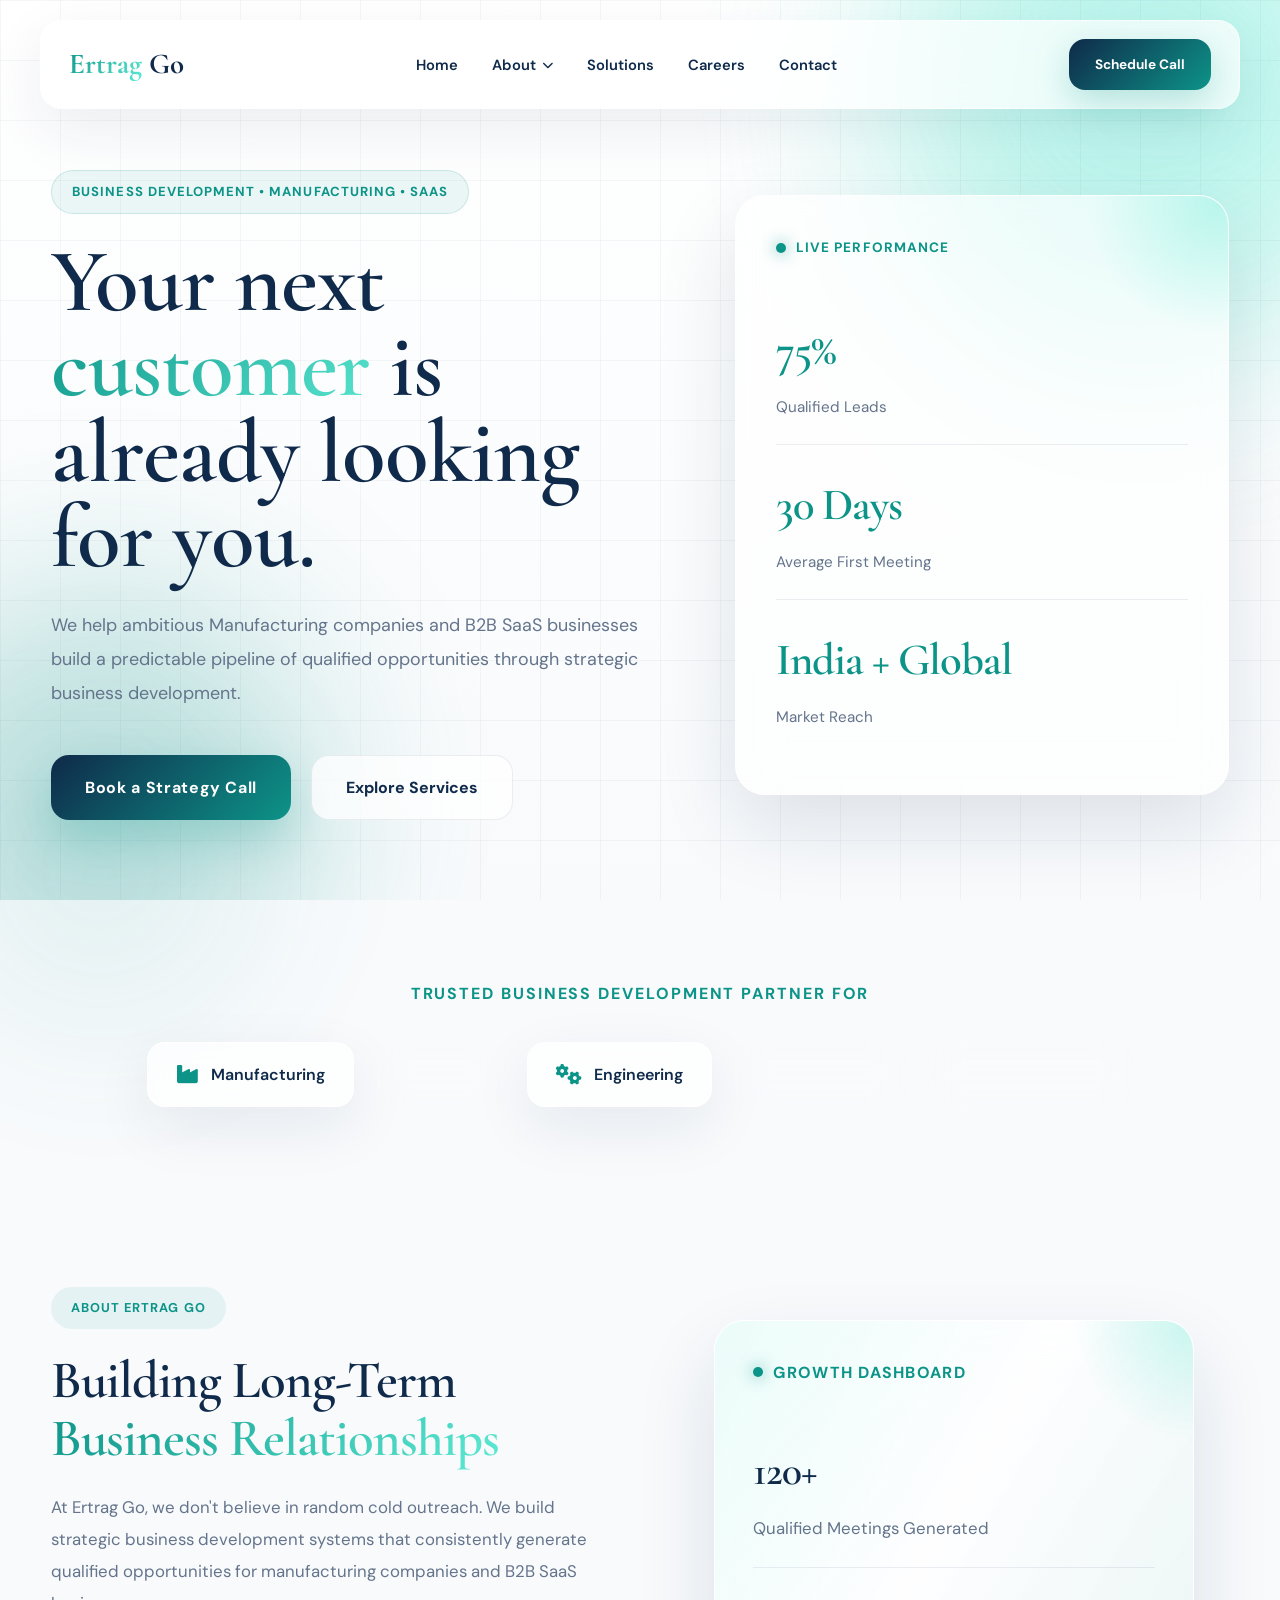
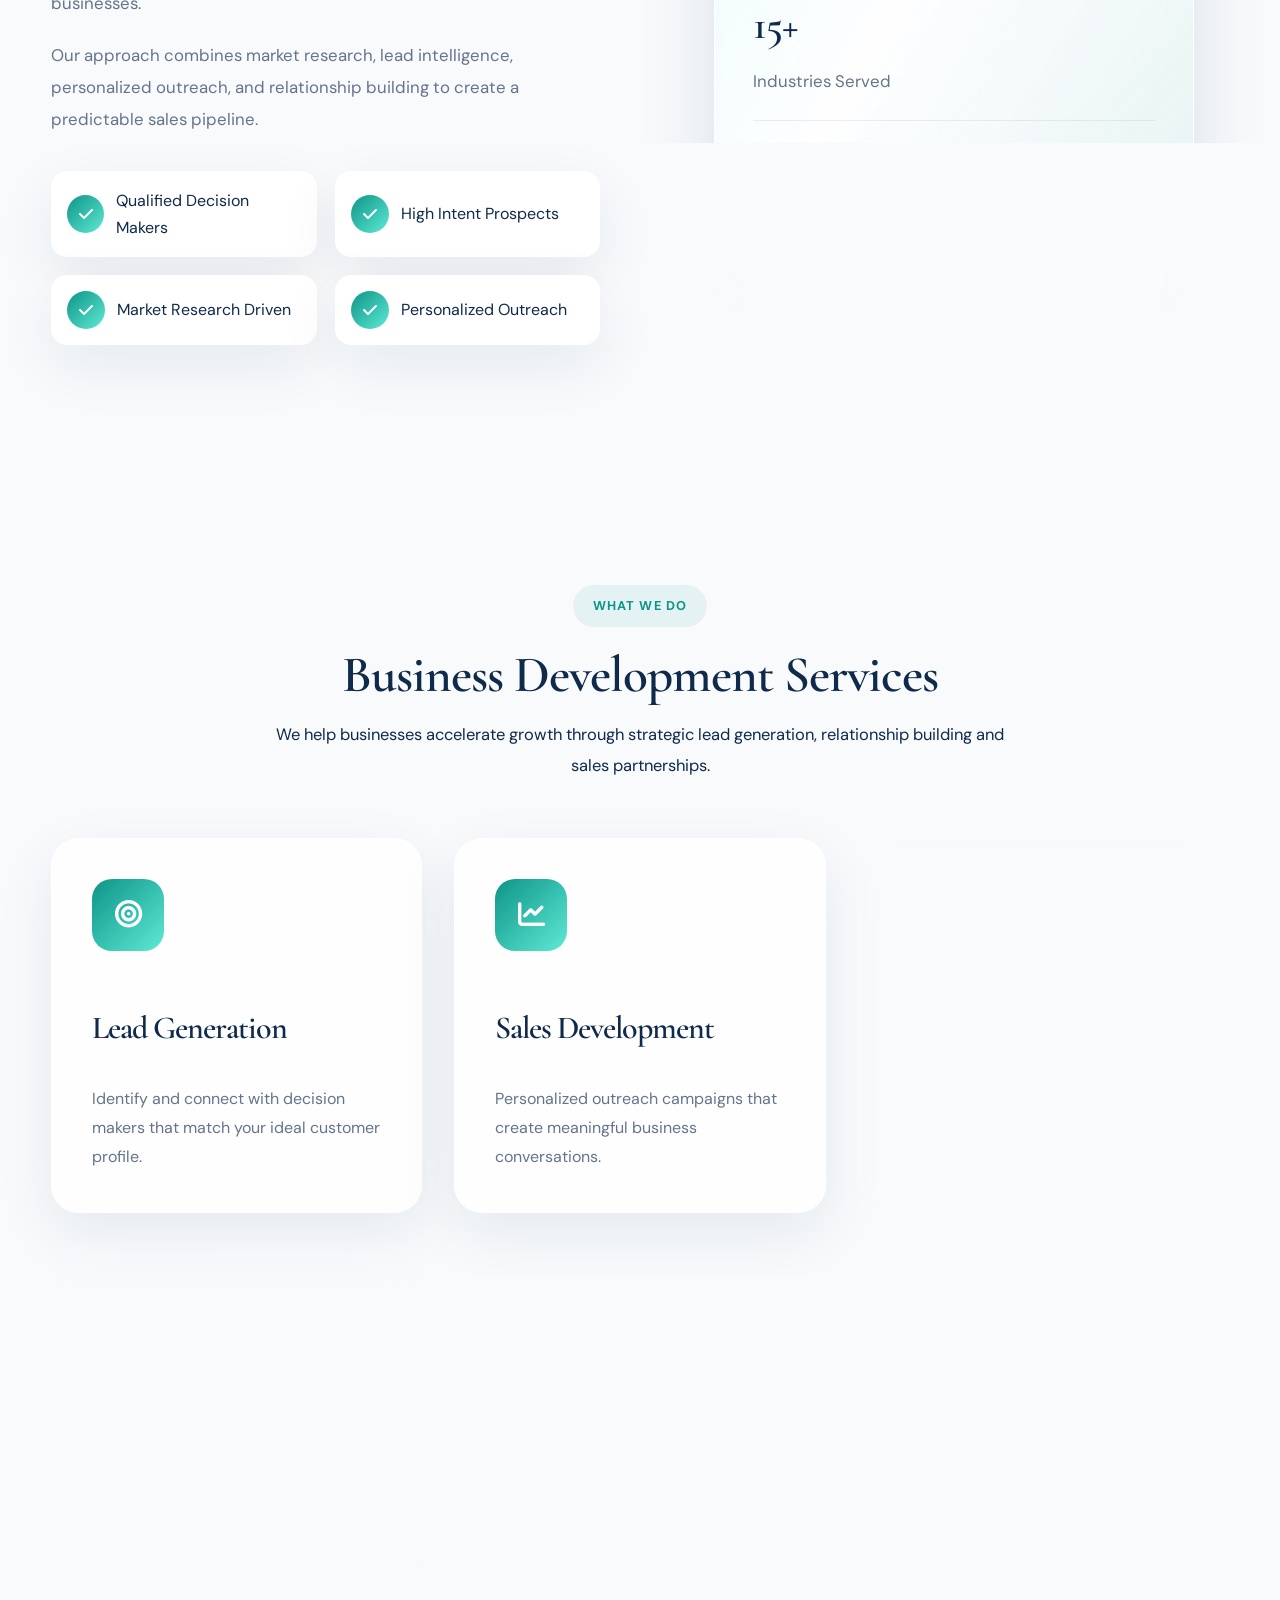
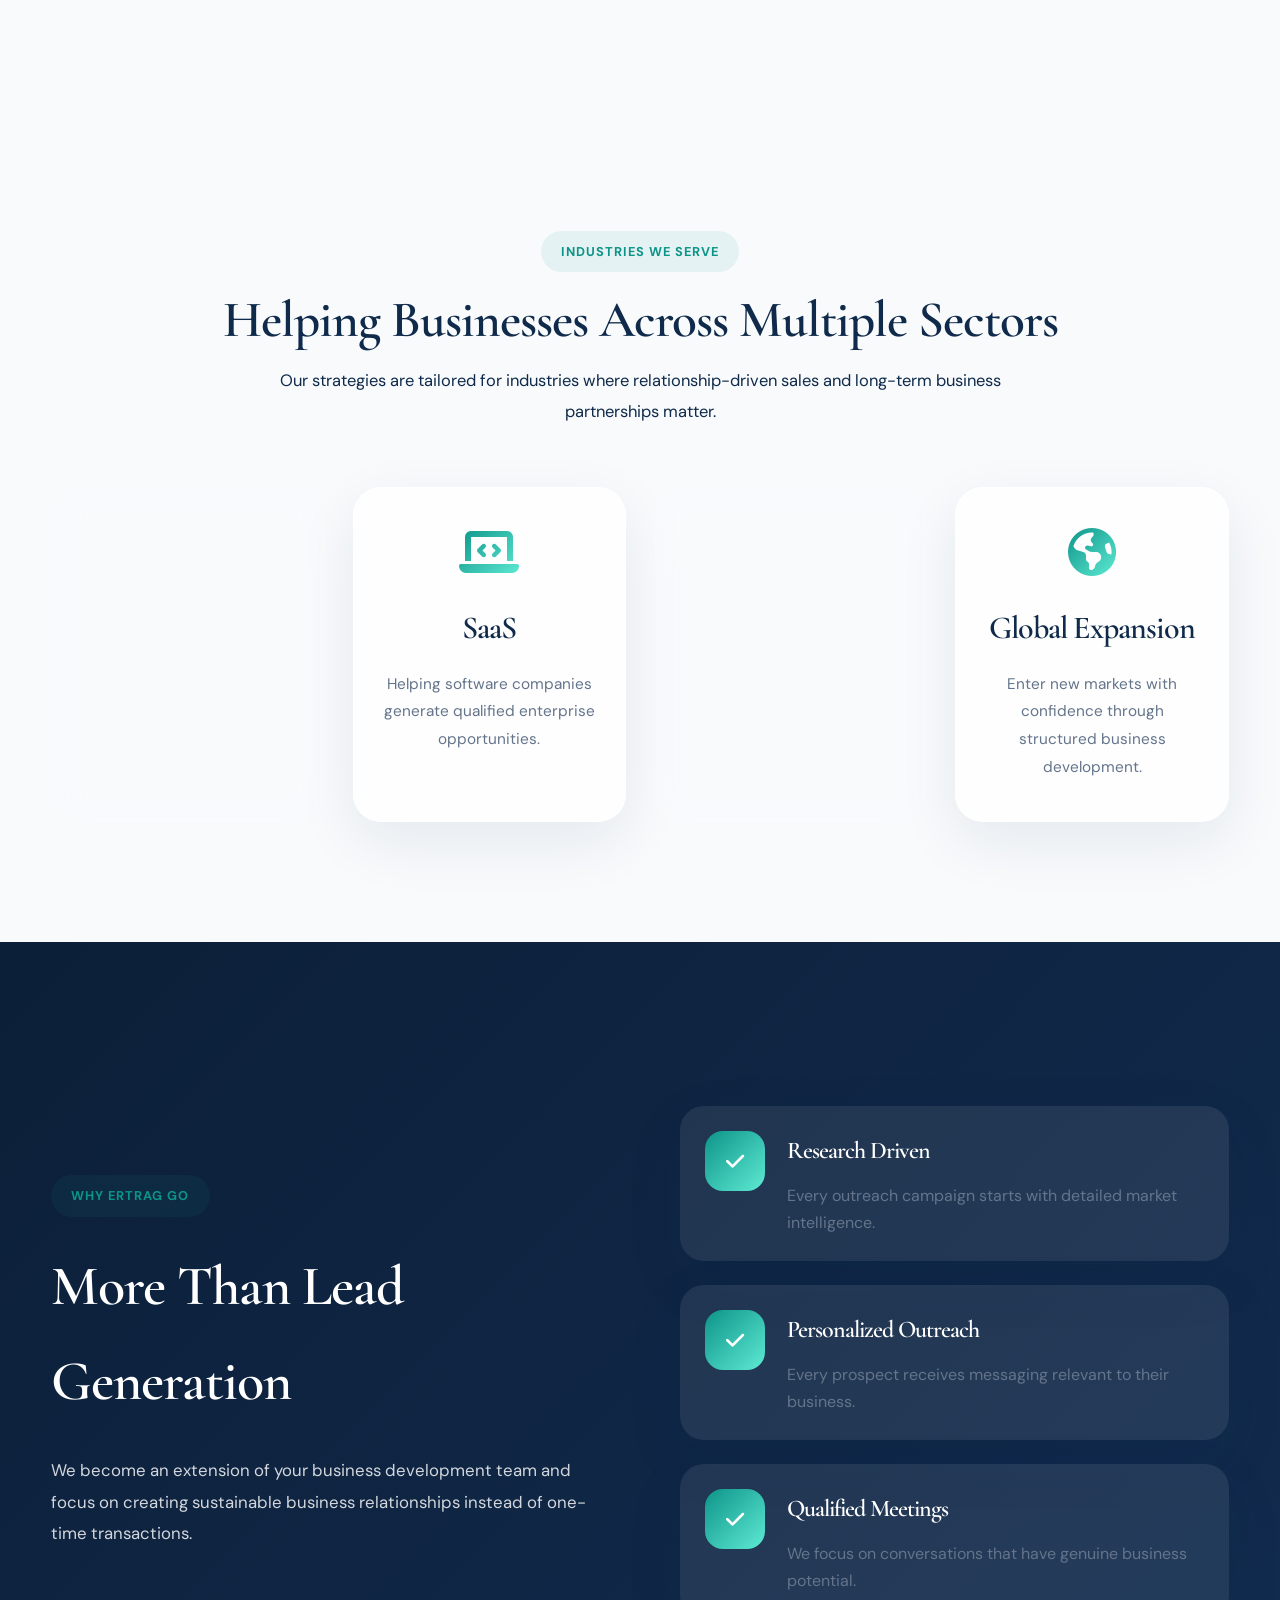
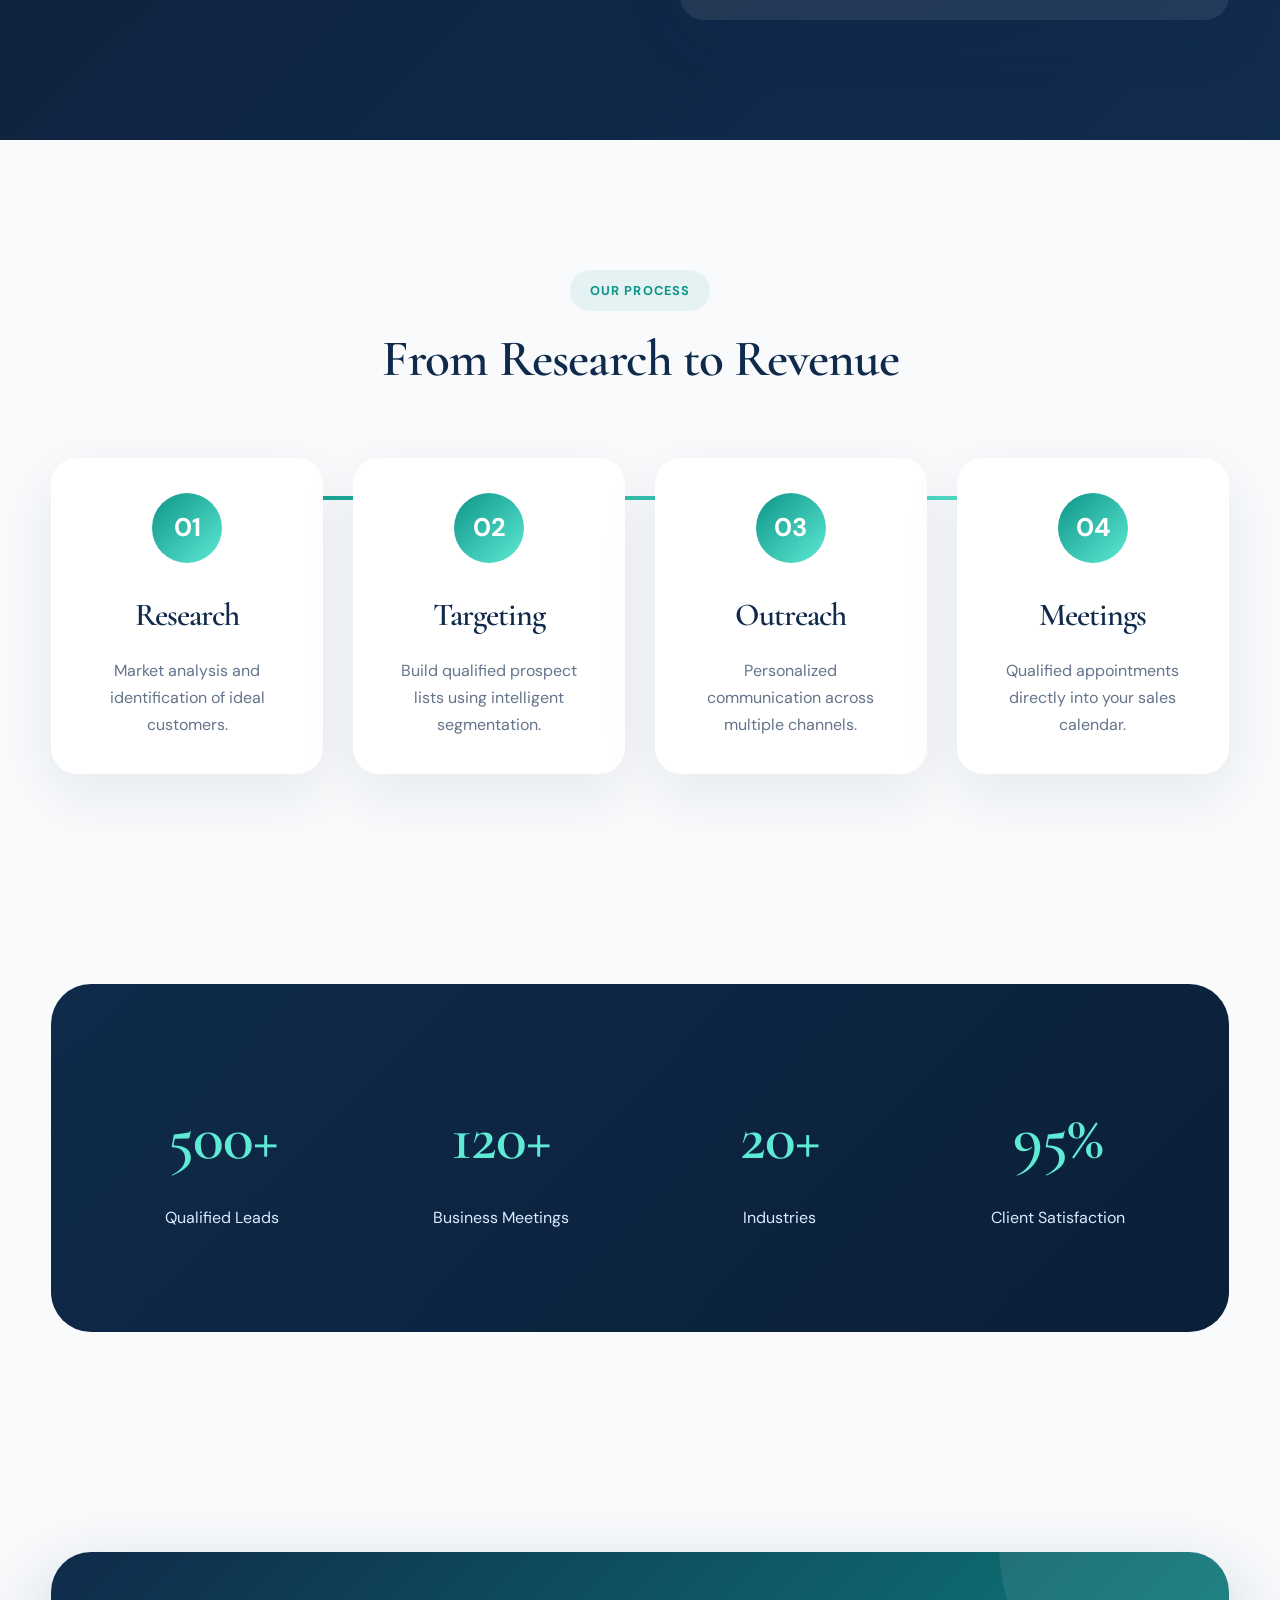
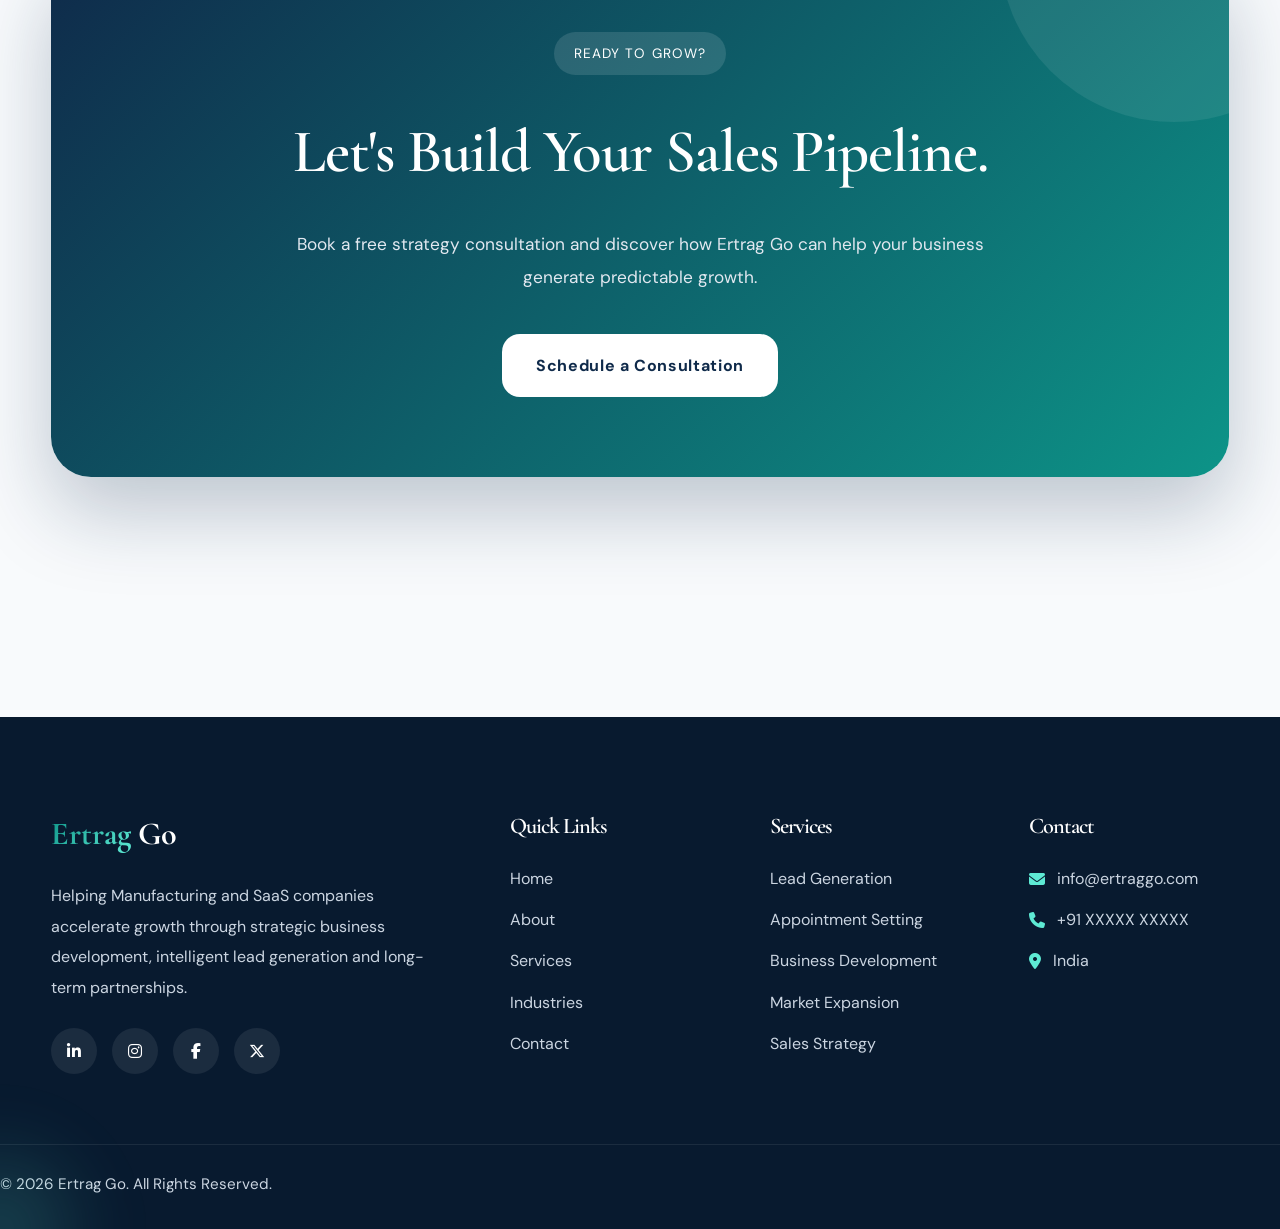
<file: index.html>
<!DOCTYPE html>
<html lang="en">

<head>

    <meta charset="UTF-8">

    <meta name="viewport" content="width=device-width, initial-scale=1.0">

    <title>Ertrag Go | Business Development Partner</title>

    <meta name="description"
        content="Ertrag Go helps Manufacturing and SaaS companies accelerate growth through strategic business development, lead generation, and sales partnerships.">

    <meta name="keywords"
        content="Business Development, Lead Generation, B2B Sales, Manufacturing, SaaS, Ertrag Go">

    <meta name="author" content="Ertrag Go">

    <link rel="preconnect" href="https://fonts.googleapis.com">

    <link rel="preconnect" href="https://fonts.gstatic.com" crossorigin>

    <link href="https://fonts.googleapis.com/css2?family=Cormorant+Garamond:wght@500;600;700&family=DM+Sans:wght@300;400;500;700&display=swap"
        rel="stylesheet">

    <link rel="stylesheet"
        href="https://cdnjs.cloudflare.com/ajax/libs/font-awesome/6.7.2/css/all.min.css">

    <link rel="stylesheet" href="style.css">

</head>

<body>

    <!-- Background Effects -->

    <div class="page-bg">

        <div class="bg-gradient bg-one"></div>

        <div class="bg-gradient bg-two"></div>

        <div class="bg-grid"></div>

    </div>

    <!-- Scroll Progress -->

    <div id="progressBar"></div>

    <!-- Navigation -->

    <header class="header">

        <nav class="navbar">

            <a href="#" class="logo">

                <span>Ertrag</span> Go

            </a>

            <ul class="nav-links">

                <li><a href="index.html">Home</a></li>

                <li class="has-dropdown">

                    <a class="dropdown-trigger">

                        About

                        <i class="fas fa-chevron-down"></i>

                    </a>

                    <div class="dropdown-menu">

                        <a href="about-company.html">About Company</a>

                        <a href="our-story.html">Our Story</a>

                        <a href="team.html">Team</a>

                    </div>

                </li>

                <li><a href="solutions.html">Solutions</a></li>

                <li><a href="careers.html">Careers</a></li>

                <li><a href="contact.html">Contact</a></li>

            </ul>

            <a href="https://calendar.app.google/tHdzG3xawfPp5ti7A" class="nav-btn">

                Schedule Call

            </a>

            <button class="menu-toggle">

                <i class="fas fa-bars"></i>

            </button>

        </nav>

    </header>

    <!-- ==========================
            HERO SECTION
    =========================== -->

    <section class="hero" id="home">

        <div class="hero-container">

            <div class="hero-content">

                <span class="hero-badge">

                    Business Development • Manufacturing • SaaS

                </span>

                <h1>

                    Your next

                    <span>

                        customer

                    </span>

                    is already looking for you.

                </h1>

                <p>

                    We help ambitious Manufacturing companies and B2B SaaS businesses build a predictable pipeline of qualified opportunities through strategic business development.

                </p>

                <div class="hero-buttons">

                    <a href="#contact" class="btn-primary">

                        Book a Strategy Call

                    </a>

                    <a href="#services" class="btn-secondary">

                        Explore Services

                    </a>

                </div>

            </div>

            <div class="hero-card">

                <div class="card-header">

                    <span class="live-dot"></span>

                    Live Performance

                </div>

                <div class="metric">

                    <h2>75%</h2>

                    <p>Qualified Leads</p>

                </div>

                <div class="metric">

                    <h2>30 Days</h2>

                    <p>Average First Meeting</p>

                </div>

                <div class="metric">

                    <h2>India + Global</h2>

                    <p>Market Reach</p>

                </div>

            </div>

        </div>

    </section>

        <!-- ==========================
            TRUST STRIP
    =========================== -->

    <section class="trust-strip">

        <div class="container">

            <p class="trust-title">
                Trusted Business Development Partner for
            </p>

            <div class="trust-items">

                <div class="trust-box">
                    <i class="fa-solid fa-industry"></i>
                    Manufacturing
                </div>

                <div class="trust-box">
                    <i class="fa-solid fa-microchip"></i>
                    SaaS
                </div>

                <div class="trust-box">
                    <i class="fa-solid fa-gears"></i>
                    Engineering
                </div>

                <div class="trust-box">
                    <i class="fa-solid fa-building"></i>
                    Enterprises
                </div>

                <div class="trust-box">
                    <i class="fa-solid fa-earth-asia"></i>
                    Global Markets
                </div>

            </div>

        </div>

    </section>

    <!-- ==========================
            ABOUT SECTION
    =========================== -->

    <section class="about" id="about">

        <div class="container about-grid">

            <div class="about-content">

                <span class="section-tag">
                    About Ertrag Go
                </span>

                <h2>
                    Building Long-Term
                    <span>Business Relationships</span>
                </h2>

                <p>

                    At Ertrag Go, we don't believe in random cold outreach.

                    We build strategic business development systems that consistently
                    generate qualified opportunities for manufacturing companies
                    and B2B SaaS businesses.

                </p>

                <p>

                    Our approach combines market research,
                    lead intelligence,
                    personalized outreach,
                    and relationship building
                    to create a predictable sales pipeline.

                </p>

                <div class="about-features">

                    <div class="feature">

                        <i class="fa-solid fa-check"></i>

                        <span>

                            Qualified Decision Makers

                        </span>

                    </div>

                    <div class="feature">

                        <i class="fa-solid fa-check"></i>

                        <span>

                            High Intent Prospects

                        </span>

                    </div>

                    <div class="feature">

                        <i class="fa-solid fa-check"></i>

                        <span>

                            Market Research Driven

                        </span>

                    </div>

                    <div class="feature">

                        <i class="fa-solid fa-check"></i>

                        <span>

                            Personalized Outreach

                        </span>

                    </div>

                </div>

            </div>

            <div class="about-card">

                <div class="glass-card">

                    <div class="glass-top">

                        <span class="pulse"></span>

                        Growth Dashboard

                    </div>

                    <div class="dashboard-stat">

                        <h3>120+</h3>

                        <p>

                            Qualified Meetings Generated

                        </p>

                    </div>

                    <div class="dashboard-stat">

                        <h3>15+</h3>

                        <p>

                            Industries Served

                        </p>

                    </div>

                    <div class="dashboard-stat">

                        <h3>95%</h3>

                        <p>

                            Client Satisfaction

                        </p>

                    </div>

                </div>

            </div>

        </div>

    </section>

    <!-- ==========================
            SERVICES
    =========================== -->

    <section class="services" id="services">

        <div class="container">

            <div class="section-heading">

                <span>

                    What We Do

                </span>

                <h2>

                    Business Development
                    Services

                </h2>

                <p>

                    We help businesses accelerate growth through strategic
                    lead generation, relationship building and sales
                    partnerships.

                </p>

            </div>

            <div class="services-grid">

                <div class="service-card">

                    <div class="service-icon">

                        <i class="fa-solid fa-bullseye"></i>

                    </div>

                    <h3>

                        Lead Generation

                    </h3>

                    <p>

                        Identify and connect with decision makers that
                        match your ideal customer profile.

                    </p>

                </div>

                <div class="service-card">

                    <div class="service-icon">

                        <i class="fa-solid fa-chart-line"></i>

                    </div>

                    <h3>

                        Sales Development

                    </h3>

                    <p>

                        Personalized outreach campaigns that create
                        meaningful business conversations.

                    </p>

                </div>

                <div class="service-card">

                    <div class="service-icon">

                        <i class="fa-solid fa-users"></i>

                    </div>

                    <h3>

                        Appointment Setting

                    </h3>

                    <p>

                        Qualified meetings delivered directly to your
                        sales calendar.

                    </p>

                </div>

                <div class="service-card">

                    <div class="service-icon">

                        <i class="fa-solid fa-globe"></i>

                    </div>

                    <h3>

                        Market Expansion

                    </h3>

                    <p>

                        Expand into new regions and industries with
                        confidence.

                    </p>

                </div>

            </div>

        </div>

    </section>

        <!-- ==========================
            INDUSTRIES
    =========================== -->

    <section class="industries" id="industries">

        <div class="container">

            <div class="section-heading">

                <span>Industries We Serve</span>

                <h2>Helping Businesses Across Multiple Sectors</h2>

                <p>
                    Our strategies are tailored for industries where
                    relationship-driven sales and long-term business
                    partnerships matter.
                </p>

            </div>

            <div class="industry-grid">

                <div class="industry-card">
                    <i class="fa-solid fa-industry"></i>
                    <h3>Manufacturing</h3>
                    <p>
                        Industrial equipment, engineering products,
                        OEMs and export businesses.
                    </p>
                </div>

                <div class="industry-card">
                    <i class="fa-solid fa-laptop-code"></i>
                    <h3>SaaS</h3>
                    <p>
                        Helping software companies generate qualified
                        enterprise opportunities.
                    </p>
                </div>

                <div class="industry-card">
                    <i class="fa-solid fa-gears"></i>
                    <h3>Engineering</h3>
                    <p>
                        Strategic outreach for engineering,
                        automation and technology companies.
                    </p>
                </div>

                <div class="industry-card">
                    <i class="fa-solid fa-earth-americas"></i>
                    <h3>Global Expansion</h3>
                    <p>
                        Enter new markets with confidence through
                        structured business development.
                    </p>
                </div>

            </div>

        </div>

    </section>

    <!-- ==========================
            WHY CHOOSE US
    =========================== -->

    <section class="why-us">

        <div class="container why-grid">

            <div>

                <span class="section-tag">
                    Why Ertrag Go
                </span>

                <h2>

                    More Than Lead Generation

                </h2>

                <p>

                    We become an extension of your business
                    development team and focus on creating
                    sustainable business relationships instead
                    of one-time transactions.

                </p>

            </div>

            <div class="why-list">

                <div class="why-item">

                    <i class="fa-solid fa-check"></i>

                    <div>

                        <h4>Research Driven</h4>

                        <p>
                            Every outreach campaign starts with
                            detailed market intelligence.
                        </p>

                    </div>

                </div>

                <div class="why-item">

                    <i class="fa-solid fa-check"></i>

                    <div>

                        <h4>Personalized Outreach</h4>

                        <p>
                            Every prospect receives messaging
                            relevant to their business.
                        </p>

                    </div>

                </div>

                <div class="why-item">

                    <i class="fa-solid fa-check"></i>

                    <div>

                        <h4>Qualified Meetings</h4>

                        <p>
                            We focus on conversations that have
                            genuine business potential.
                        </p>

                    </div>

                </div>

            </div>

        </div>

    </section>

    <!-- ==========================
            PROCESS
    =========================== -->

    <section class="process">

        <div class="container">

            <div class="section-heading">

                <span>Our Process</span>

                <h2>

                    From Research to Revenue

                </h2>

            </div>

            <div class="timeline">

                <div class="timeline-item">

                    <span>01</span>

                    <h3>Research</h3>

                    <p>
                        Market analysis and identification
                        of ideal customers.
                    </p>

                </div>

                <div class="timeline-item">

                    <span>02</span>

                    <h3>Targeting</h3>

                    <p>
                        Build qualified prospect lists
                        using intelligent segmentation.
                    </p>

                </div>

                <div class="timeline-item">

                    <span>03</span>

                    <h3>Outreach</h3>

                    <p>
                        Personalized communication
                        across multiple channels.
                    </p>

                </div>

                <div class="timeline-item">

                    <span>04</span>

                    <h3>Meetings</h3>

                    <p>
                        Qualified appointments directly
                        into your sales calendar.
                    </p>

                </div>

            </div>

        </div>

    </section>

    <!-- ==========================
            STATS
    =========================== -->

    <section class="stats">

        <div class="container stats-grid">

            <div class="stat-box">

                <h2>500+</h2>

                <p>Qualified Leads</p>

            </div>

            <div class="stat-box">

                <h2>120+</h2>

                <p>Business Meetings</p>

            </div>

            <div class="stat-box">

                <h2>20+</h2>

                <p>Industries</p>

            </div>

            <div class="stat-box">

                <h2>95%</h2>

                <p>Client Satisfaction</p>

            </div>

        </div>

    </section>

    <!-- ==========================
            CTA
    =========================== -->

    <section class="cta" id="contact">

        <div class="container">

            <div class="cta-box">

                <span>

                    Ready to Grow?

                </span>

                <h2>

                    Let's Build Your Sales Pipeline.

                </h2>

                <p>

                    Book a free strategy consultation and
                    discover how Ertrag Go can help your
                    business generate predictable growth.

                </p>

                <a href="#" class="btn-primary">

                    Schedule a Consultation

                </a>

            </div>

        </div>

    </section>

        <!-- ==========================
            FOOTER
    =========================== -->

    <footer class="footer">

        <div class="container footer-grid">

            <!-- Company -->

            <div class="footer-column">

                <a href="#" class="footer-logo">

                    <span>Ertrag</span> Go

                </a>

                <p>

                    Helping Manufacturing and SaaS companies accelerate
                    growth through strategic business development,
                    intelligent lead generation and long-term partnerships.

                </p>

                <div class="social-links">

                    <a href="#"><i class="fab fa-linkedin-in"></i></a>

                    <a href="#"><i class="fab fa-instagram"></i></a>

                    <a href="#"><i class="fab fa-facebook-f"></i></a>

                    <a href="#"><i class="fab fa-x-twitter"></i></a>

                </div>

            </div>

            <!-- Quick Links -->

            <div class="footer-column">

                <h3>Quick Links</h3>

                <ul>

                    <li><a href="#home">Home</a></li>

                    <li><a href="#about">About</a></li>

                    <li><a href="#services">Services</a></li>

                    <li><a href="#industries">Industries</a></li>

                    <li><a href="#contact">Contact</a></li>

                </ul>

            </div>

            <!-- Services -->

            <div class="footer-column">

                <h3>Services</h3>

                <ul>

                    <li>Lead Generation</li>

                    <li>Appointment Setting</li>

                    <li>Business Development</li>

                    <li>Market Expansion</li>

                    <li>Sales Strategy</li>

                </ul>

            </div>

            <!-- Contact -->

            <div class="footer-column">

                <h3>Contact</h3>

                <ul class="contact-list">

                    <li>

                        <i class="fas fa-envelope"></i>

                        info@ertraggo.com

                    </li>

                    <li>

                        <i class="fas fa-phone"></i>

                        +91 XXXXX XXXXX

                    </li>

                    <li>

                        <i class="fas fa-location-dot"></i>

                        India

                    </li>

                </ul>

            </div>

        </div>

        <div class="footer-bottom">

            <p>

                © 2026 Ertrag Go. All Rights Reserved.

            </p>

        </div>

    </footer>

    <!-- Scroll To Top -->

    <button id="backToTop">

        <i class="fas fa-arrow-up"></i>

    </button>

    <!-- Cursor Glow -->

    <div class="cursor-glow"></div>

    <!-- Scripts -->

    <script src="script.js"></script>

</body>

</html>
</file>
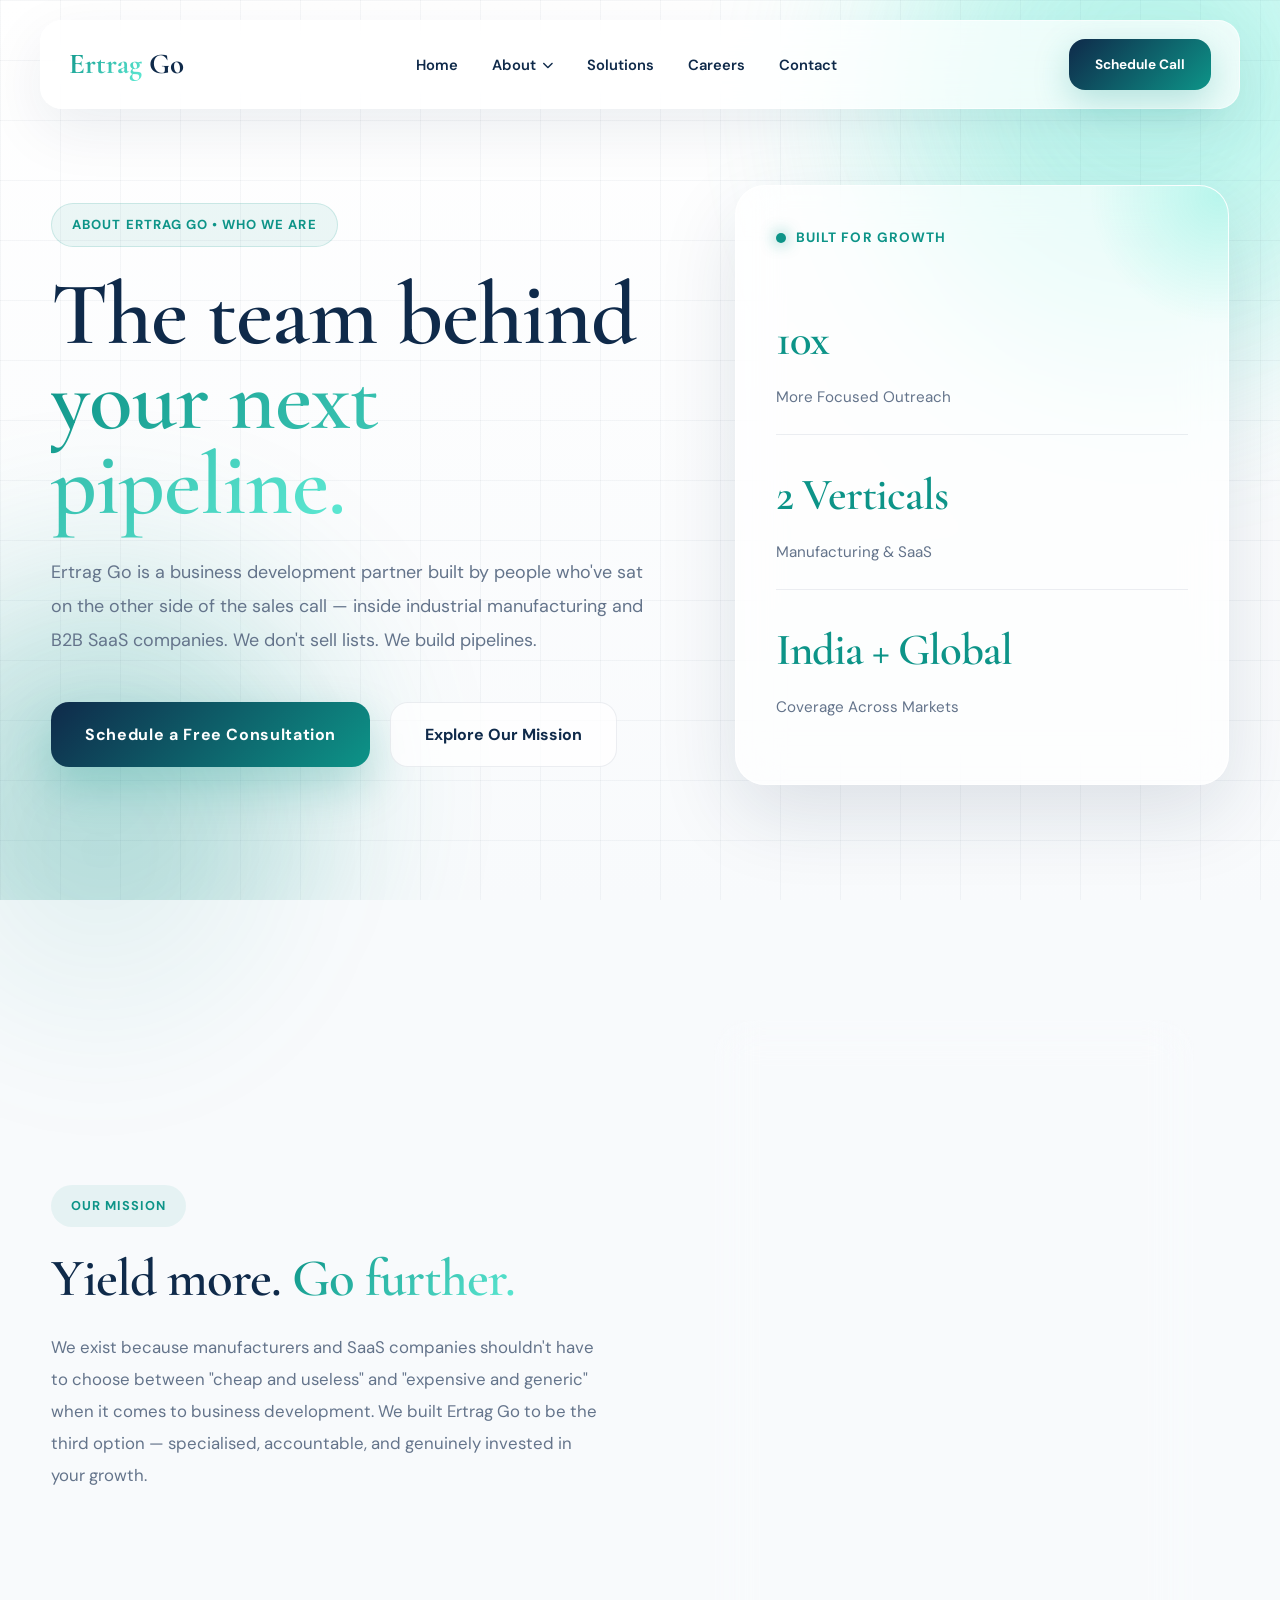
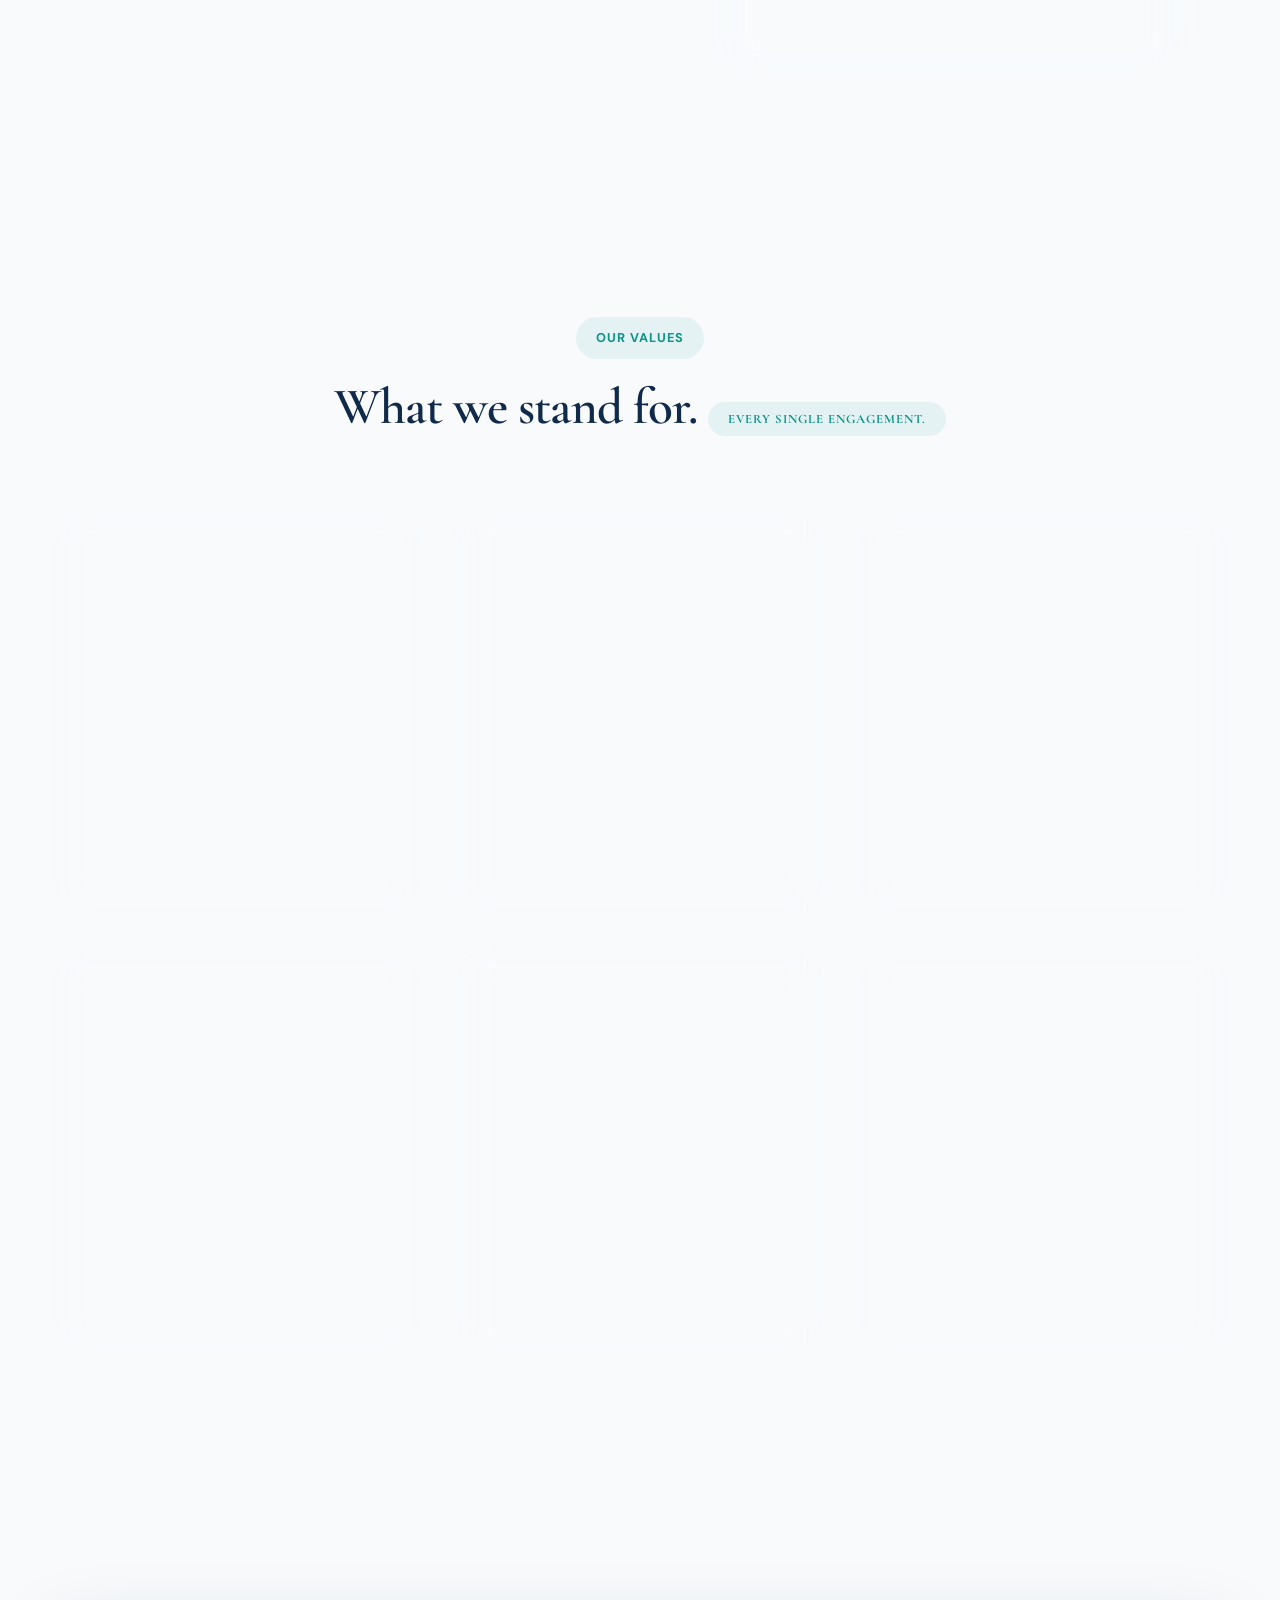
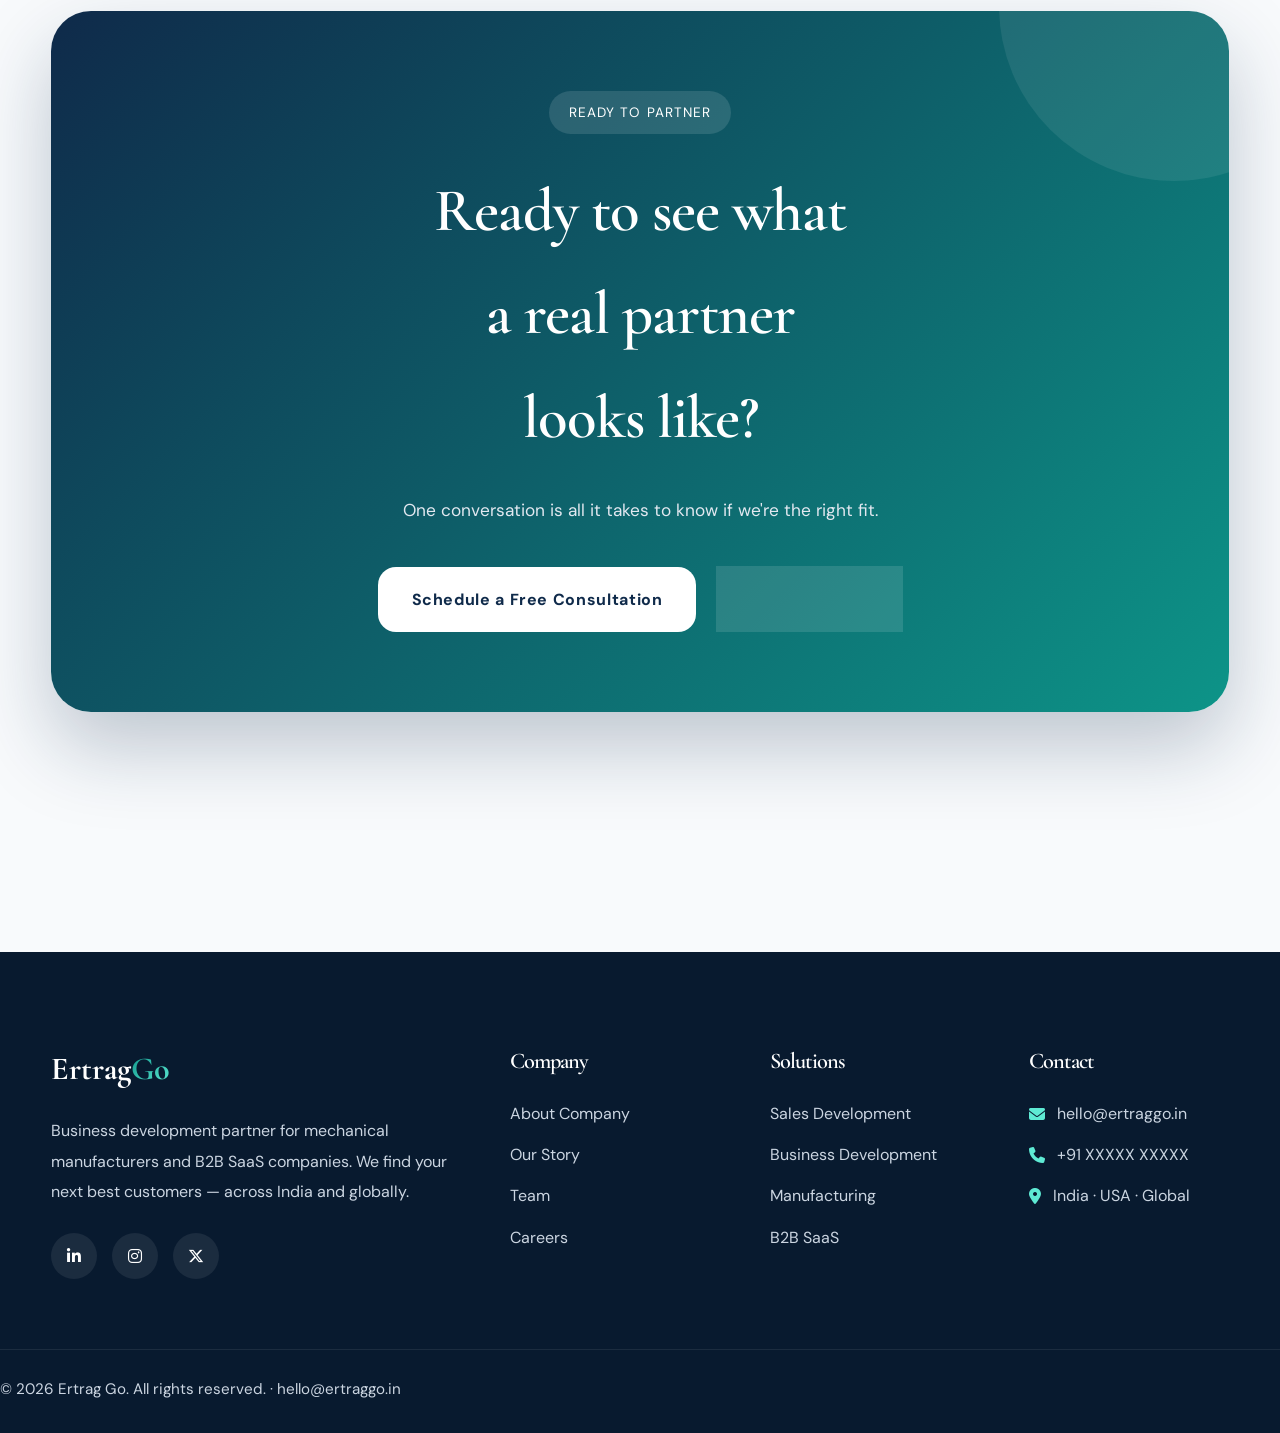
<file: about-company.html>
<!DOCTYPE html>
<html lang="en">
<head>
<meta charset="UTF-8">
<meta name="viewport" content="width=device-width, initial-scale=1.0">
<title>About Us — Ertrag Go</title>
<link href="https://fonts.googleapis.com/css2?family=Cormorant+Garamond:ital,wght@0,300;0,400;0,600;0,700;1,300;1,400&family=DM+Sans:wght@300;400;500;600&family=DM+Mono:wght@400;500&display=swap" rel="stylesheet">
<link rel="stylesheet" href="https://cdnjs.cloudflare.com/ajax/libs/font-awesome/6.7.2/css/all.min.css">
<link rel="stylesheet" href="style.css">
<script async src="https://www.googletagmanager.com/gtag/js?id=G-P9GVSZBF7D"></script>
<script>
  window.dataLayer = window.dataLayer || [];
  function gtag(){dataLayer.push(arguments);}
  gtag('js', new Date());
  gtag('config', 'G-P9GVSZBF7D');
</script>
</head>
<body>

    <div class="page-bg">

        <div class="bg-gradient bg-one"></div>

        <div class="bg-gradient bg-two"></div>

        <div class="bg-grid"></div>

    </div>

    <div id="progressBar"></div>

    <header class="header">

        <nav class="navbar">

            <a href="index.html" class="logo">

                <span>Ertrag</span> Go

            </a>

            <ul class="nav-links">

                <li><a href="index.html">Home</a></li>

                <li class="has-dropdown">

                    <a  class="dropdown-trigger">

                        About

                        <i class="fas fa-chevron-down"></i>

                    </a>

                    <div class="dropdown-menu">

                        <a href="about-company.html">About Company</a>

                        <a href="our-story.html">Our Story</a>

                        <a href="team.html">Team</a>

                    </div>

                </li>

                <li><a href="solutions.html">Solutions</a></li>

                <li><a href="careers.html">Careers</a></li>

                <li><a href="contact.html">Contact</a></li>

            </ul>

            <a href="https://calendar.app.google/tHdzG3xawfPp5ti7A" class="nav-btn">

                Schedule Call

            </a>

            <button class="menu-toggle" aria-label="Menu">

                <i class="fas fa-bars"></i>

            </button>

        </nav>

    </header>

    <section class="hero" id="home">

        <div class="hero-container">

            <div class="hero-content">

                <span class="hero-badge">

                    About Ertrag Go • Who We Are

                </span>

                <h1>

                    The team behind

                    <span>

                        your next pipeline.

                    </span>

                </h1>

                <p>

                    Ertrag Go is a business development partner built by people who've sat on the other side of the sales call — inside industrial manufacturing and B2B SaaS companies. We don't sell lists. We build pipelines.

                </p>

                <div class="hero-buttons">

                    <a href="contact.html" class="btn-primary">

                        Schedule a Free Consultation

                    </a>

                    <a href="#mission" class="btn-secondary">

                        Explore Our Mission

                    </a>

                </div>

            </div>

            <div class="hero-card">

                <div class="card-header">

                    <span class="live-dot"></span>

                    Built for Growth

                </div>

                <div class="metric">

                    <h2>10x</h2>

                    <p>More Focused Outreach</p>

                </div>

                <div class="metric">

                    <h2>2 Verticals</h2>

                    <p>Manufacturing &amp; SaaS</p>

                </div>

                <div class="metric">

                    <h2>India + Global</h2>

                    <p>Coverage Across Markets</p>

                </div>

            </div>

        </div>

    </section>

    <section class="about" id="mission">

        <div class="container about-grid">

            <div class="about-content">

                <span class="section-tag">
                    Our Mission
                </span>

                <h2>
                    Yield more.
                    <span>Go further.</span>
                </h2>

                <p>

                    We exist because manufacturers and SaaS companies shouldn't have to choose between "cheap and useless" and "expensive and generic" when it comes to business development. We built Ertrag Go to be the third option — specialised, accountable, and genuinely invested in your growth.

                </p>

            </div>

            <div class="about-card">

                <div class="glass-card">

                    <div class="glass-top">

                        <span class="pulse"></span>

                        Why We Exist

                    </div>

                    <div class="dashboard-stat">

                        <h3>Focused</h3>

                        <p>

                            Better fit, better conversations, better outcomes.

                        </p>

                    </div>

                    <div class="dashboard-stat">

                        <h3>Accountable</h3>

                        <p>

                            We measure progress around pipeline quality and revenue impact.

                        </p>

                    </div>

                    <div class="dashboard-stat">

                        <h3>Specialized</h3>

                        <p>

                            Deep expertise in manufacturing and B2B SaaS only.

                        </p>

                    </div>

                </div>

            </div>

        </div>

    </section>

    <section class="services" id="values">

        <div class="container">

            <div class="section-heading">

                <span>

                    Our Values

                </span>

                <h2>

                    What we stand for.

                    <span>Every single engagement.</span>

                </h2>

            </div>

            <div class="services-grid">

                <article class="service-card">

                    <div class="service-icon">🎯</i></div>

                    <h3>Precision Over Volume</h3>

                    <p>We'd rather deliver 10 verified, trigger-based leads than 500 cold contacts. Quality is the whole product.</p>

                </article>

                <article class="service-card">

                    <div class="service-icon">🤝</i></div>

                    <h3>Skin in the Game</h3>

                    <p>Our success fee only kicks in when your deal closes. We're structurally aligned with your revenue, not just your retainer.</p>

                </article>

                <article class="service-card">

                    <div class="service-icon">🔍</i></div>

                    <h3>Radical Transparency</h3>

                    <p>We reach out under our own name, report honestly on what's working, and never inflate a pipeline to look good.</p>

                </article>

                <article class="service-card">

                    <div class="service-icon">🏭</i></div>

                    <h3>Industry Fluency</h3>

                    <p>We only work two verticals — manufacturing and B2B SaaS — because depth beats breadth every time.</p>

                </article>

                <article class="service-card">

                    <div class="service-icon">📈</i></div>

                    <h3>Built to Compound</h3>

                    <p>Every campaign makes the next one sharper. We treat your ICP data as a living asset, not a one-off list.</p>

                </article>

                <article class="service-card">

                    <div class="service-icon">🌍</i></div>

                    <h3>India + Global</h3>

                    <p>From domestic MIDC clusters to international contract manufacturers, we run campaigns across geographies.</p>

                </article>

            </div>

        </div>

    </section>

    <section class="cta">

        <div class="container">

            <div class="cta-box">

                <span>Ready to Partner</span>

                <h2>

                    Ready to see what

                    <br>

                    a real partner

                    <br>

                    looks like?

                </h2>

                <p>

                    One conversation is all it takes to know if we're the right fit.

                </p>

                <div class="hero-buttons" style="justify-content:center;">

                    <a href="contact.html" class="btn-primary">

                        Schedule a Free Consultation

                    </a>

                    <a href="solutions.html" class="btn-secondary" style="background:rgba(255,255,255,.12); color:white; border-color:rgba(255,255,255,.2);">

                        View Solutions

                    </a>

                </div>

            </div>

        </div>

    </section>

    <footer class="footer">

        <div class="container footer-grid">

            <div class="footer-column">

                <a href="index.html" class="footer-logo">

                    Ertrag<span>Go</span>

                </a>

                <p>

                    Business development partner for mechanical manufacturers and B2B SaaS companies. We find your next best customers — across India and globally.

                </p>

                <div class="social-links">

                    <a href="#"><i class="fa-brands fa-linkedin-in"></i></a>

                    <a href="#"><i class="fa-brands fa-instagram"></i></a>

                    <a href="#"><i class="fa-brands fa-x-twitter"></i></a>

                </div>

            </div>

            <div class="footer-column">

                <h3>Company</h3>

                <ul>

                    <li><a href="about-company.html">About Company</a></li>

                    <li><a href="our-story.html">Our Story</a></li>

                    <li><a href="team.html">Team</a></li>

                    <li><a href="careers.html">Careers</a></li>

                </ul>

            </div>

            <div class="footer-column">

                <h3>Solutions</h3>

                <ul>

                    <li><a href="solutions.html#services">Sales Development</a></li>

                    <li><a href="solutions.html#services">Business Development</a></li>

                    <li><a href="solutions.html#verticals">Manufacturing</a></li>

                    <li><a href="solutions.html#verticals">B2B SaaS</a></li>

                </ul>

            </div>

            <div class="footer-column">

                <h3>Contact</h3>

                <ul class="contact-list">

                    <li><i class="fa-solid fa-envelope"></i><a href="mailto:hello@ertraggo.in">hello@ertraggo.in</a></li>

                    <li><i class="fa-solid fa-phone"></i><a href="tel:+91XXXXXXXXXX">+91 XXXXX XXXXX</a></li>

                    <li><i class="fa-solid fa-location-dot"></i>India · USA · Global</li>

                </ul>

            </div>

        </div>

        <div class="footer-bottom">

            <p>© 2026 Ertrag Go. All rights reserved. · hello@ertraggo.in</p>

        </div>

    </footer>

    <button id="backToTop" aria-label="Back to top"><i class="fa-solid fa-arrow-up"></i></button>

    <script src="script.js"></script>

</body>
</html>
</file>
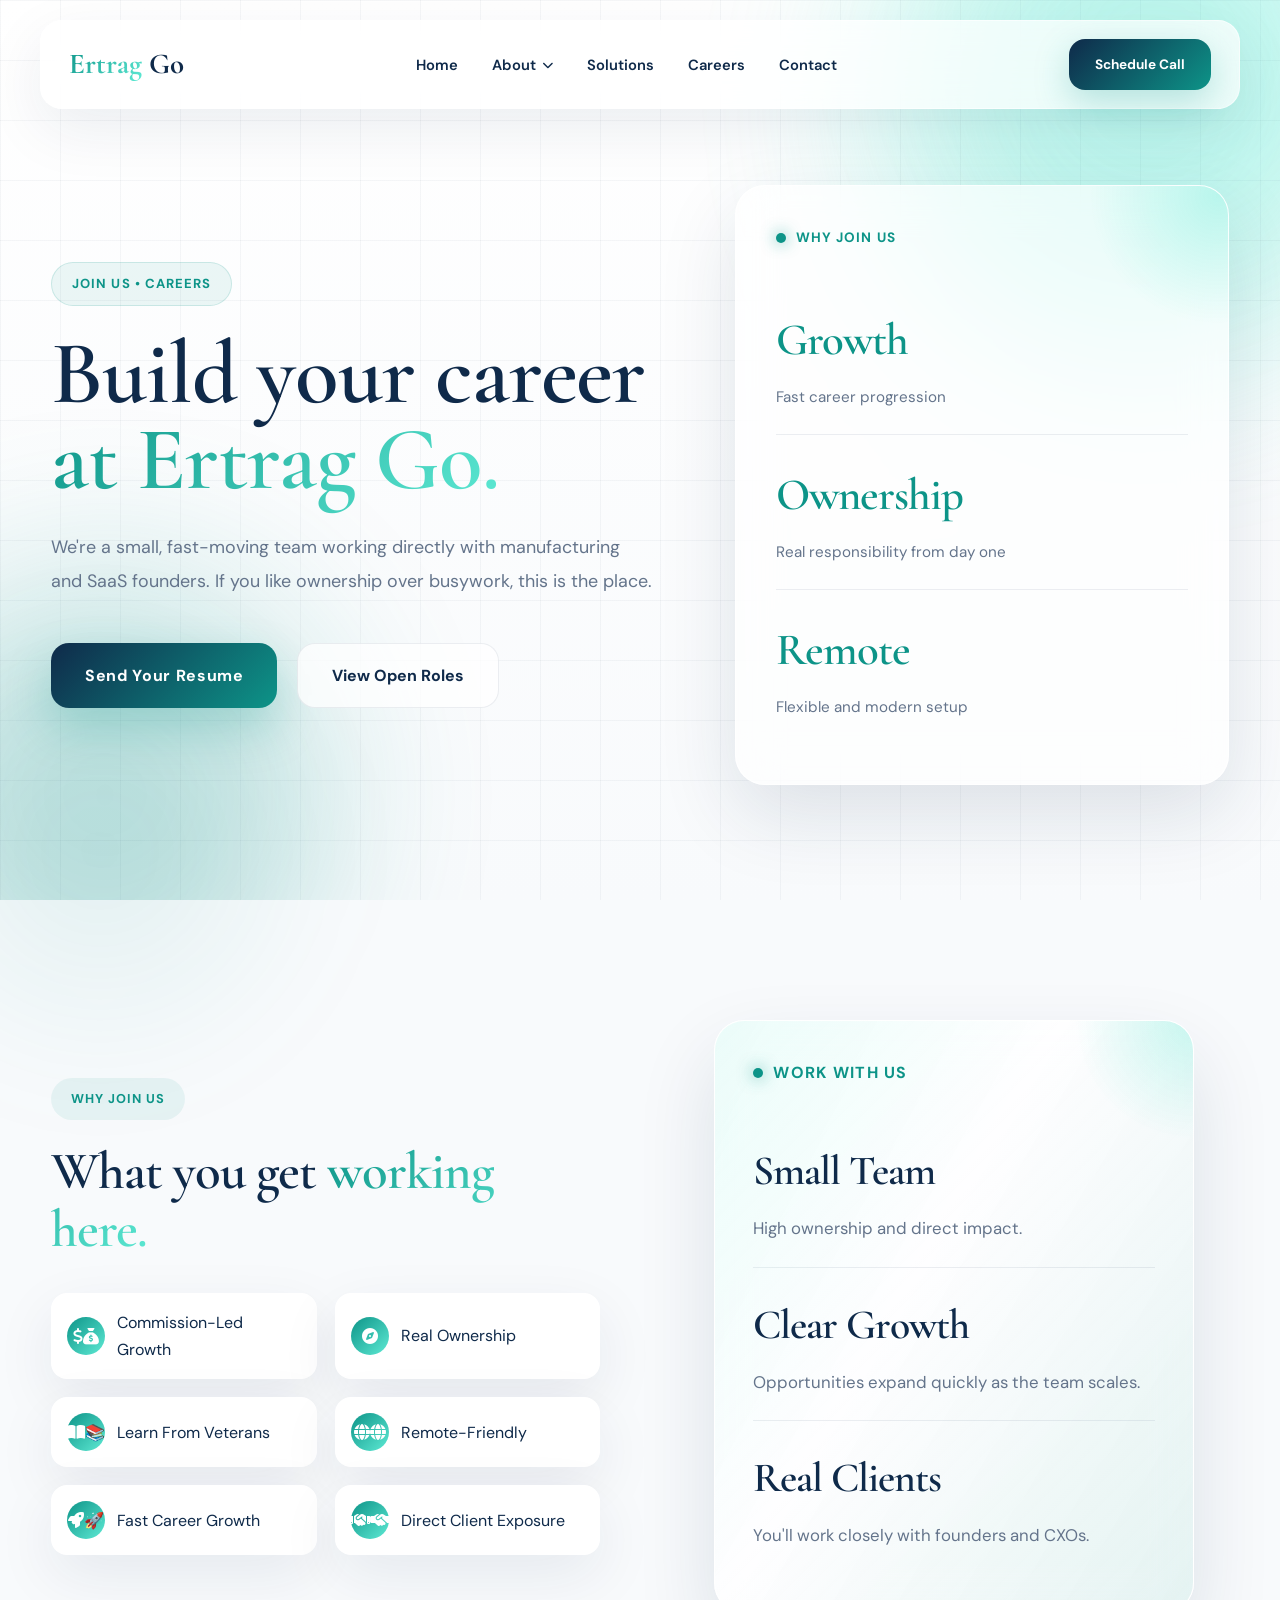
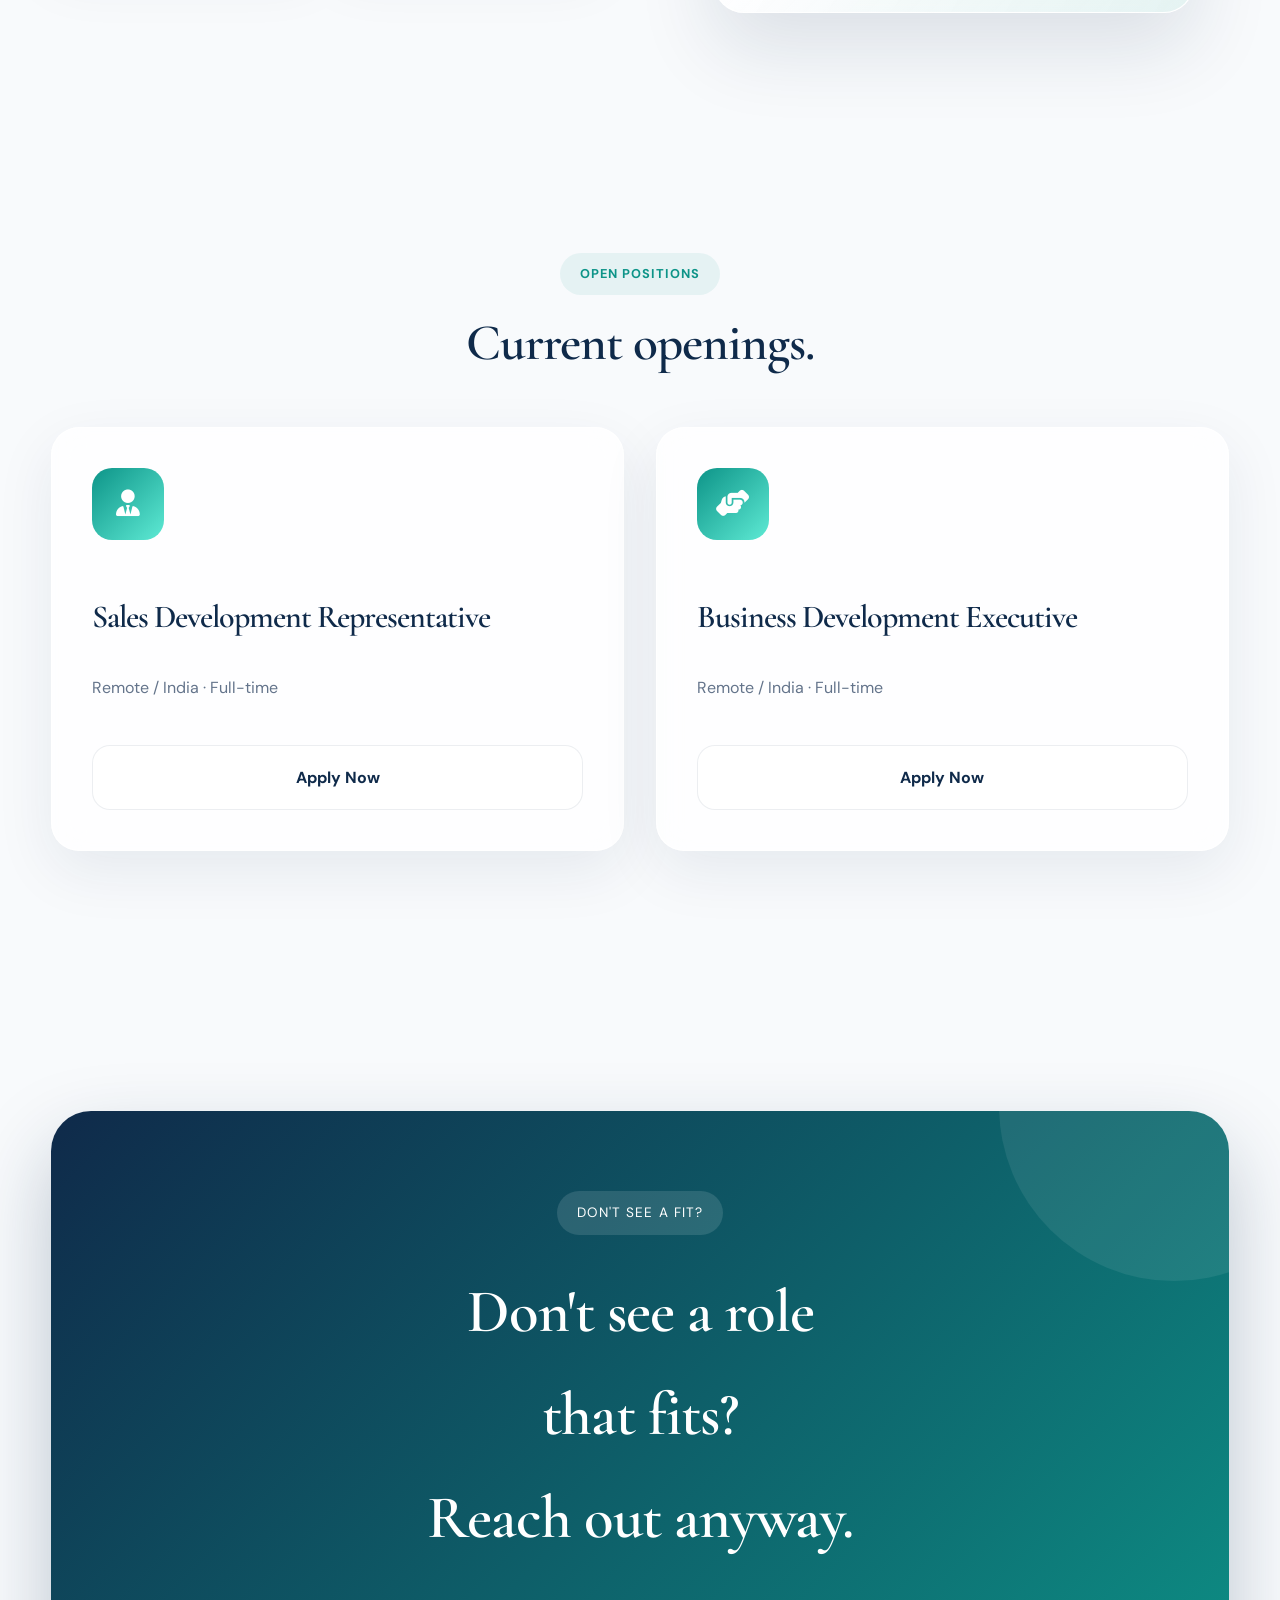
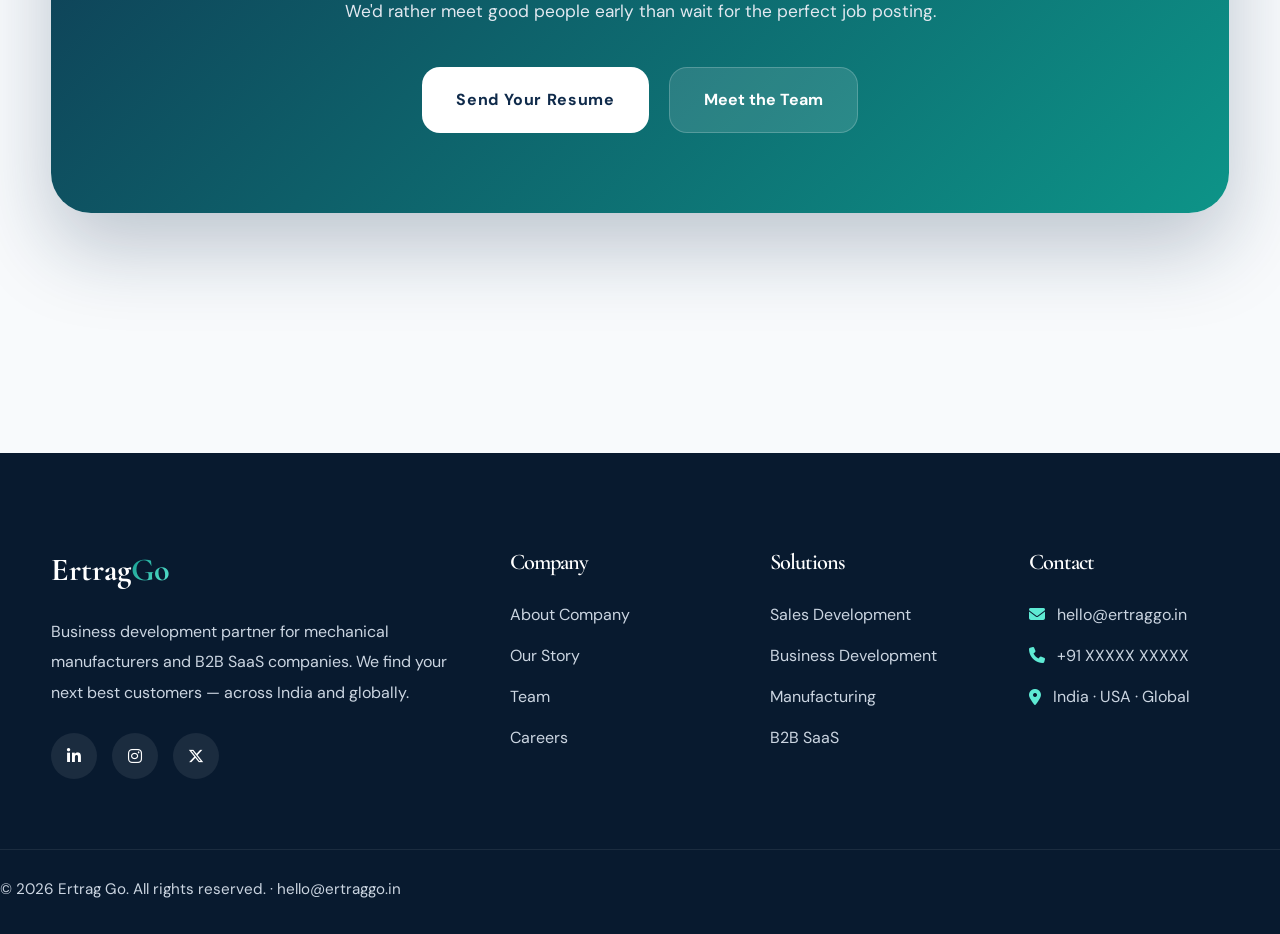
<file: careers.html>
<!DOCTYPE html>
<html lang="en">
<head>
<meta charset="UTF-8">
<meta name="viewport" content="width=device-width, initial-scale=1.0">
<title>Careers — Ertrag Go</title>
<link href="https://fonts.googleapis.com/css2?family=Cormorant+Garamond:ital,wght@0,300;0,400;0,600;0,700;1,300;1,400&family=DM+Sans:wght@300;400;500;600&family=DM+Mono:wght@400;500&display=swap" rel="stylesheet">
<link rel="stylesheet" href="https://cdnjs.cloudflare.com/ajax/libs/font-awesome/6.7.2/css/all.min.css">
<link rel="stylesheet" href="style.css">
<script async src="https://www.googletagmanager.com/gtag/js?id=G-P9GVSZBF7D"></script>
<script>
  window.dataLayer = window.dataLayer || [];
  function gtag(){dataLayer.push(arguments);}
  gtag('js', new Date());
  gtag('config', 'G-P9GVSZBF7D');
</script>
</head>
<body>

    <div class="page-bg">

        <div class="bg-gradient bg-one"></div>

        <div class="bg-gradient bg-two"></div>

        <div class="bg-grid"></div>

    </div>

    <div id="progressBar"></div>

    <header class="header">

        <nav class="navbar">

            <a href="index.html" class="logo">

                <span>Ertrag</span> Go

            </a>

            <ul class="nav-links">

                <li><a href="index.html">Home</a></li>

                <li class="has-dropdown">

                    <a href="about-company.html" class="dropdown-trigger">

                        About

                        <i class="fas fa-chevron-down"></i>

                    </a>

                    <div class="dropdown-menu">

                        <a href="about-company.html">About Company</a>

                        <a href="our-story.html">Our Story</a>

                        <a href="team.html">Team</a>

                    </div>

                </li>

                <li><a href="solutions.html">Solutions</a></li>

                <li><a href="careers.html">Careers</a></li>

                <li><a href="contact.html">Contact</a></li>

            </ul>

            <a href="https://calendar.app.google/tHdzG3xawfPp5ti7A" class="nav-btn">

                Schedule Call

            </a>

            <button class="menu-toggle" aria-label="Menu">

                <i class="fas fa-bars"></i>

            </button>

        </nav>

    </header>

    <section class="hero" id="home">

        <div class="hero-container">

            <div class="hero-content">

                <span class="hero-badge">

                    Join Us • Careers

                </span>

                <h1>

                    Build your career

                    <span>

                        at Ertrag Go.

                    </span>

                </h1>

                <p>

                    We're a small, fast-moving team working directly with manufacturing and SaaS founders. If you like ownership over busywork, this is the place.

                </p>

                <div class="hero-buttons">

                    <a href="mailto:hello@ertraggo.in?subject=General%20Application" class="btn-primary">

                        Send Your Resume

                    </a>

                    <a href="#open-positions" class="btn-secondary">

                        View Open Roles

                    </a>

                </div>

            </div>

            <div class="hero-card">

                <div class="card-header">

                    <span class="live-dot"></span>

                    Why Join Us

                </div>

                <div class="metric">

                    <h2>Growth</h2>

                    <p>Fast career progression</p>

                </div>

                <div class="metric">

                    <h2>Ownership</h2>

                    <p>Real responsibility from day one</p>

                </div>

                <div class="metric">

                    <h2>Remote</h2>

                    <p>Flexible and modern setup</p>

                </div>

            </div>

        </div>

    </section>

    <section class="about" id="why-join">

        <div class="container about-grid">

            <div class="about-content">

                <span class="section-tag">
                    Why Join Us
                </span>

                <h2>
                    What you get
                    <span>working here.</span>
                </h2>

                <div class="about-features">

                    <div class="feature">

                        <i class="fa-solid fa-dollar-sign">💰</i>

                        <span>Commission-Led Growth</span>

                    </div>

                    <div class="feature">

                        <i class="fa-solid">🧭</i>

                        <span>Real Ownership</span>

                    </div>

                    <div class="feature">

                        <i class="fa-solid fa-book-open">📚</i>

                        <span>Learn From Veterans</span>

                    </div>

                    <div class="feature">

                        <i class="fa-solid fa-globe">🌐</i>

                        <span>Remote-Friendly</span>

                    </div>

                    <div class="feature">

                        <i class="fa-solid fa-rocket">🚀</i>

                        <span>Fast Career Growth</span>

                    </div>

                    <div class="feature">

                        <i class="fa-solid fa-handshake">🤝</i>

                        <span>Direct Client Exposure</span>

                    </div>

                </div>

            </div>

            <div class="about-card">

                <div class="glass-card">

                    <div class="glass-top">

                        <span class="pulse"></span>

                        Work With Us

                    </div>

                    <div class="dashboard-stat">

                        <h3>Small Team</h3>

                        <p>High ownership and direct impact.</p>

                    </div>

                    <div class="dashboard-stat">

                        <h3>Clear Growth</h3>

                        <p>Opportunities expand quickly as the team scales.</p>

                    </div>

                    <div class="dashboard-stat">

                        <h3>Real Clients</h3>

                        <p>You'll work closely with founders and CXOs.</p>

                    </div>

                </div>

            </div>

        </div>

    </section>

    <section class="services" id="open-positions">

        <div class="container">

            <div class="section-heading">

                <span>

                    Open Positions

                </span>

                <h2>

                    Current openings.

                </h2>

            </div>

            <div class="services-grid">

                <article class="service-card">

                    <div class="service-icon"><i class="fa-solid fa-user-tie"></i></div>

                    <h3>Sales Development Representative</h3>

                    <p>Remote / India · Full-time</p>

                    <a href="mailto:hello@ertraggo.in?subject=Application:%20Sales%20Development%20Representative" class="btn-secondary" style="margin-top:20px; display:inline-flex;">Apply Now</a>

                </article>

                <article class="service-card">

                    <div class="service-icon"><i class="fa-solid fa-handshake-angle"></i></div>

                    <h3>Business Development Executive</h3>

                    <p>Remote / India · Full-time</p>

                    <a href="mailto:hello@ertraggo.in?subject=Application:%20Business%20Development%20Executive" class="btn-secondary" style="margin-top:20px; display:inline-flex;">Apply Now</a>

                </article>

            </div>

        </div>

    </section>

    <section class="cta">

        <div class="container">

            <div class="cta-box">

                <span>Don't See a Fit?</span>

                <h2>

                    Don't see a role

                    <br>

                    that fits?

                    <br>

                    Reach out anyway.

                </h2>

                <p>

                    We'd rather meet good people early than wait for the perfect job posting.

                </p>

                <div class="hero-buttons" style="justify-content:center;">

                    <a href="mailto:hello@ertraggo.in?subject=General%20Application" class="btn-primary">

                        Send Your Resume

                    </a>

                    <a href="team.html" class="btn-secondary" style="background:rgba(255,255,255,.12); color:white; border-color:rgba(255,255,255,.2);">

                        Meet the Team

                    </a>

                </div>

            </div>

        </div>

    </section>

    <footer class="footer">

        <div class="container footer-grid">

            <div class="footer-column">

                <a href="index.html" class="footer-logo">

                    Ertrag<span>Go</span>

                </a>

                <p>

                    Business development partner for mechanical manufacturers and B2B SaaS companies. We find your next best customers — across India and globally.

                </p>

                <div class="social-links">

                    <a href="#"><i class="fa-brands fa-linkedin-in"></i></a>

                    <a href="#"><i class="fa-brands fa-instagram"></i></a>

                    <a href="#"><i class="fa-brands fa-x-twitter"></i></a>

                </div>

            </div>

            <div class="footer-column">

                <h3>Company</h3>

                <ul>

                    <li><a href="about-company.html">About Company</a></li>

                    <li><a href="our-story.html">Our Story</a></li>

                    <li><a href="team.html">Team</a></li>

                    <li><a href="careers.html">Careers</a></li>

                </ul>

            </div>

            <div class="footer-column">

                <h3>Solutions</h3>

                <ul>

                    <li><a href="solutions.html#services">Sales Development</a></li>

                    <li><a href="solutions.html#services">Business Development</a></li>

                    <li><a href="solutions.html#verticals">Manufacturing</a></li>

                    <li><a href="solutions.html#verticals">B2B SaaS</a></li>

                </ul>

            </div>

            <div class="footer-column">

                <h3>Contact</h3>

                <ul class="contact-list">

                    <li><i class="fa-solid fa-envelope"></i><a href="mailto:hello@ertraggo.in">hello@ertraggo.in</a></li>

                    <li><i class="fa-solid fa-phone"></i><a href="tel:+91XXXXXXXXXX">+91 XXXXX XXXXX</a></li>

                    <li><i class="fa-solid fa-location-dot"></i>India · USA · Global</li>

                </ul>

            </div>

        </div>

        <div class="footer-bottom">

            <p>© 2026 Ertrag Go. All rights reserved. · hello@ertraggo.in</p>

        </div>

    </footer>

    <button id="backToTop" aria-label="Back to top"><i class="fa-solid fa-arrow-up"></i></button>

    <script src="script.js"></script>

</body>
</html>
</file>
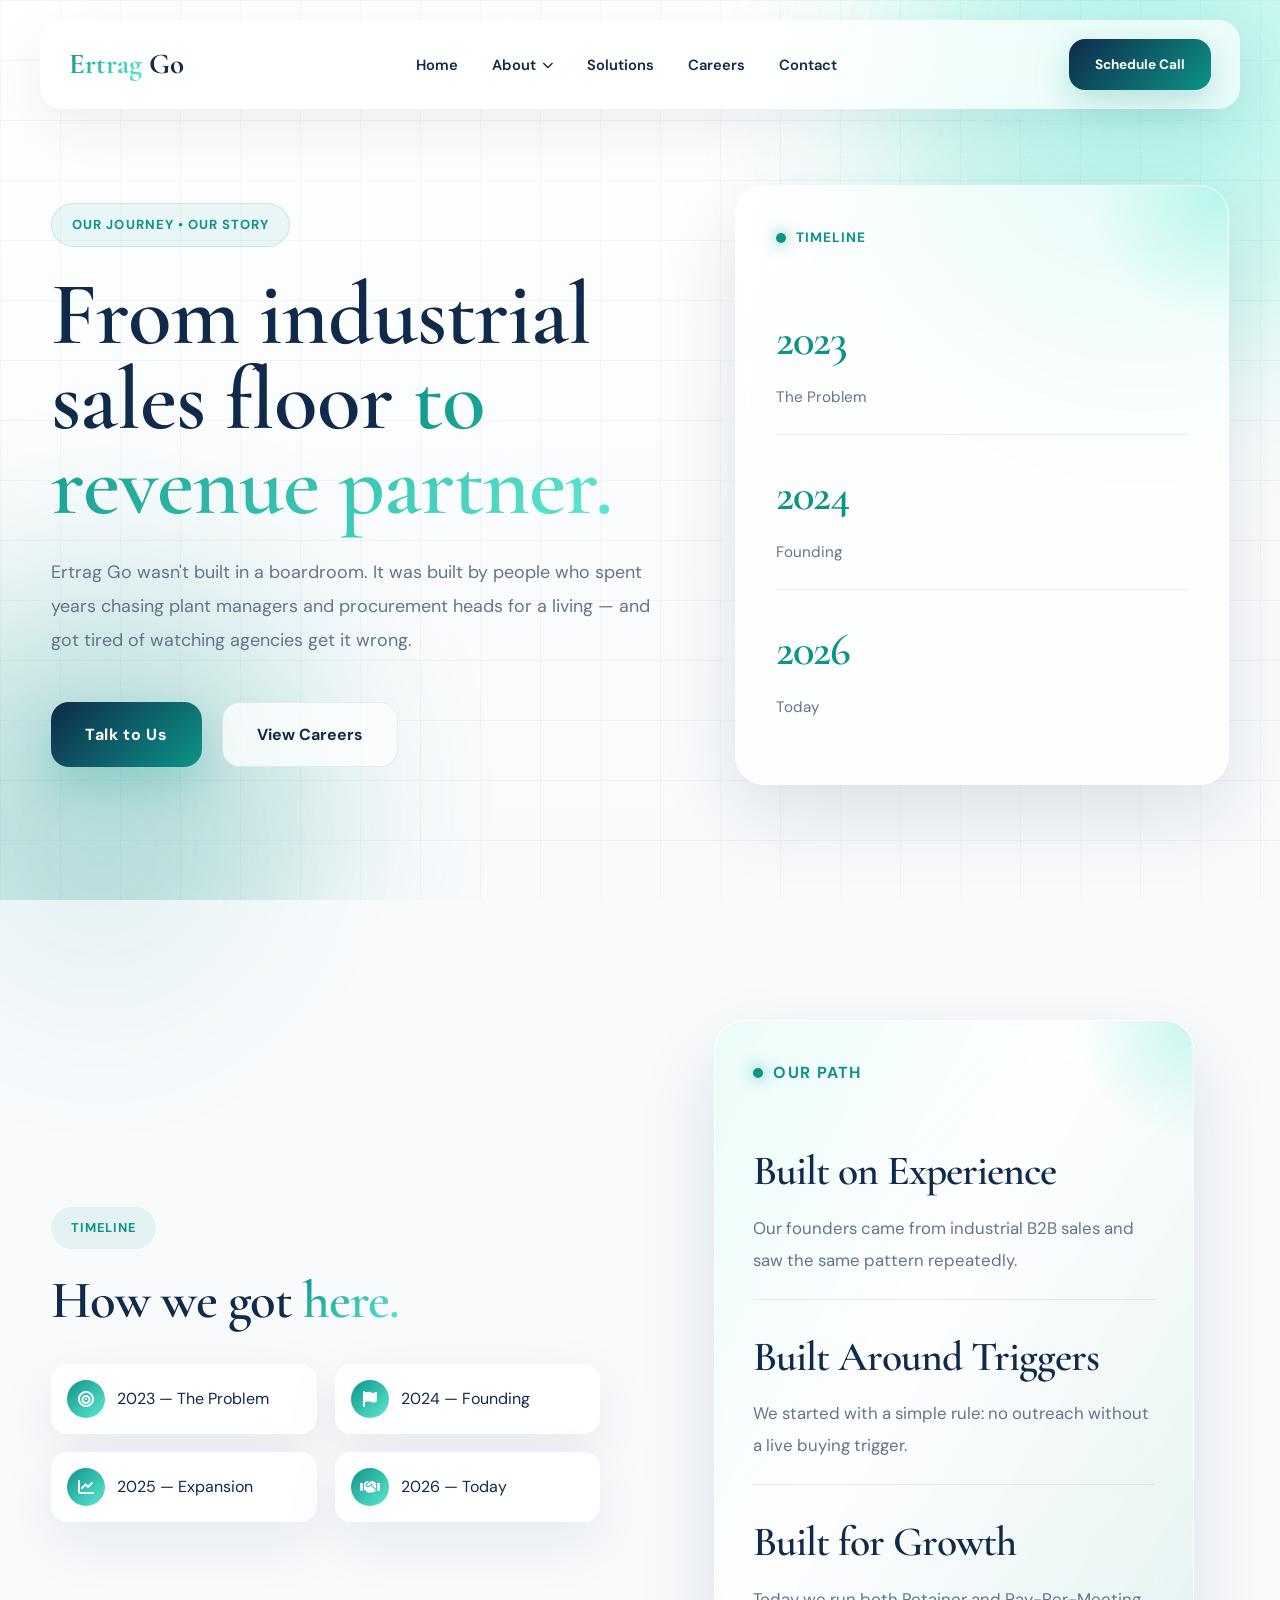
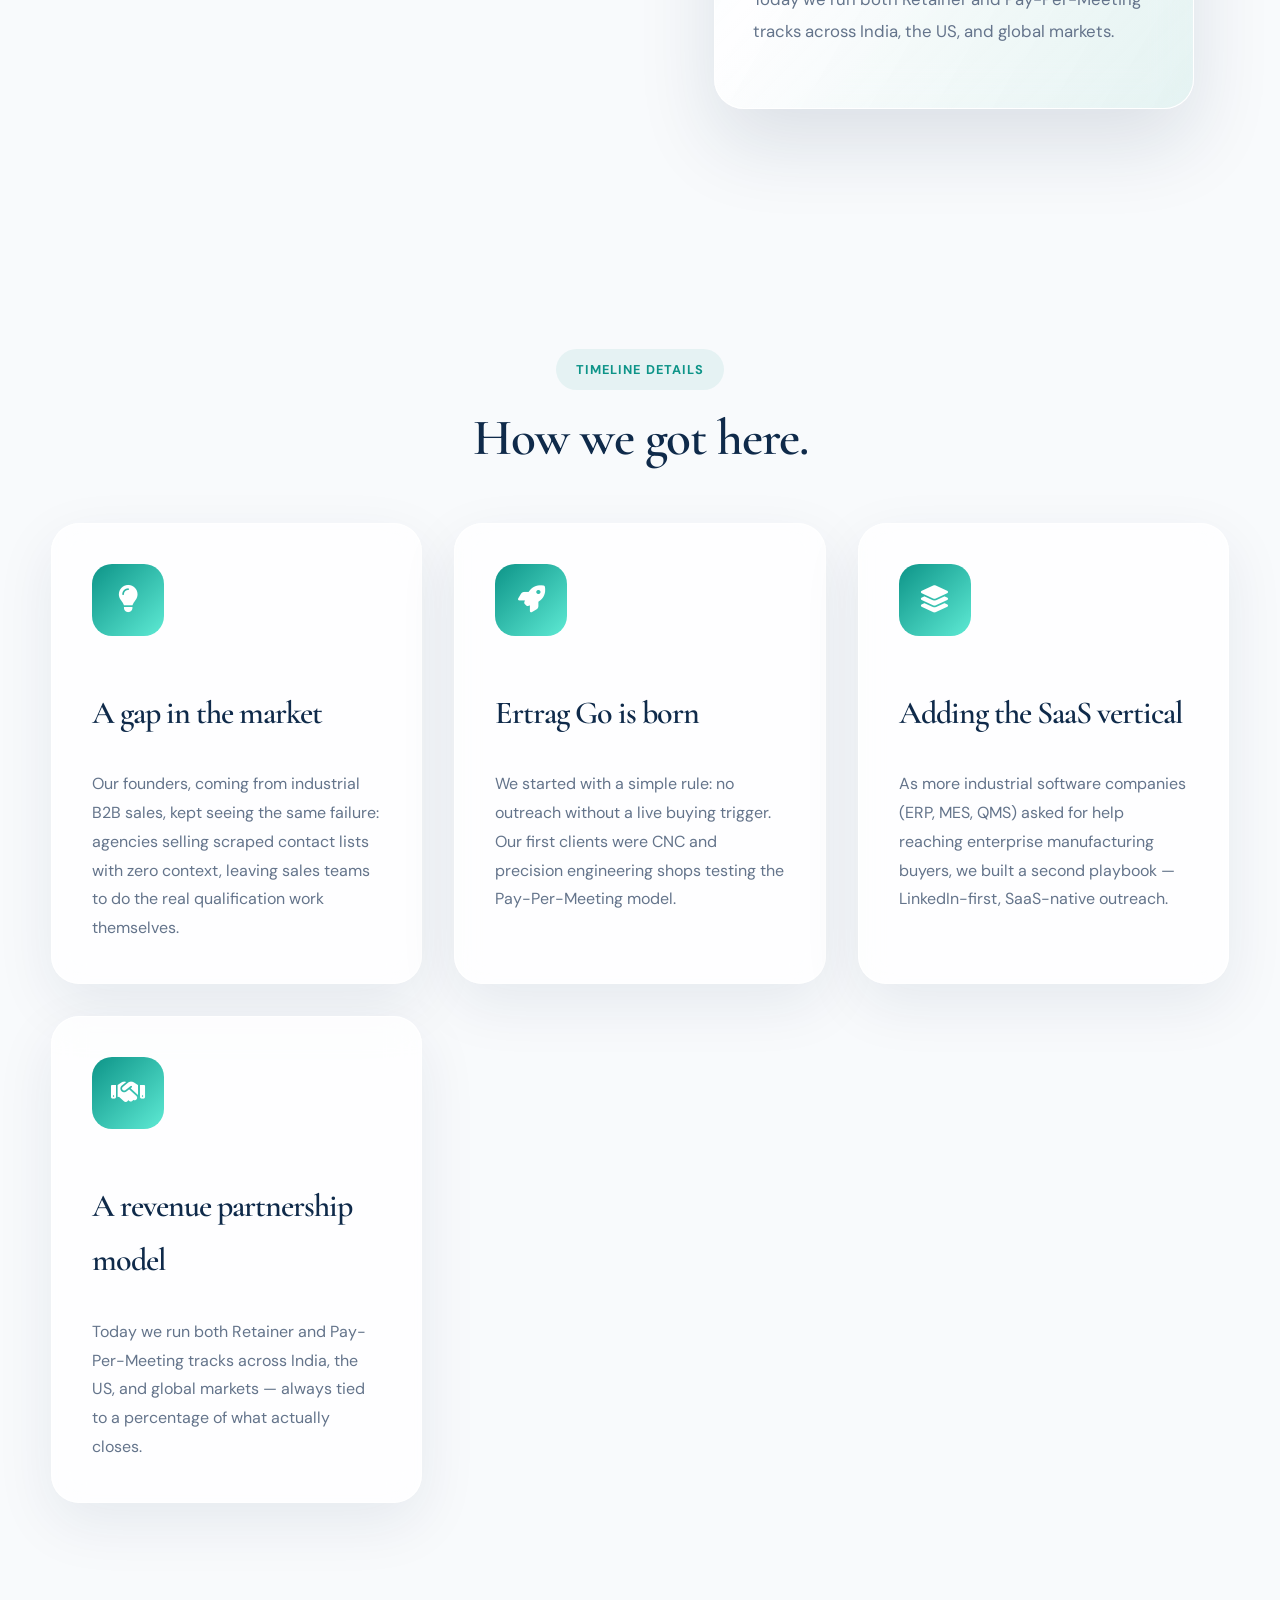
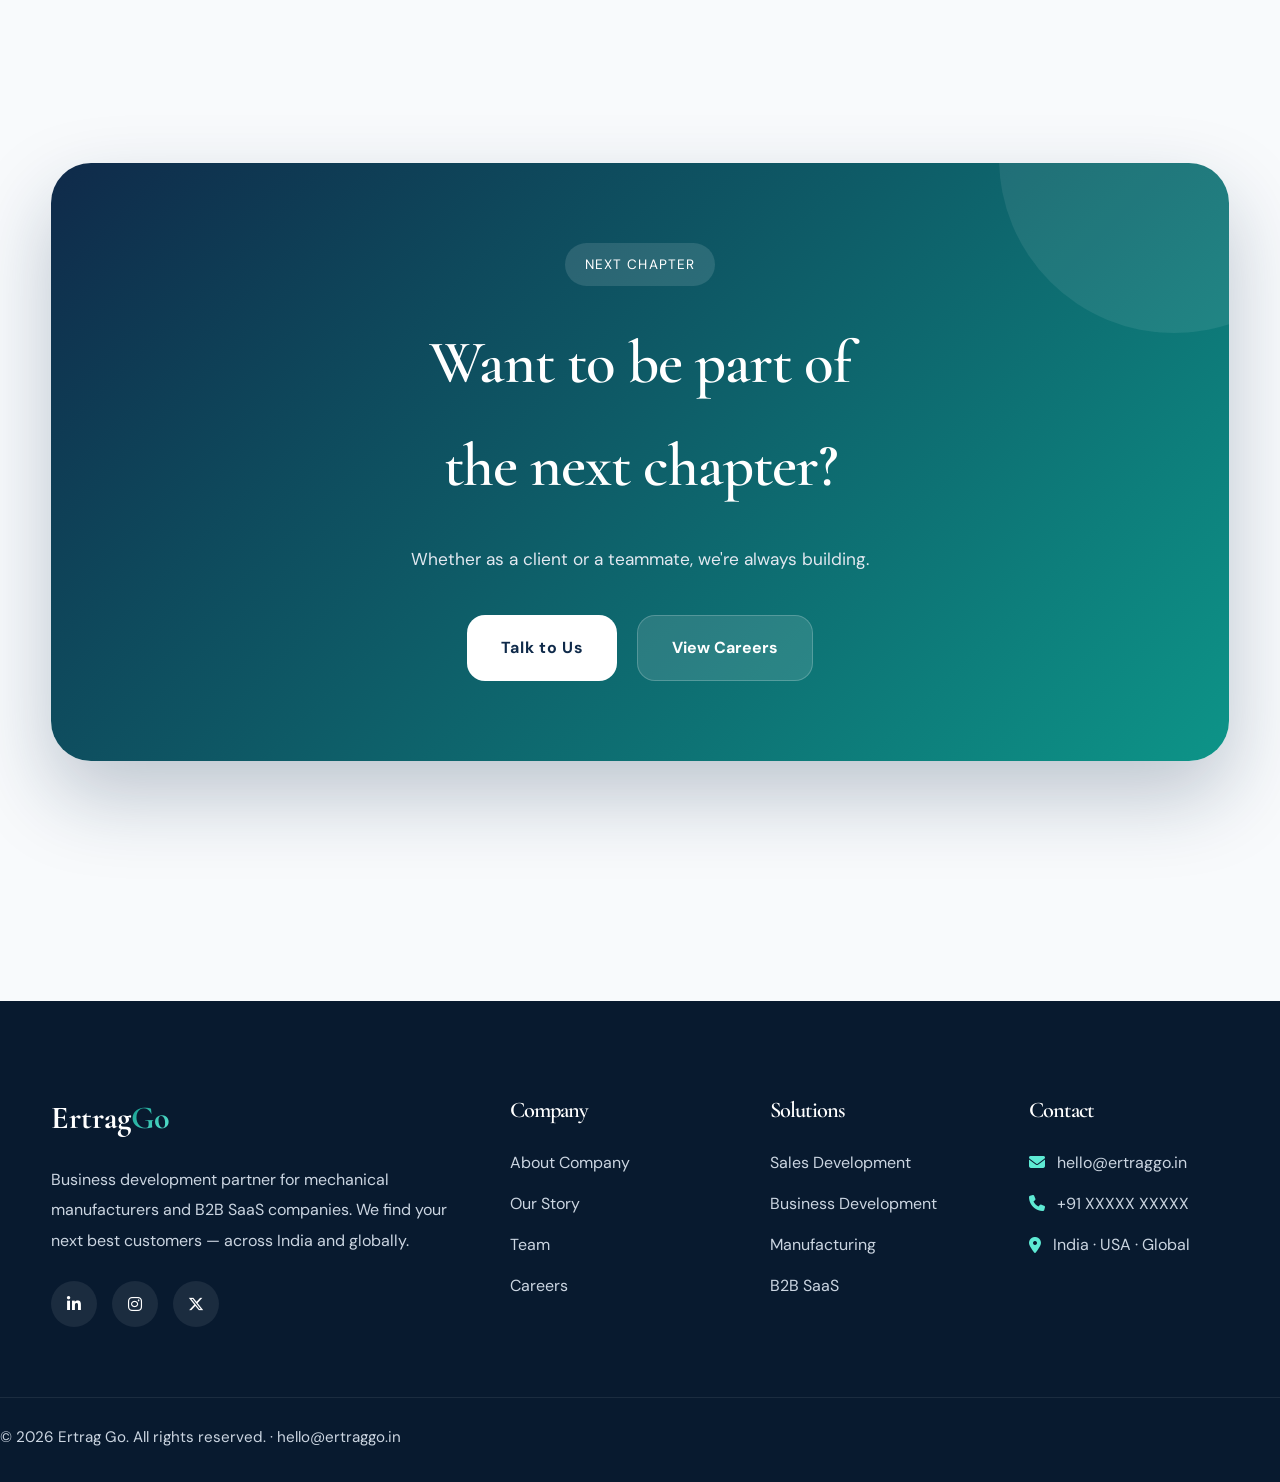
<file: our-story.html>
<!DOCTYPE html>
<html lang="en">
<head>
<meta charset="UTF-8">
<meta name="viewport" content="width=device-width, initial-scale=1.0">
<title>Our Story — Ertrag Go</title>
<link href="https://fonts.googleapis.com/css2?family=Cormorant+Garamond:ital,wght@0,300;0,400;0,600;0,700;1,300;1,400&family=DM+Sans:wght@300;400;500;600&family=DM+Mono:wght@400;500&display=swap" rel="stylesheet">
<link rel="stylesheet" href="https://cdnjs.cloudflare.com/ajax/libs/font-awesome/6.7.2/css/all.min.css">
<link rel="stylesheet" href="style.css">
<script async src="https://www.googletagmanager.com/gtag/js?id=G-P9GVSZBF7D"></script>
<script>
  window.dataLayer = window.dataLayer || [];
  function gtag(){dataLayer.push(arguments);}
  gtag('js', new Date());
  gtag('config', 'G-P9GVSZBF7D');
</script>
</head>
<body>

    <div class="page-bg">

        <div class="bg-gradient bg-one"></div>

        <div class="bg-gradient bg-two"></div>

        <div class="bg-grid"></div>

    </div>

    <div id="progressBar"></div>

    <header class="header">

        <nav class="navbar">

            <a href="index.html" class="logo">

                <span>Ertrag</span> Go

            </a>

            <ul class="nav-links">

                <li><a href="index.html">Home</a></li>

                <li class="has-dropdown">

                    <a class="dropdown-trigger">

                        About

                        <i class="fas fa-chevron-down"></i>

                    </a>

                    <div class="dropdown-menu">

                        <a href="about-company.html">About Company</a>

                        <a href="our-story.html">Our Story</a>

                        <a href="team.html">Team</a>

                    </div>

                </li>

                <li><a href="solutions.html">Solutions</a></li>

                <li><a href="careers.html">Careers</a></li>

                <li><a href="contact.html">Contact</a></li>

            </ul>

            <a href="https://calendar.app.google/tHdzG3xawfPp5ti7A" class="nav-btn">

                Schedule Call

            </a>

            <button class="menu-toggle" aria-label="Menu">

                <i class="fas fa-bars"></i>

            </button>

        </nav>

    </header>

    <section class="hero" id="home">

        <div class="hero-container">

            <div class="hero-content">

                <span class="hero-badge">

                    Our Journey • Our Story

                </span>

                <h1>

                    From industrial sales floor

                    <span>

                        to revenue partner.

                    </span>

                </h1>

                <p>

                    Ertrag Go wasn't built in a boardroom. It was built by people who spent years chasing plant managers and procurement heads for a living — and got tired of watching agencies get it wrong.

                </p>

                <div class="hero-buttons">

                    <a href="contact.html" class="btn-primary">

                        Talk to Us

                    </a>

                    <a href="careers.html" class="btn-secondary">

                        View Careers

                    </a>

                </div>

            </div>

            <div class="hero-card">

                <div class="card-header">

                    <span class="live-dot"></span>

                    Timeline

                </div>

                <div class="metric">

                    <h2>2023</h2>

                    <p>The Problem</p>

                </div>

                <div class="metric">

                    <h2>2024</h2>

                    <p>Founding</p>

                </div>

                <div class="metric">

                    <h2>2026</h2>

                    <p>Today</p>

                </div>

            </div>

        </div>

    </section>

    <section class="about" id="timeline">

        <div class="container about-grid">

            <div class="about-content">

                <span class="section-tag">
                    Timeline
                </span>

                <h2>
                    How we got
                    <span>here.</span>
                </h2>

                <div class="about-features">

                    <div class="feature">

                        <i class="fa-solid fa-bullseye"></i>

                        <span>2023 — The Problem</span>

                    </div>

                    <div class="feature">

                        <i class="fa-solid fa-flag"></i>

                        <span>2024 — Founding</span>

                    </div>

                    <div class="feature">

                        <i class="fa-solid fa-chart-line"></i>

                        <span>2025 — Expansion</span>

                    </div>

                    <div class="feature">

                        <i class="fa-solid fa-handshake"></i>

                        <span>2026 — Today</span>

                    </div>

                </div>

            </div>

            <div class="about-card">

                <div class="glass-card">

                    <div class="glass-top">

                        <span class="pulse"></span>

                        Our Path

                    </div>

                    <div class="dashboard-stat">

                        <h3>Built on Experience</h3>

                        <p>Our founders came from industrial B2B sales and saw the same pattern repeatedly.</p>

                    </div>

                    <div class="dashboard-stat">

                        <h3>Built Around Triggers</h3>

                        <p>We started with a simple rule: no outreach without a live buying trigger.</p>

                    </div>

                    <div class="dashboard-stat">

                        <h3>Built for Growth</h3>

                        <p>Today we run both Retainer and Pay-Per-Meeting tracks across India, the US, and global markets.</p>

                    </div>

                </div>

            </div>

        </div>

    </section>

    <section class="services">

        <div class="container">

            <div class="section-heading">

                <span>

                    Timeline Details

                </span>

                <h2>

                    How we got here.

                </h2>

            </div>

            <div class="services-grid">

                <article class="service-card">

                    <div class="service-icon"><i class="fa-solid fa-lightbulb"></i></div>

                    <h3>A gap in the market</h3>

                    <p>Our founders, coming from industrial B2B sales, kept seeing the same failure: agencies selling scraped contact lists with zero context, leaving sales teams to do the real qualification work themselves.</p>

                </article>

                <article class="service-card">

                    <div class="service-icon"><i class="fa-solid fa-rocket"></i></div>

                    <h3>Ertrag Go is born</h3>

                    <p>We started with a simple rule: no outreach without a live buying trigger. Our first clients were CNC and precision engineering shops testing the Pay-Per-Meeting model.</p>

                </article>

                <article class="service-card">

                    <div class="service-icon"><i class="fa-solid fa-layer-group"></i></div>

                    <h3>Adding the SaaS vertical</h3>

                    <p>As more industrial software companies (ERP, MES, QMS) asked for help reaching enterprise manufacturing buyers, we built a second playbook — LinkedIn-first, SaaS-native outreach.</p>

                </article>

                <article class="service-card">

                    <div class="service-icon"><i class="fa-solid fa-handshake"></i></div>

                    <h3>A revenue partnership model</h3>

                    <p>Today we run both Retainer and Pay-Per-Meeting tracks across India, the US, and global markets — always tied to a percentage of what actually closes.</p>

                </article>

            </div>

        </div>

    </section>

    <section class="cta">

        <div class="container">

            <div class="cta-box">

                <span>Next Chapter</span>

                <h2>

                    Want to be part of

                    <br>

                    the next chapter?

                </h2>

                <p>

                    Whether as a client or a teammate, we're always building.

                </p>

                <div class="hero-buttons" style="justify-content:center;">

                    <a href="contact.html" class="btn-primary">

                        Talk to Us

                    </a>

                    <a href="careers.html" class="btn-secondary" style="background:rgba(255,255,255,.12); color:white; border-color:rgba(255,255,255,.2);">

                        View Careers

                    </a>

                </div>

            </div>

        </div>

    </section>

    <footer class="footer">

        <div class="container footer-grid">

            <div class="footer-column">

                <a href="index.html" class="footer-logo">

                    Ertrag<span>Go</span>

                </a>

                <p>

                    Business development partner for mechanical manufacturers and B2B SaaS companies. We find your next best customers — across India and globally.

                </p>

                <div class="social-links">

                    <a href="#"><i class="fa-brands fa-linkedin-in"></i></a>

                    <a href="#"><i class="fa-brands fa-instagram"></i></a>

                    <a href="#"><i class="fa-brands fa-x-twitter"></i></a>

                </div>

            </div>

            <div class="footer-column">

                <h3>Company</h3>

                <ul>

                    <li><a href="about-company.html">About Company</a></li>

                    <li><a href="our-story.html">Our Story</a></li>

                    <li><a href="team.html">Team</a></li>

                    <li><a href="careers.html">Careers</a></li>

                </ul>

            </div>

            <div class="footer-column">

                <h3>Solutions</h3>

                <ul>

                    <li><a href="solutions.html#services">Sales Development</a></li>

                    <li><a href="solutions.html#services">Business Development</a></li>

                    <li><a href="solutions.html#verticals">Manufacturing</a></li>

                    <li><a href="solutions.html#verticals">B2B SaaS</a></li>

                </ul>

            </div>

            <div class="footer-column">

                <h3>Contact</h3>

                <ul class="contact-list">

                    <li><i class="fa-solid fa-envelope"></i><a href="mailto:hello@ertraggo.in">hello@ertraggo.in</a></li>

                    <li><i class="fa-solid fa-phone"></i><a href="tel:+91XXXXXXXXXX">+91 XXXXX XXXXX</a></li>

                    <li><i class="fa-solid fa-location-dot"></i>India · USA · Global</li>

                </ul>

            </div>

        </div>

        <div class="footer-bottom">

            <p>© 2026 Ertrag Go. All rights reserved. · hello@ertraggo.in</p>

        </div>

    </footer>

    <button id="backToTop" aria-label="Back to top"><i class="fa-solid fa-arrow-up"></i></button>

    <script src="script.js"></script>

</body>
</html>
</file>
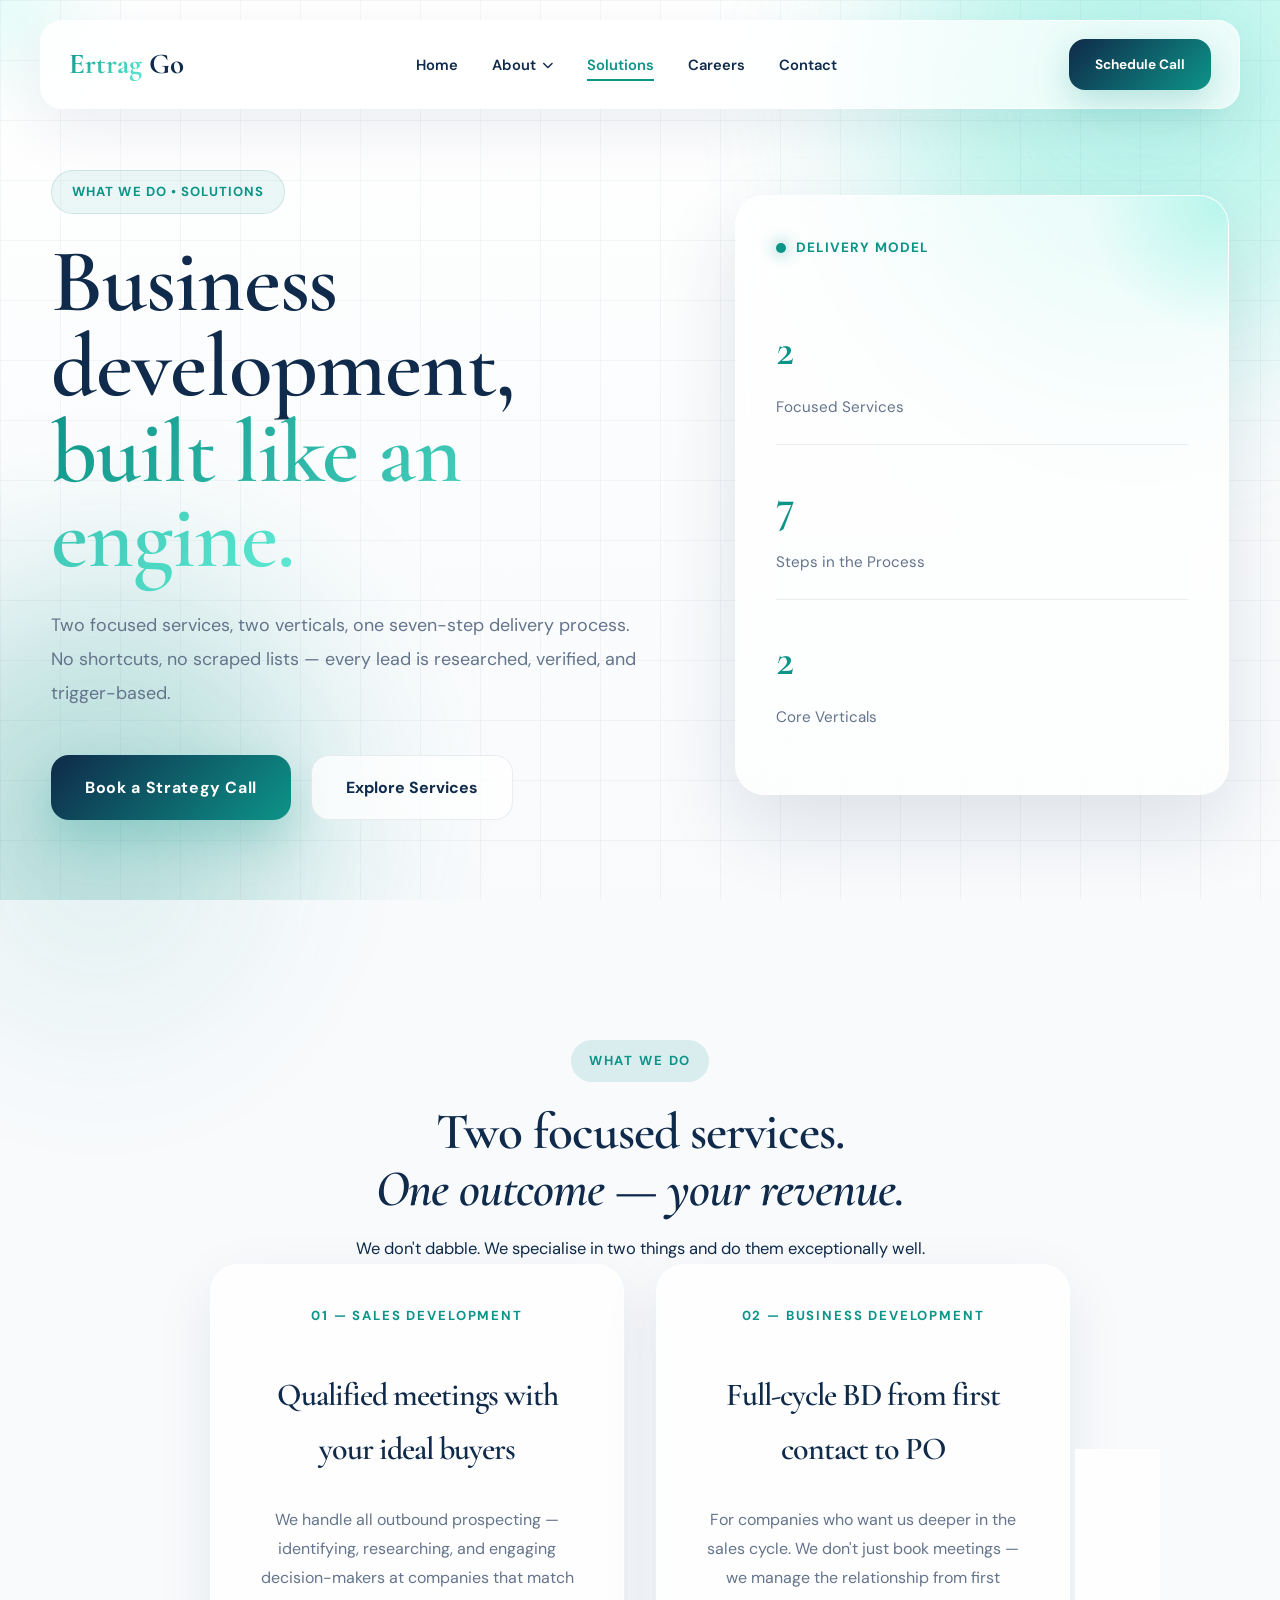
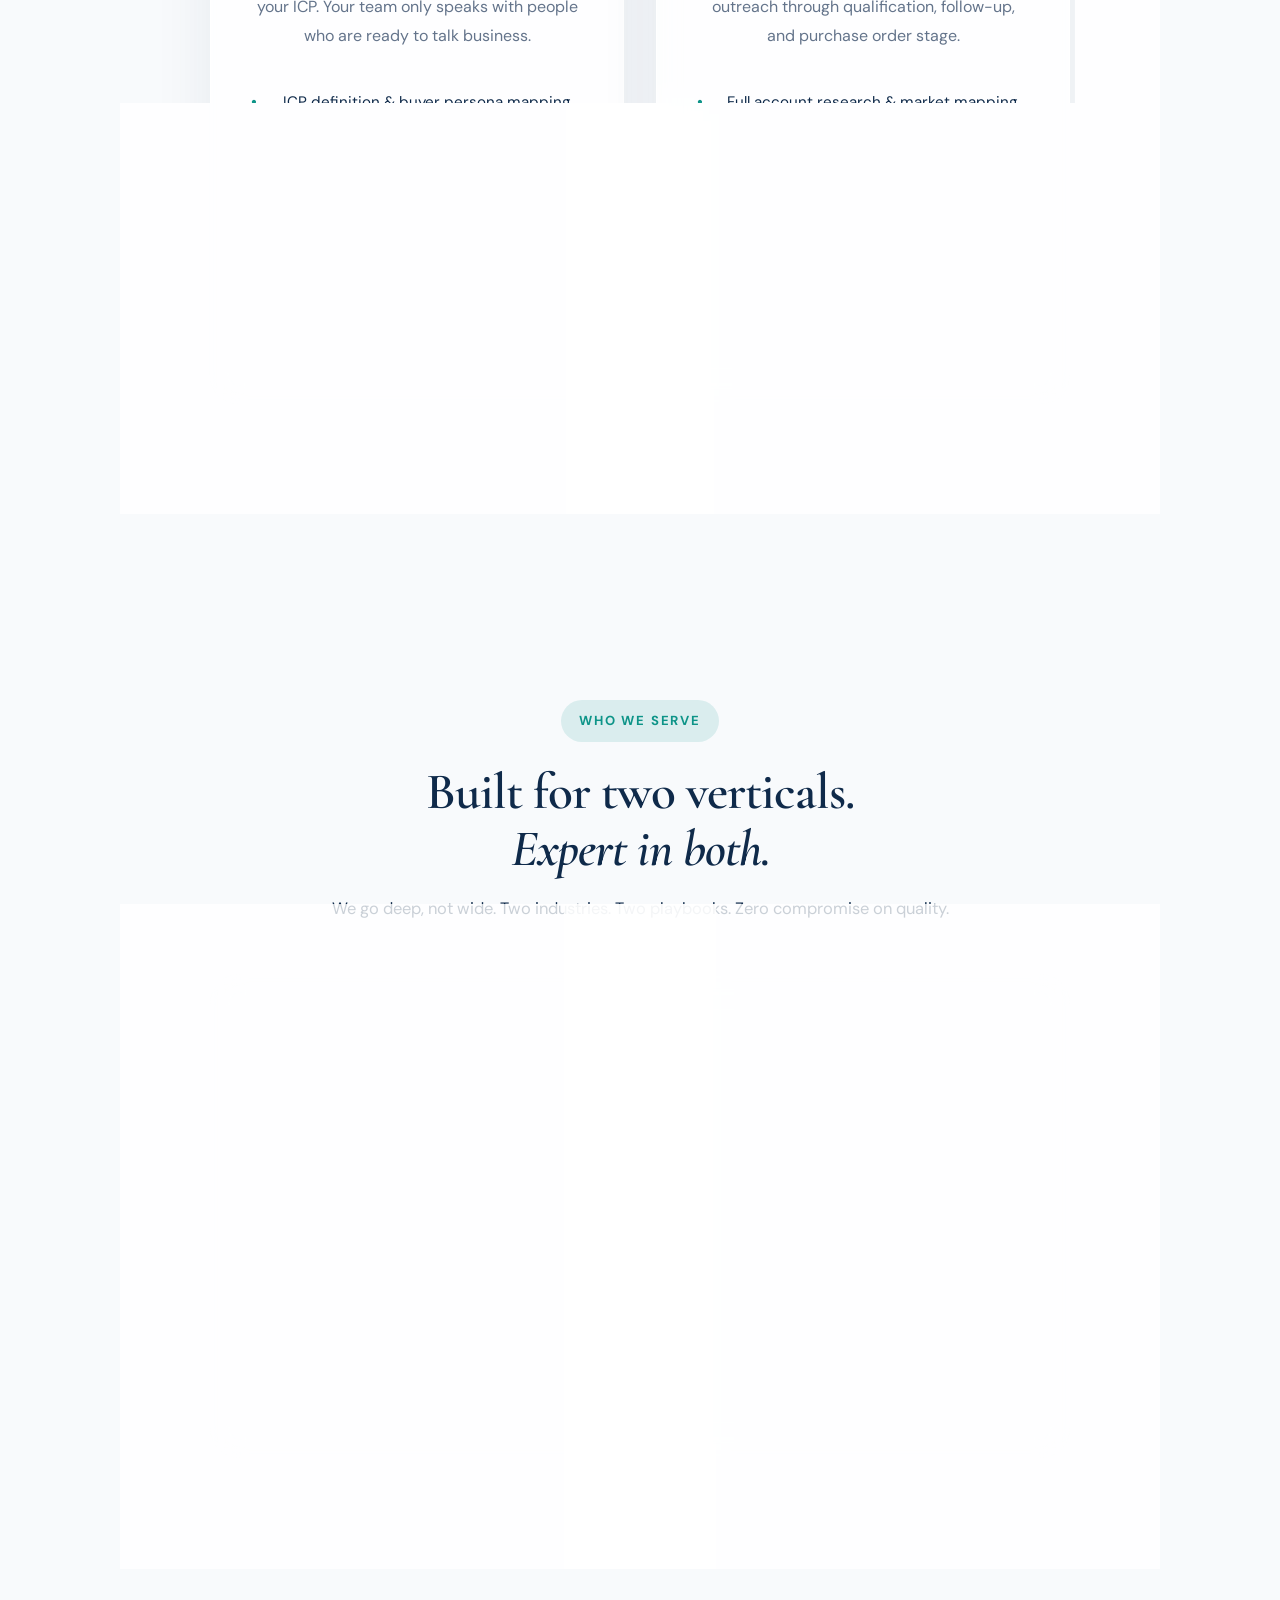
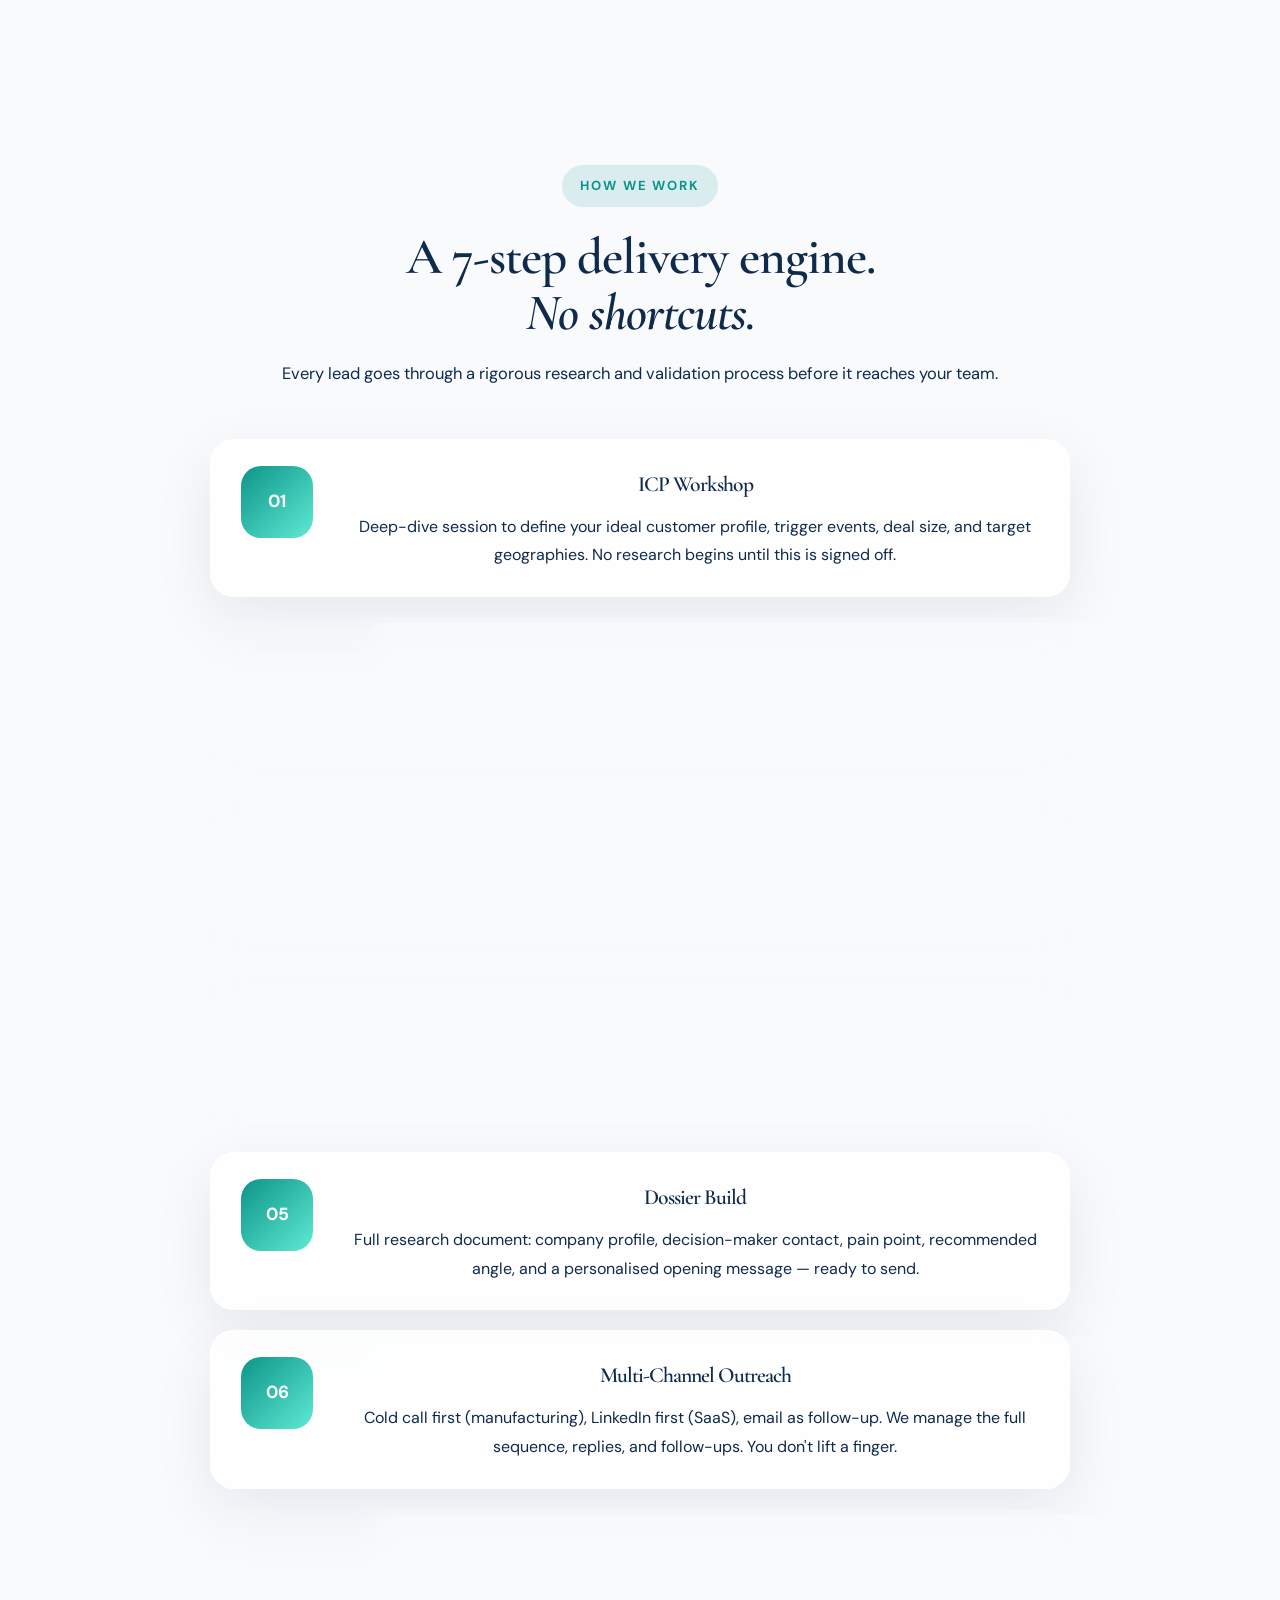
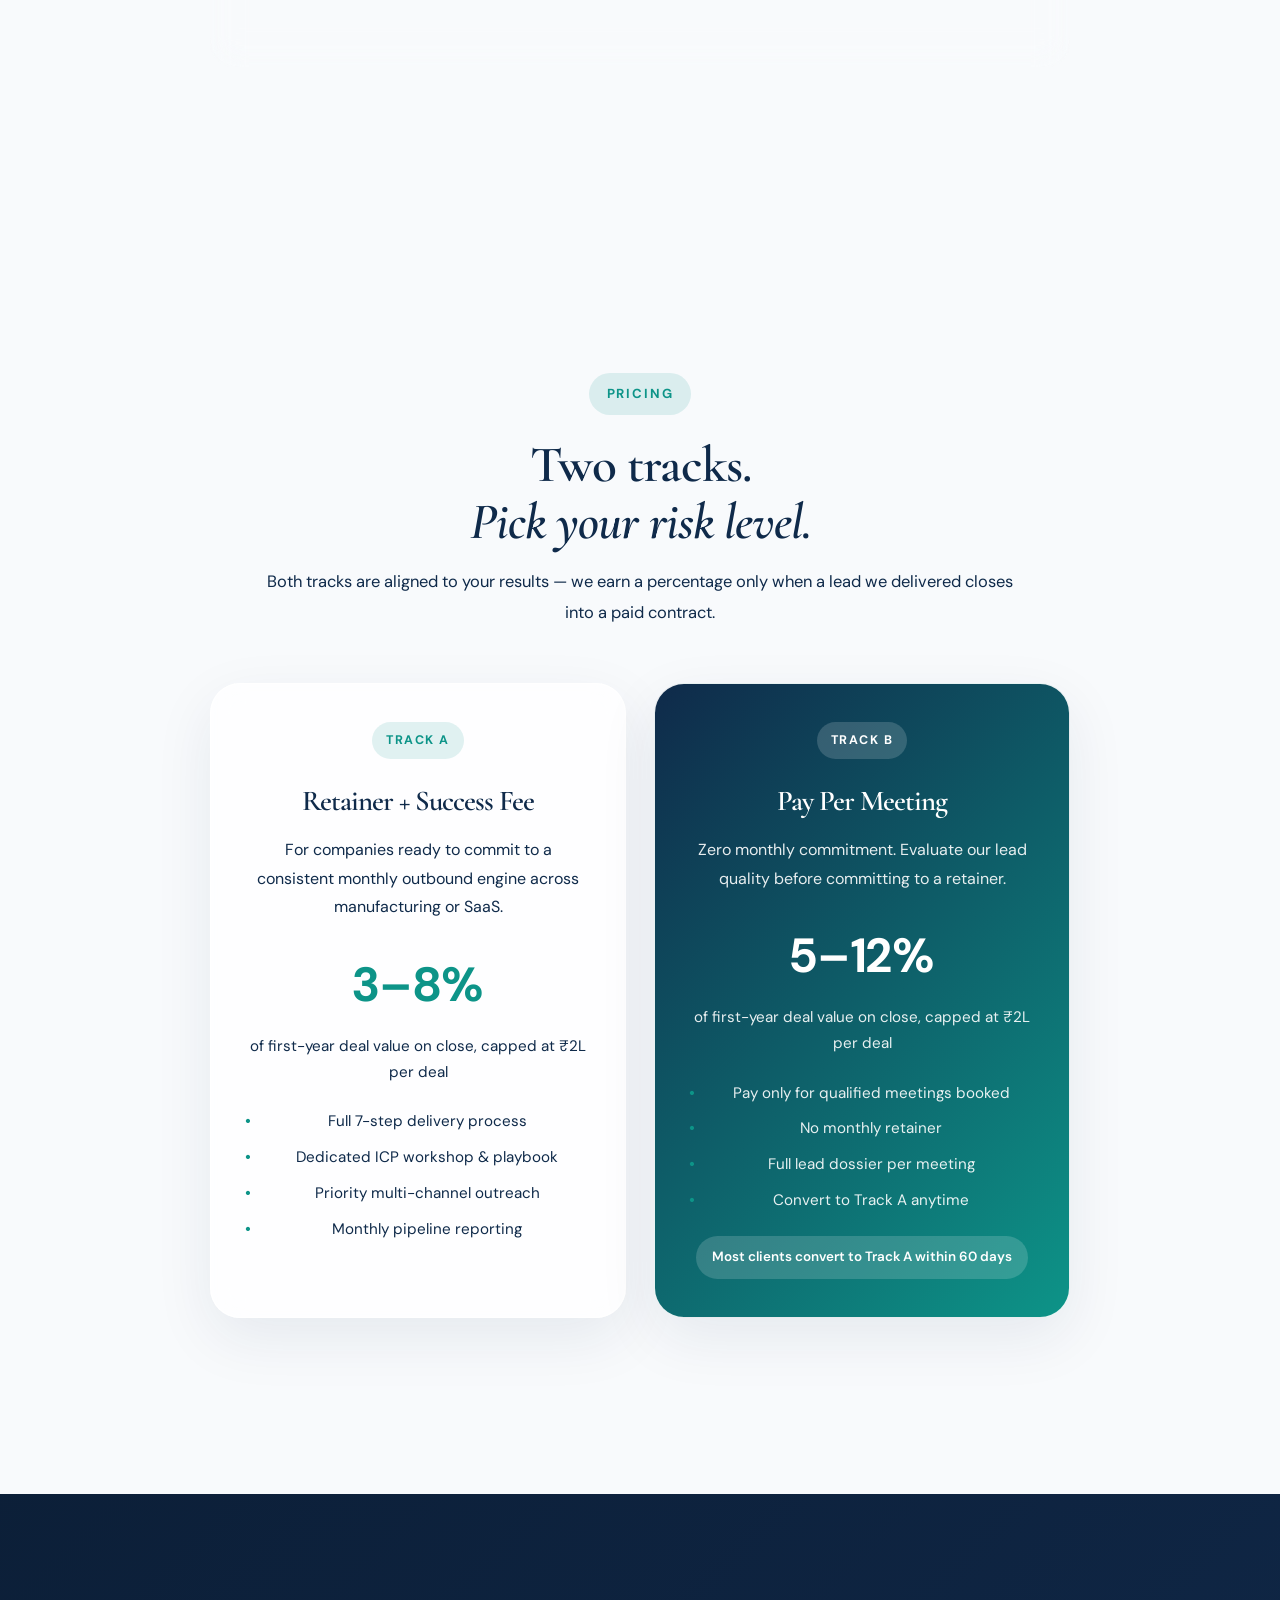
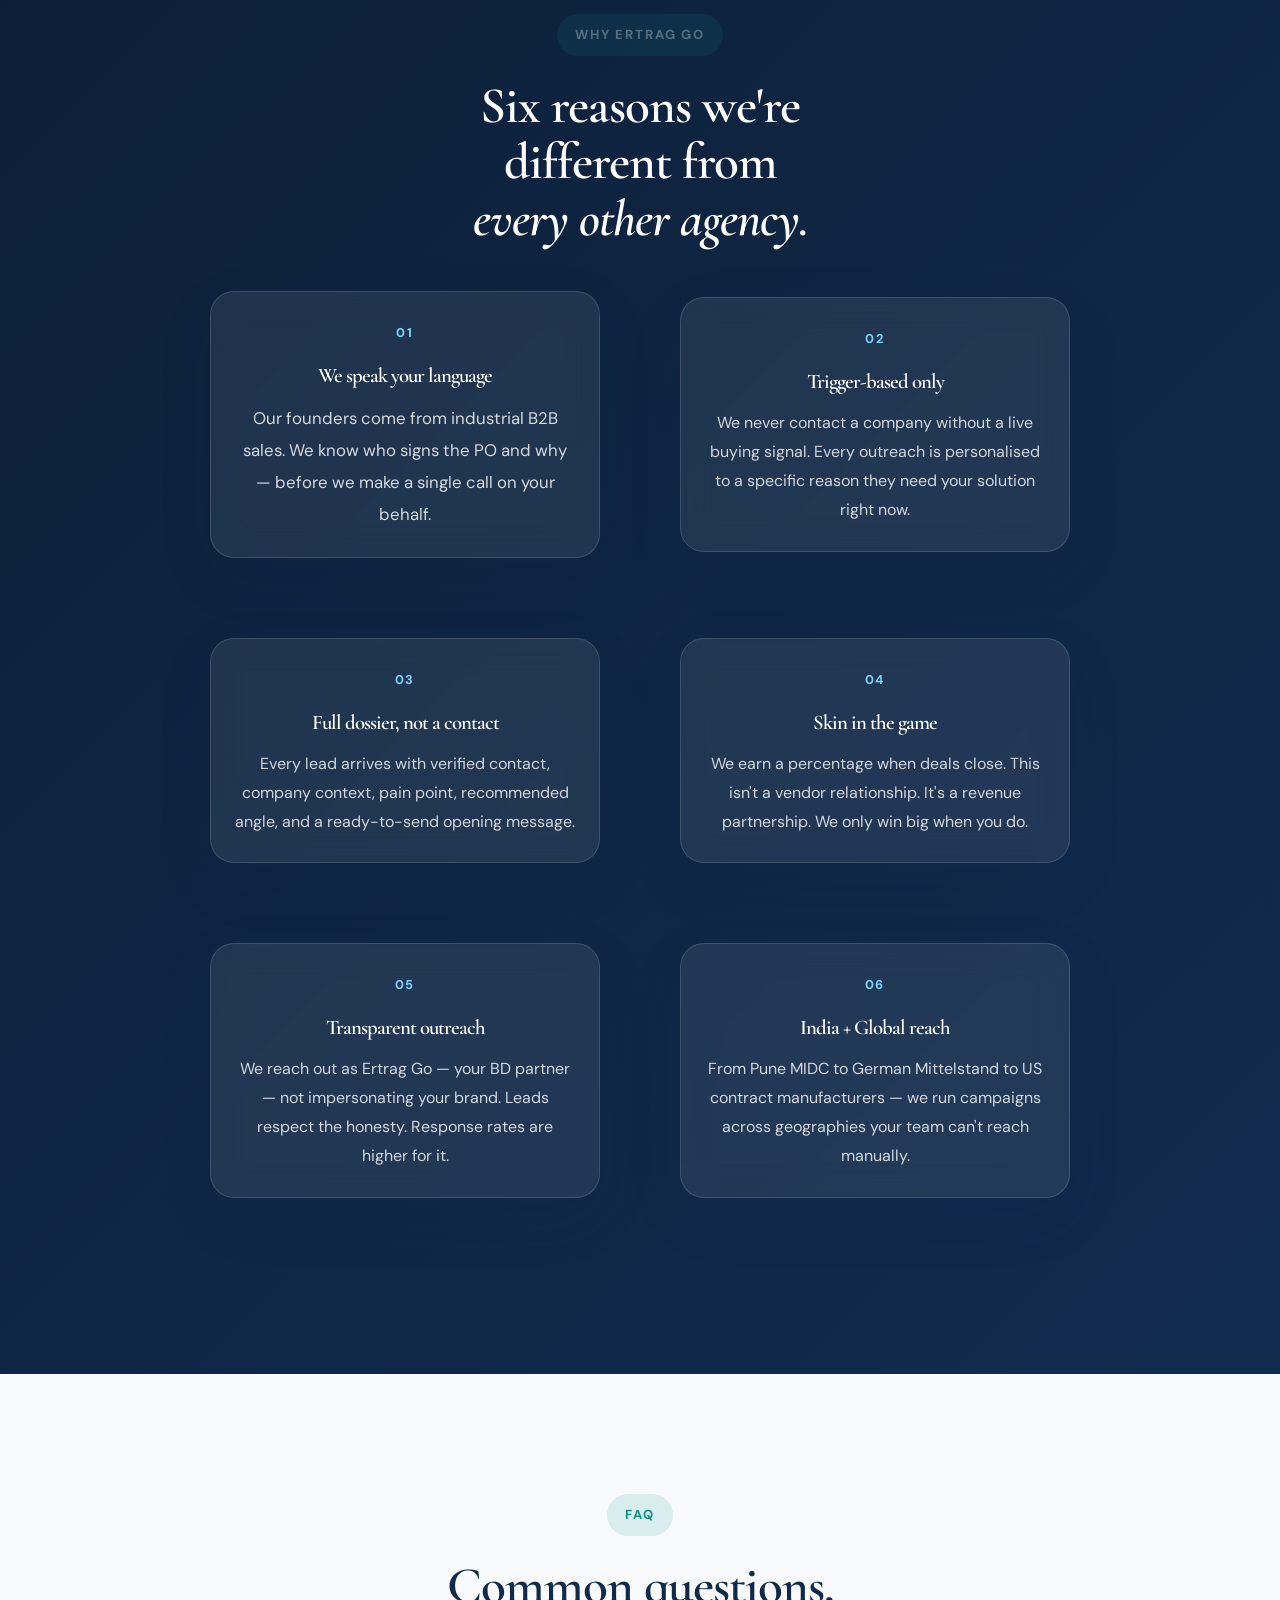
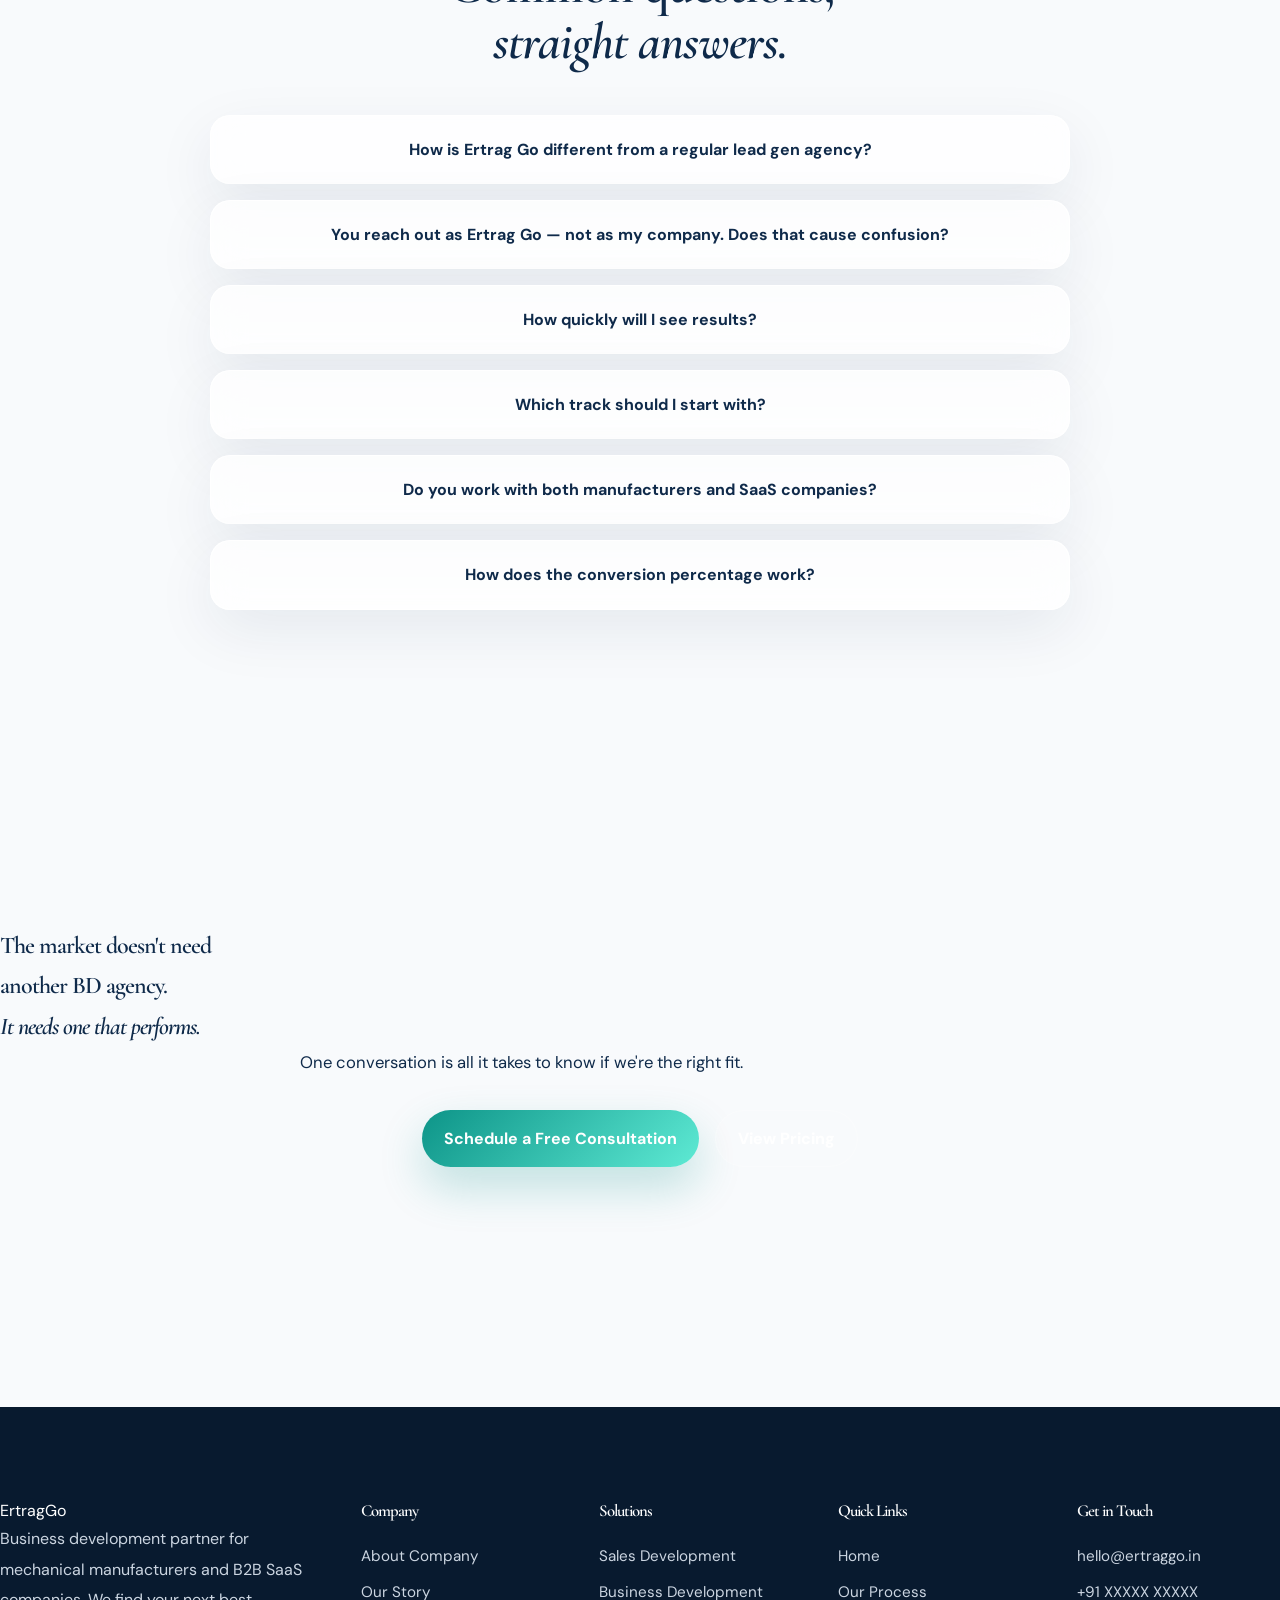
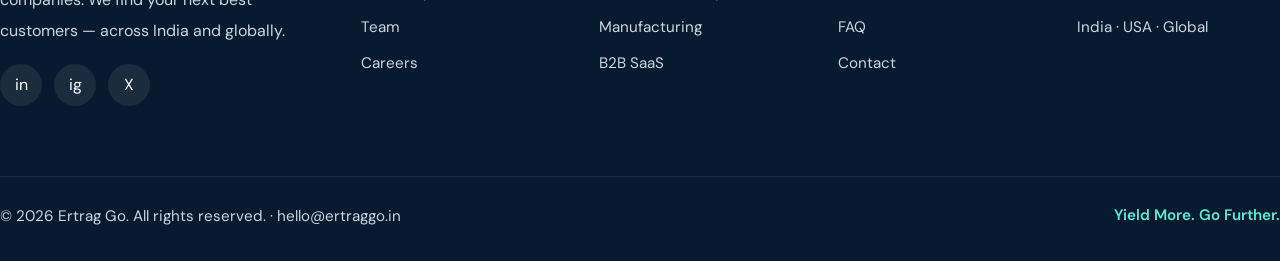
<file: solutions.html>
<!DOCTYPE html>
<html lang="en">
<head>
<meta charset="UTF-8">
<meta name="viewport" content="width=device-width, initial-scale=1.0">
<title>Solutions — Ertrag Go</title>
<link rel="preconnect" href="https://fonts.googleapis.com">
<link rel="preconnect" href="https://fonts.gstatic.com" crossorigin>
<link href="https://fonts.googleapis.com/css2?family=Cormorant+Garamond:wght@500;600;700&family=DM+Sans:wght@300;400;500;700&display=swap" rel="stylesheet">
<link rel="stylesheet" href="https://cdnjs.cloudflare.com/ajax/libs/font-awesome/6.7.2/css/all.min.css">
<link rel="stylesheet" href="style.css">
<script async src="https://www.googletagmanager.com/gtag/js?id=G-P9GVSZBF7D"></script>
<script>
  window.dataLayer = window.dataLayer || [];
  function gtag(){dataLayer.push(arguments);}
  gtag('js', new Date());
  gtag('config', 'G-P9GVSZBF7D');
</script>
</head>
<body>

    <div class="page-bg">
        <div class="bg-gradient bg-one"></div>
        <div class="bg-gradient bg-two"></div>
        <div class="bg-grid"></div>
    </div>

    <div id="progressBar"></div>
    <div class="cursor-glow"></div>

    <header class="header">
        <nav class="navbar">
            <a href="index.html" class="logo">
                <span>Ertrag</span> Go
            </a>

            <ul class="nav-links">
                <li><a href="index.html">Home</a></li>
                <li class="has-dropdown">
                    <a class="dropdown-trigger">
                        About
                        <i class="fas fa-chevron-down"></i>
                    </a>
                    <div class="dropdown-menu">
                        <a href="about-company.html">About Company</a>
                        <a href="our-story.html">Our Story</a>
                        <a href="team.html">Team</a>
                    </div>
                </li>
                <li><a href="solutions.html" class="active">Solutions</a></li>
                <li><a href="careers.html">Careers</a></li>
                <li><a href="contact.html">Contact</a></li>
            </ul>

            <a href="https://calendar.app.google/tHdzG3xawfPp5ti7A" class="nav-btn">Schedule Call</a>
            <button class="menu-toggle" aria-label="Menu">
                <i class="fas fa-bars"></i>
            </button>
        </nav>
    </header>

    <section class="hero" id="home">
        <div class="hero-container">
            <div class="hero-content">
                <span class="hero-badge">What We Do • Solutions</span>
                <h1>
                    Business development,
                    <span>built like an engine.</span>
                </h1>
                <p>
                    Two focused services, two verticals, one seven-step delivery process. No shortcuts, no scraped lists — every lead is researched, verified, and trigger-based.
                </p>
                <div class="hero-buttons">
                    <a href="contact.html" class="btn-primary">Book a Strategy Call</a>
                    <a href="#services" class="btn-secondary">Explore Services</a>
                </div>
            </div>

            <div class="hero-card">
                <div class="card-header">
                    <span class="live-dot"></span>
                    Delivery Model
                </div>
                <div class="metric">
                    <h2>2</h2>
                    <p>Focused Services</p>
                </div>
                <div class="metric">
                    <h2>7</h2>
                    <p>Steps in the Process</p>
                </div>
                <div class="metric">
                    <h2>2</h2>
                    <p>Core Verticals</p>
                </div>
            </div>
        </div>
    </section>

    <section class="services" id="services">
  <div class="section-inner reveal">
    <div class="section-label">What We Do</div>
    <h2>Two focused services.<br><em>One outcome — your revenue.</em></h2>
    <p class="section-sub">We don't dabble. We specialise in two things and do them exceptionally well.</p>
    <div class="services-grid">
      <div class="service-card">
        <span class="svc-num">01 — Sales Development</span>
        <h3>Qualified meetings with your ideal buyers</h3>
        <p>We handle all outbound prospecting — identifying, researching, and engaging decision-makers at companies that match your ICP. Your team only speaks with people who are ready to talk business.</p>
        <ul class="svc-bullets">
          <li>ICP definition & buyer persona mapping</li>
          <li>Intent signal research & trigger identification</li>
          <li>Multi-channel outreach: cold call, email, LinkedIn</li>
          <li>Full lead dossier with personalised first-touch</li>
          <li>Meeting booked and handed off to your closer</li>
        </ul>
      </div>
      <div class="service-card">
        <span class="svc-num">02 — Business Development</span>
        <h3>Full-cycle BD from first contact to PO</h3>
        <p>For companies who want us deeper in the sales cycle. We don't just book meetings — we manage the relationship from first outreach through qualification, follow-up, and purchase order stage.</p>
        <ul class="svc-bullets">
          <li>Full account research & market mapping</li>
          <li>Decision-maker relationship building</li>
          <li>Qualification, objection handling & follow-up</li>
          <li>Pipeline reporting & CRM management</li>
          <li>Conversion % aligned — we win when you win</li>
        </ul>
      </div>
    </div>
  </div>
</section>

<!-- VERTICALS -->
<section class="industries" id="verticals">
  <div class="section-inner reveal">
    <div class="section-label">Who We Serve</div>
    <h2>Built for two verticals.<br><em>Expert in both.</em></h2>
    <p class="section-sub">We go deep, not wide. Two industries. Two playbooks. Zero compromise on quality.</p>
    <div class="verticals-grid">
      <div class="vertical-card">
        <!--<span class="v-tag"></span>-->
        <h3>Mechanical Manufacturing</h3>
        <p>Our founders come from industrial B2B sales. We know the difference between a plant manager and a procurement head — and who actually signs the PO. We target companies showing live buying signals: new capex, plant expansion, equipment need, or supplier switch.</p>
        <div class="v-industries">
          <span class="v-pill">CNC Machining</span>
          <span class="v-pill">Precision Engineering</span>
          <span class="v-pill">Contract Manufacturing</span>
          <span class="v-pill">Metal Fabrication</span>
          <span class="v-pill">Forging & Casting</span>
          <span class="v-pill">Industrial Equipment</span>
        </div>
      </div>
      <div class="vertical-card">
        <!--<span class="v-tag"></span>-->
        <h3>B2B SaaS</h3>
        <p>SaaS founders live on LinkedIn. We know how to reach them. We identify growing SaaS companies that need a stronger outbound pipeline and connect them with qualified enterprise buyers — at the exact moment they're ready to spend.</p>
        <div class="v-industries">
          <span class="v-pill">Industrial SaaS</span>
          <span class="v-pill">Enterprise Software</span>
          <span class="v-pill">ERP / MES / QMS</span>
          <span class="v-pill">B2B Platforms</span>
          <span class="v-pill">SaaS for Manufacturing</span>
        </div>
      </div>
    </div>
  </div>
</section>

<!-- PROCESS -->
<section class="process" id="process">
  <div class="section-inner reveal">
    <div class="section-label">How We Work</div>
    <h2>A 7-step delivery engine.<br><em>No shortcuts.</em></h2>
    <p class="section-sub">Every lead goes through a rigorous research and validation process before it reaches your team.</p>
    <div class="process-list">
      <div class="process-item">
        <div class="process-n">01</div>
        <div class="process-content">
          <h3>ICP Workshop</h3>
          <p>Deep-dive session to define your ideal customer profile, trigger events, deal size, and target geographies. No research begins until this is signed off.</p>
        </div>
      </div>
      <div class="process-item">
        <div class="process-n">02</div>
        <div class="process-content">
          <h3>Intent Signal Scan</h3>
          <p>We use Apollo, LinkedIn Sales Navigator, and Clay to find companies showing real buying signals right now — capex announcements, hiring surges, plant expansions.</p>
        </div>
      </div>
      <div class="process-item">
        <div class="process-n">03</div>
        <div class="process-content">
          <h3>Decision-Maker Mapping</h3>
          <p>Identify the real buyer — not just a contact. Verify email, map the org chart, confirm budget authority. Two-source minimum on every contact.</p>
        </div>
      </div>
      <div class="process-item">
        <div class="process-n">04</div>
        <div class="process-content">
          <h3>Trigger Validation</h3>
          <p>Confirm the trigger is live and recent — within 90 days. Every lead must have a confirmed reason to need your solution today, not someday.</p>
        </div>
      </div>
      <div class="process-item">
        <div class="process-n">05</div>
        <div class="process-content">
          <h3>Dossier Build</h3>
          <p>Full research document: company profile, decision-maker contact, pain point, recommended angle, and a personalised opening message — ready to send.</p>
        </div>
      </div>
      <div class="process-item">
        <div class="process-n">06</div>
        <div class="process-content">
          <h3>Multi-Channel Outreach</h3>
          <p>Cold call first (manufacturing), LinkedIn first (SaaS), email as follow-up. We manage the full sequence, replies, and follow-ups. You don't lift a finger.</p>
        </div>
      </div>
      <div class="process-item">
        <div class="process-n">07</div>
        <div class="process-content">
          <h3>Qualified Meeting & Handoff</h3>
          <p>Meeting booked, pre-meeting brief sent to your closer 24 hours before. We track through to conversion for our percentage fee. The loop is closed.</p>
        </div>
      </div>
    </div>
  </div>
</section>

<!-- PRICING -->
<section class="services" id="pricing">
  <div class="section-inner reveal">
    <div class="section-label">Pricing</div>
    <h2>Two tracks.<br><em>Pick your risk level.</em></h2>
    <p class="section-sub">Both tracks are aligned to your results — we earn a percentage only when a lead we delivered closes into a paid contract.</p>
    <div class="pricing-grid">
      <div class="pricing-card">
        <span class="pricing-label">Track A</span>
        <h3>Retainer + Success Fee</h3>
        <p class="pricing-desc">For companies ready to commit to a consistent monthly outbound engine across manufacturing or SaaS.</p>
        <div class="pricing-amt">3–8%</div>
        <div class="pricing-unit">of first-year deal value on close, capped at ₹2L per deal</div>
        <div class="pricing-hr"></div>
        <ul class="pricing-features">
          <li>Full 7-step delivery process</li>
          <li>Dedicated ICP workshop & playbook</li>
          <li>Priority multi-channel outreach</li>
          <li>Monthly pipeline reporting</li>
        </ul>
      </div>
      <div class="pricing-card dark">
        <span class="pricing-label">Track B</span>
        <h3>Pay Per Meeting</h3>
        <p class="pricing-desc">Zero monthly commitment. Evaluate our lead quality before committing to a retainer.</p>
        <div class="pricing-amt">5–12%</div>
        <div class="pricing-unit">of first-year deal value on close, capped at ₹2L per deal</div>
        <div class="pricing-hr"></div>
        <ul class="pricing-features">
          <li>Pay only for qualified meetings booked</li>
          <li>No monthly retainer</li>
          <li>Full lead dossier per meeting</li>
          <li>Convert to Track A anytime</li>
        </ul>
        <div class="conversion-pill">Most clients convert to Track A within 60 days</div>
      </div>
    </div>
  </div>
</section>

<!-- WHY -->
<section class="why-us" id="why">
  <div class="section-inner reveal">
    <div class="section-label" style="color:rgba(255,255,255,0.3)">Why Ertrag Go</div>
    <h2 style="color:var(--white)">Six reasons we're<br>different from<br><em>every other agency.</em></h2>
    <div class="why-grid">
      <div class="why-card">
        <span class="why-n">01</span>
        <h3>We speak your language</h3>
        <p>Our founders come from industrial B2B sales. We know who signs the PO and why — before we make a single call on your behalf.</p>
      </div>
      <div class="why-card">
        <span class="why-n">02</span>
        <h3>Trigger-based only</h3>
        <p>We never contact a company without a live buying signal. Every outreach is personalised to a specific reason they need your solution right now.</p>
      </div>
      <div class="why-card">
        <span class="why-n">03</span>
        <h3>Full dossier, not a contact</h3>
        <p>Every lead arrives with verified contact, company context, pain point, recommended angle, and a ready-to-send opening message.</p>
      </div>
      <div class="why-card">
        <span class="why-n">04</span>
        <h3>Skin in the game</h3>
        <p>We earn a percentage when deals close. This isn't a vendor relationship. It's a revenue partnership. We only win big when you do.</p>
      </div>
      <div class="why-card">
        <span class="why-n">05</span>
        <h3>Transparent outreach</h3>
        <p>We reach out as Ertrag Go — your BD partner — not impersonating your brand. Leads respect the honesty. Response rates are higher for it.</p>
      </div>
      <div class="why-card">
        <span class="why-n">06</span>
        <h3>India + Global reach</h3>
        <p>From Pune MIDC to German Mittelstand to US contract manufacturers — we run campaigns across geographies your team can't reach manually.</p>
      </div>
    </div>
  </div>
</section>

<!-- FAQ -->
<section class="services" id="faq">
  <div class="section-inner reveal">
    <div class="section-label">FAQ</div>
    <h2>Common questions,<br><em>straight answers.</em></h2>
    <div class="faq-list">
      <details class="faq">
        <summary class="faq-q">How is Ertrag Go different from a regular lead gen agency?</summary>
        <p class="faq-a">Most agencies sell you a list. We sell you a pipeline. Every lead we deliver has a verified decision-maker, a confirmed buying trigger, full company research, and a personalised opening message. We also earn a % when deals close — so we're aligned with your revenue, not just our retainer.</p>
      </details>
      <details class="faq">
        <summary class="faq-q">You reach out as Ertrag Go — not as my company. Does that cause confusion?</summary>
        <p class="faq-a">Never. We position ourselves transparently as your BD partner — "I'm [Name] from Ertrag Go, working with [Your Company]." Leads respect that a specialist found them specifically. It's more credible than cold vendor emails, and it protects your brand from bad first impressions.</p>
      </details>
      <details class="faq">
        <summary class="faq-q">How quickly will I see results?</summary>
        <p class="faq-a">Most clients see their first qualified meeting within 30 days. ICP workshop in Week 1, research and outreach in Weeks 2–3, first meetings by Week 4.</p>
      </details>
      <details class="faq">
        <summary class="faq-q">Which track should I start with?</summary>
        <p class="faq-a">If you're testing us for the first time, Track B (Pay Per Meeting) is zero-risk. You evaluate our lead quality with no monthly commitment. Most clients convert to Track A within 60 days once they see the results.</p>
      </details>
      <details class="faq">
        <summary class="faq-q">Do you work with both manufacturers and SaaS companies?</summary>
        <p class="faq-a">Yes. We run separate playbooks for each. Manufacturing clients get cold-call-first outreach. SaaS clients get LinkedIn-first. Different buyers, different methods, same quality standard.</p>
      </details>
      <details class="faq">
        <summary class="faq-q">How does the conversion percentage work?</summary>
        <p class="faq-a">When a lead we delivered closes into a paid contract, we earn 3–8% (Track A) or 5–12% (Track B) of the first-year deal value, capped at ₹2L per deal. Agreed in writing upfront. You report closures via our shared CRM. We operate on trust and long-term relationships.</p>
      </details>
    </div>
  </div>
</section>

<section class="cta">
  <h2>The market doesn't need<br>another BD agency.<br><em>It needs one that performs.</em></h2>
  <p class="cta-sub">One conversation is all it takes to know if we're the right fit.</p>
  <div class="cta-actions">
    <a href="contact.html" class="btn-amber">Schedule a Free Consultation</a>
    <a href="#pricing" class="btn-ghost-w">View Pricing</a>
  </div>
</section>

<footer class="footer">
  <div class="footer-grid footer-grid-5">
    <div class="footer-brand">
      <a class="logo-mark" href="index.html" style="color:var(--white)">Ertrag<span>Go</span></a>
      <p>Business development partner for mechanical manufacturers and B2B SaaS companies. We find your next best customers — across India and globally.</p>
      <div class="footer-social">
        <a href="#" aria-label="LinkedIn">in</a>
        <a href="#" aria-label="Instagram">ig</a>
        <a href="#" aria-label="Twitter">X</a>
      </div>
    </div>
    <div class="footer-col">
      <h4>Company</h4>
      <ul>
        <li><a href="about-company.html">About Company</a></li>
        <li><a href="our-story.html">Our Story</a></li>
        <li><a href="team.html">Team</a></li>
        <li><a href="careers.html">Careers</a></li>
      </ul>
    </div>
    <div class="footer-col">
      <h4>Solutions</h4>
      <ul>
        <li><a href="solutions.html#services">Sales Development</a></li>
        <li><a href="solutions.html#services">Business Development</a></li>
        <li><a href="solutions.html#verticals">Manufacturing</a></li>
        <li><a href="solutions.html#verticals">B2B SaaS</a></li>
      </ul>
    </div>
    <div class="footer-col">
      <h4>Quick Links</h4>
      <ul>
        <li><a href="index.html">Home</a></li>
        <li><a href="solutions.html#process">Our Process</a></li>
        <li><a href="solutions.html#faq">FAQ</a></li>
        <li><a href="contact.html">Contact</a></li>
      </ul>
    </div>
    <div class="footer-col">
      <h4>Get in Touch</h4>
      <ul>
        <li><a href="mailto:hello@ertraggo.in">hello@ertraggo.in</a></li>
        <li><a href="tel:+91XXXXXXXXXX">+91 XXXXX XXXXX</a></li>
        <li>India · USA · Global</li>
      </ul>
    </div>
  </div>
  <div class="footer-bottom">
    <p>© 2026 Ertrag Go. All rights reserved. · hello@ertraggo.in</p>
    <span class="footer-tagline">Yield More. Go Further.</span>
  </div>
</footer>

<button id="backToTop" aria-label="Back to top"><i class="fa-solid fa-arrow-up"></i></button>

<script src="script.js"></script>
</body>
</html>
</file>
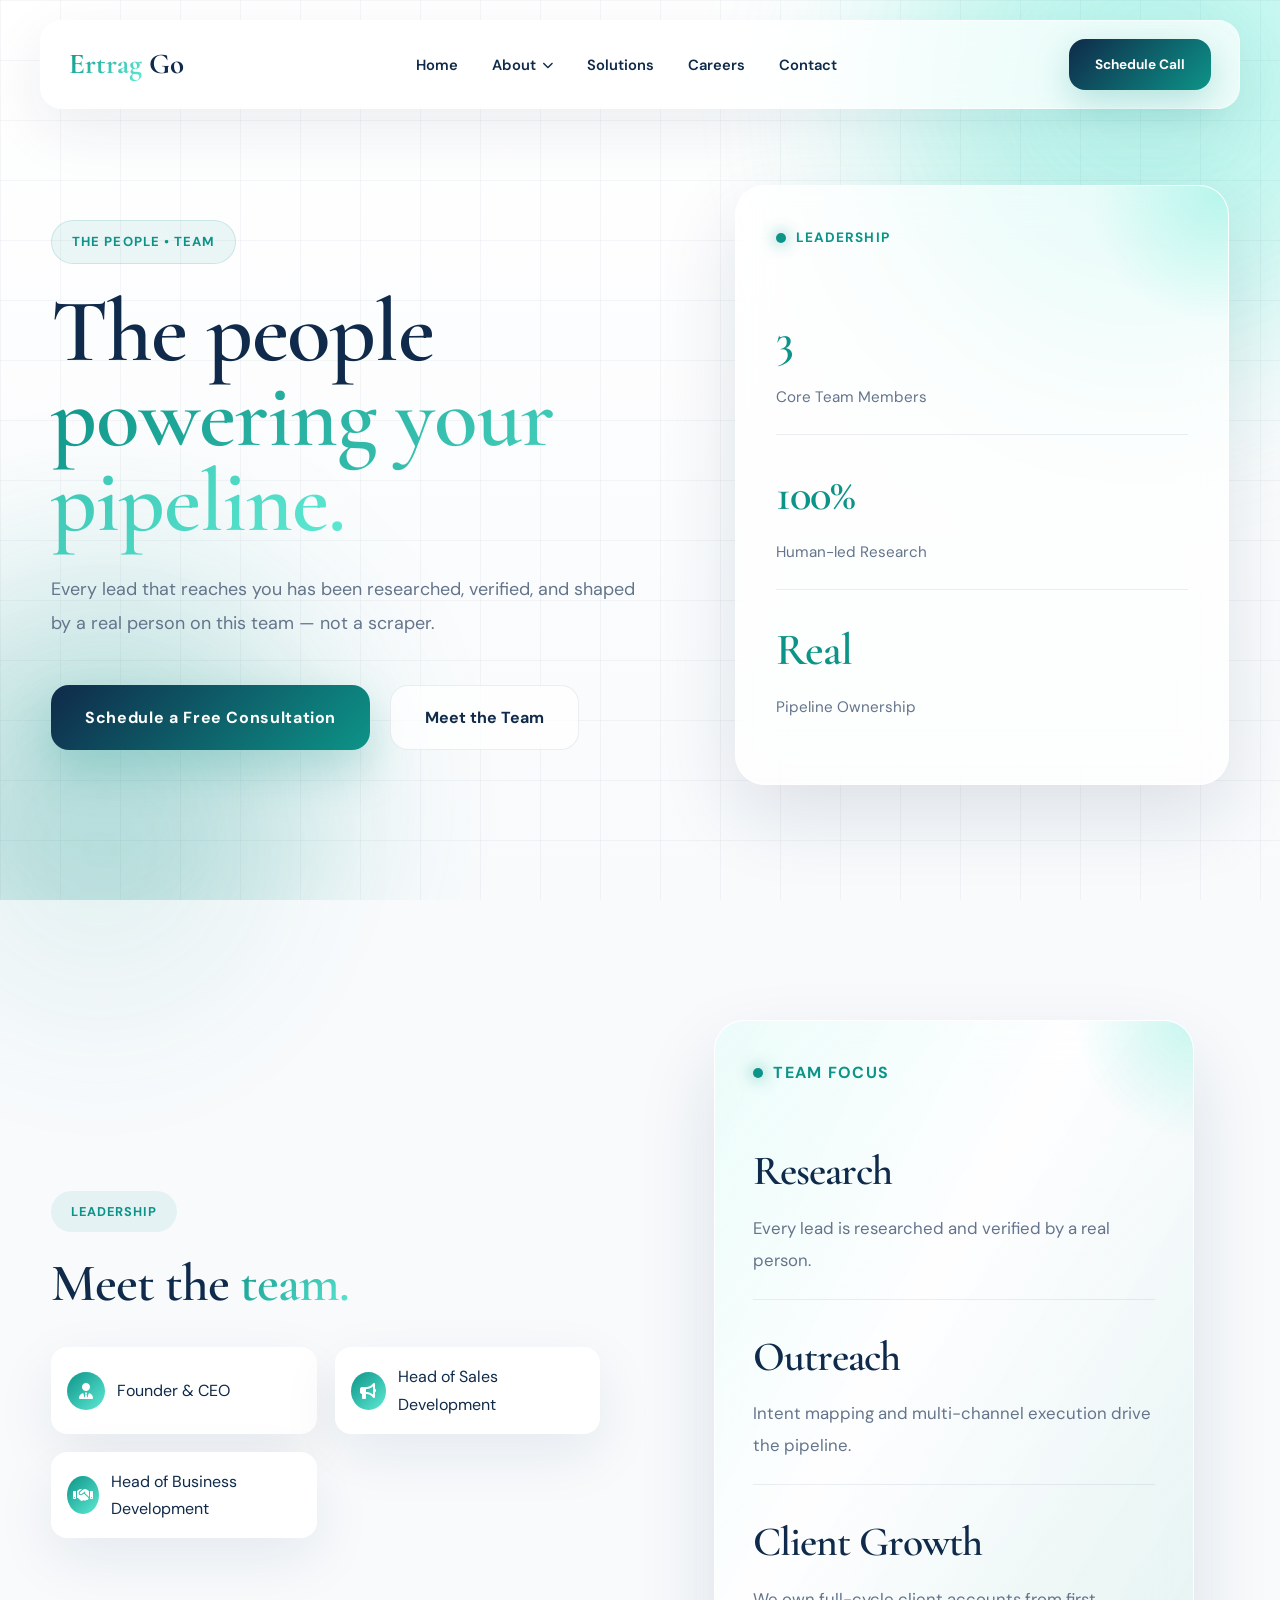
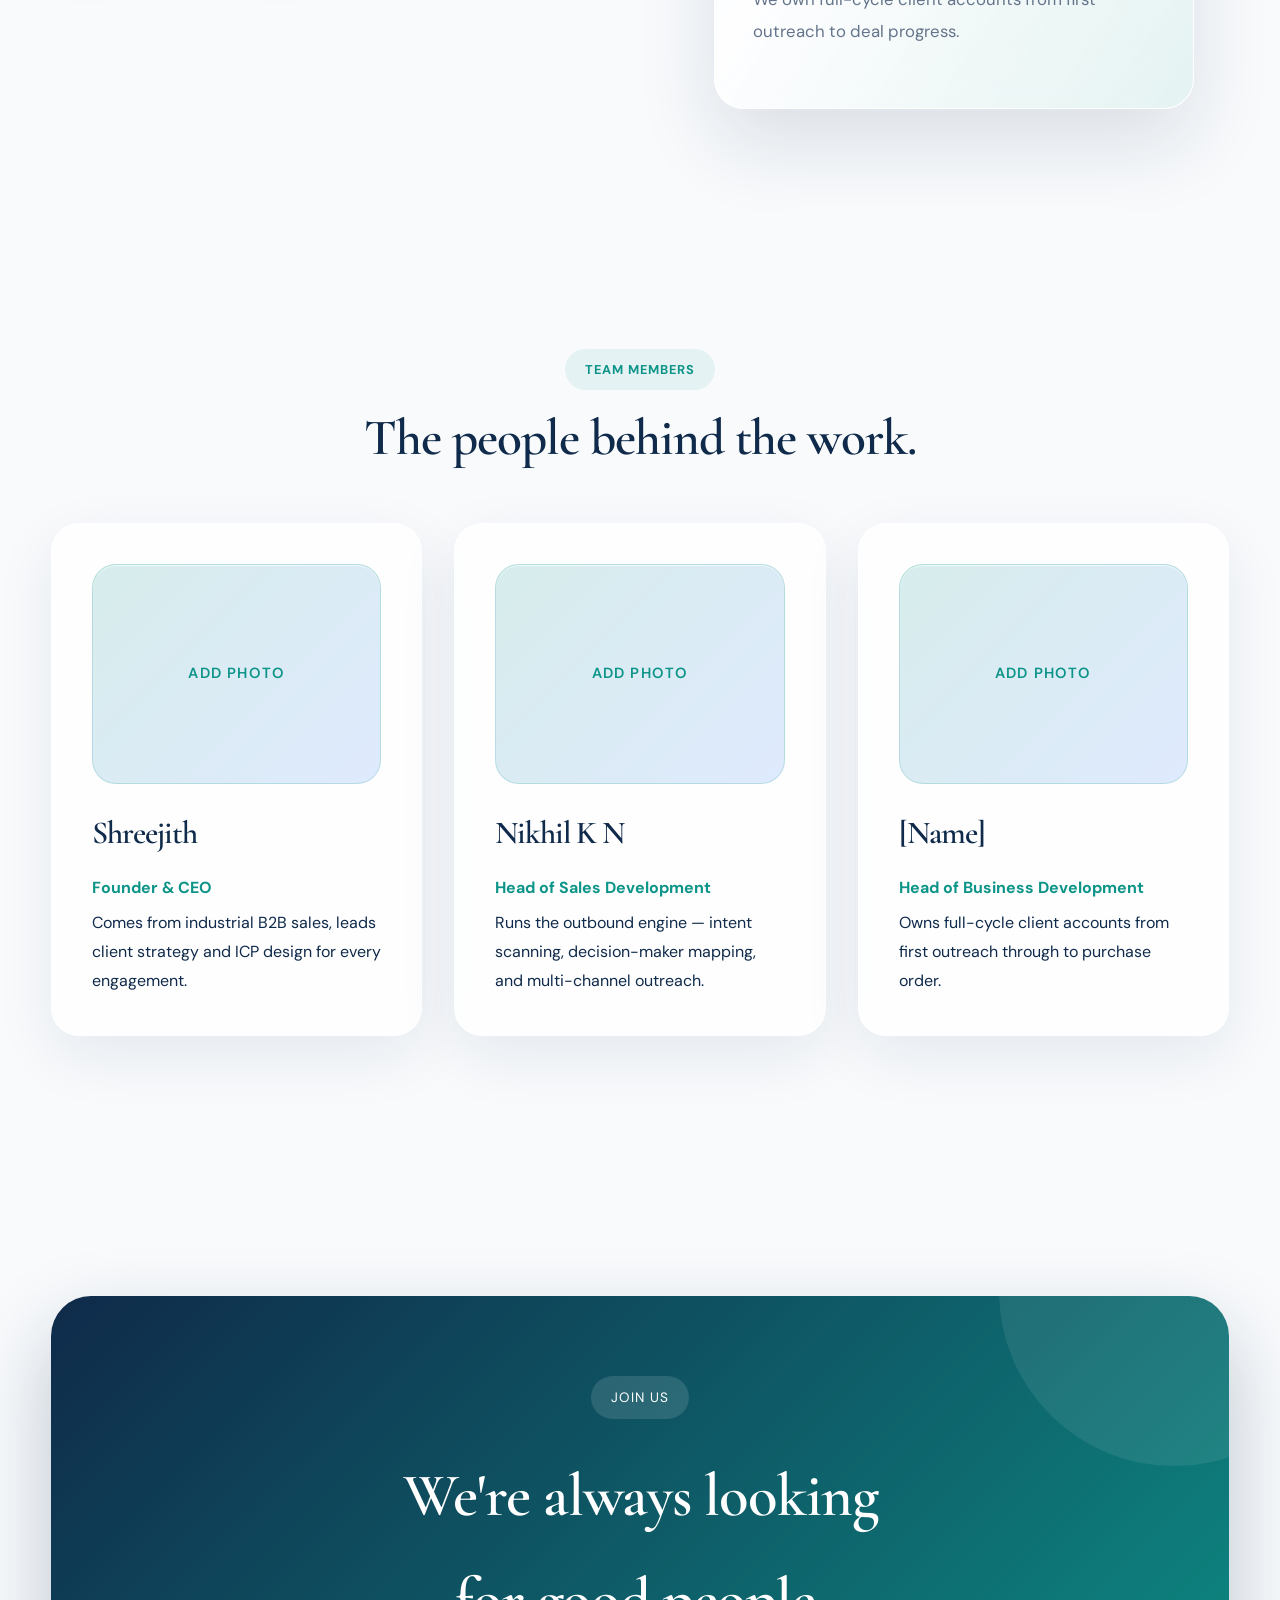
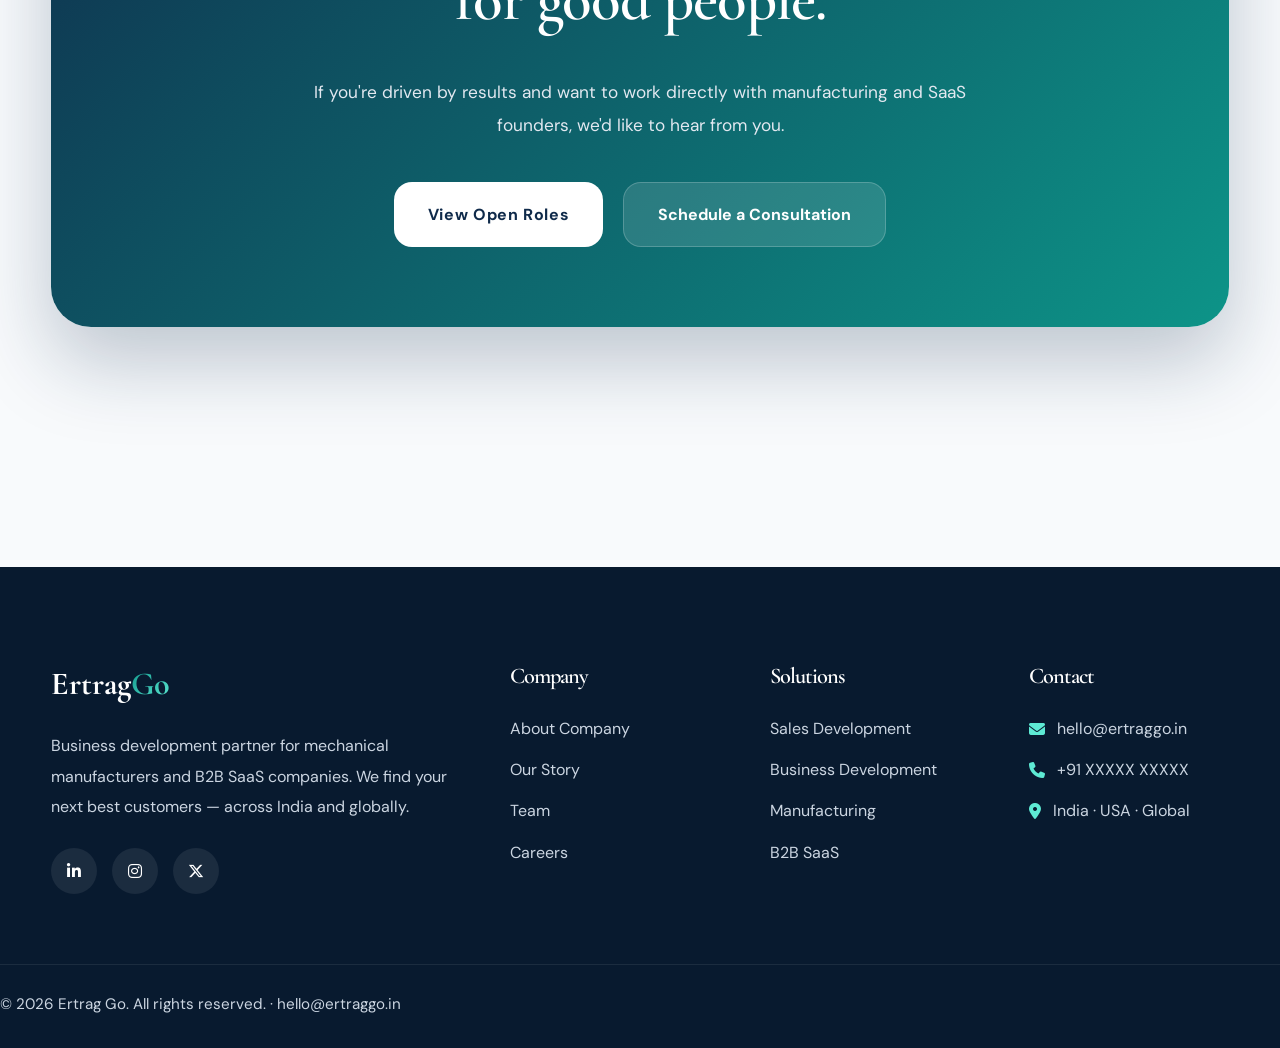
<file: team.html>
<!DOCTYPE html>
<html lang="en">
<head>
<meta charset="UTF-8">
<meta name="viewport" content="width=device-width, initial-scale=1.0">
<title>Our Team — Ertrag Go</title>
<link href="https://fonts.googleapis.com/css2?family=Cormorant+Garamond:ital,wght@0,300;0,400;0,600;0,700;1,300;1,400&family=DM+Sans:wght@300;400;500;600&family=DM+Mono:wght@400;500&display=swap" rel="stylesheet">
<link rel="stylesheet" href="https://cdnjs.cloudflare.com/ajax/libs/font-awesome/6.7.2/css/all.min.css">
<link rel="stylesheet" href="style.css">
<script async src="https://www.googletagmanager.com/gtag/js?id=G-P9GVSZBF7D"></script>
<script>
  window.dataLayer = window.dataLayer || [];
  function gtag(){dataLayer.push(arguments);}
  gtag('js', new Date());
  gtag('config', 'G-P9GVSZBF7D');
</script>
</head>
<body>

    <div class="page-bg">

        <div class="bg-gradient bg-one"></div>

        <div class="bg-gradient bg-two"></div>

        <div class="bg-grid"></div>

    </div>

    <div id="progressBar"></div>

    <header class="header">

        <nav class="navbar">

            <a href="index.html" class="logo">

                <span>Ertrag</span> Go

            </a>

            <ul class="nav-links">

                <li><a href="index.html">Home</a></li>

                <li class="has-dropdown">

                    <a class="dropdown-trigger">

                        About

                        <i class="fas fa-chevron-down"></i>

                    </a>

                    <div class="dropdown-menu">

                        <a href="about-company.html">About Company</a>

                        <a href="our-story.html">Our Story</a>

                        <a href="team.html">Team</a>

                    </div>

                </li>

                <li><a href="solutions.html">Solutions</a></li>

                <li><a href="careers.html">Careers</a></li>

                <li><a href="contact.html">Contact</a></li>

            </ul>

            <a href="https://calendar.app.google/tHdzG3xawfPp5ti7A" class="nav-btn">

                Schedule Call

            </a>

            <button class="menu-toggle" aria-label="Menu">

                <i class="fas fa-bars"></i>

            </button>

        </nav>

    </header>

    <section class="hero" id="home">

        <div class="hero-container">

            <div class="hero-content">

                <span class="hero-badge">

                    The People • Team

                </span>

                <h1>

                    The people

                    <span>

                        powering your pipeline.

                    </span>

                </h1>

                <p>

                    Every lead that reaches you has been researched, verified, and shaped by a real person on this team — not a scraper.

                </p>

                <div class="hero-buttons">

                    <a href="contact.html" class="btn-primary">

                        Schedule a Free Consultation

                    </a>

                    <a href="#team" class="btn-secondary">

                        Meet the Team

                    </a>

                </div>

            </div>

            <div class="hero-card">

                <div class="card-header">

                    <span class="live-dot"></span>

                    Leadership

                </div>

                <div class="metric">

                    <h2>3</h2>

                    <p>Core Team Members</p>

                </div>

                <div class="metric">

                    <h2>100%</h2>

                    <p>Human-led Research</p>

                </div>

                <div class="metric">

                    <h2>Real</h2>

                    <p>Pipeline Ownership</p>

                </div>

            </div>

        </div>

    </section>

    <section class="about" id="team">

        <div class="container about-grid">

            <div class="about-content">

                <span class="section-tag">
                    Leadership
                </span>

                <h2>
                    Meet the
                    <span>team.</span>
                </h2>

                <div class="about-features">

                    <div class="feature">

                        <i class="fa-solid fa-user-tie"></i>

                        <span>Founder &amp; CEO</span>

                    </div>

                    <div class="feature">

                        <i class="fa-solid fa-bullhorn"></i>

                        <span>Head of Sales Development</span>

                    </div>

                    <div class="feature">

                        <i class="fa-solid fa-handshake"></i>

                        <span>Head of Business Development</span>

                    </div>

                </div>

            </div>

            <div class="about-card">

                <div class="glass-card">

                    <div class="glass-top">

                        <span class="pulse"></span>

                        Team Focus

                    </div>

                    <div class="dashboard-stat">

                        <h3>Research</h3>

                        <p>Every lead is researched and verified by a real person.</p>

                    </div>

                    <div class="dashboard-stat">

                        <h3>Outreach</h3>

                        <p>Intent mapping and multi-channel execution drive the pipeline.</p>

                    </div>

                    <div class="dashboard-stat">

                        <h3>Client Growth</h3>

                        <p>We own full-cycle client accounts from first outreach to deal progress.</p>

                    </div>

                </div>

            </div>

        </div>

    </section>

    <section class="services">

        <div class="container">

            <div class="section-heading">

                <span>

                    Team Members

                </span>

                <h2>

                    The people behind the work.

                </h2>

            </div>

            <div class="services-grid">

                <article class="service-card employee-card">

                    <div class="member-photo">

                        <span>Add Photo</span>

                    </div>

                    <div class="member-info">

                        <h3 class="member-name">Shreejith</h3>

                        <p class="member-role">Founder &amp; CEO</p>

                        <p class="member-bio">Comes from industrial B2B sales, leads client strategy and ICP design for every engagement.</p>

                    </div>

                </article>

                <article class="service-card employee-card">

                    <div class="member-photo">

                        <span>Add Photo</span>

                    </div>

                    <div class="member-info">

                        <h3 class="member-name">Nikhil K N</h3>

                        <p class="member-role">Head of Sales Development</p>

                        <p class="member-bio">Runs the outbound engine — intent scanning, decision-maker mapping, and multi-channel outreach.</p>

                    </div>

                </article>

                <article class="service-card employee-card">

                    <div class="member-photo">

                        <span>Add Photo</span>

                    </div>

                    <div class="member-info">

                        <h3 class="member-name">[Name]</h3>

                        <p class="member-role">Head of Business Development</p>

                        <p class="member-bio">Owns full-cycle client accounts from first outreach through to purchase order.</p>

                    </div>

                </article>

            </div>

        </div>

    </section>

    <section class="cta">

        <div class="container">

            <div class="cta-box">

                <span>Join Us</span>

                <h2>

                    We're always looking

                    <br>

                    for good people.

                </h2>

                <p>

                    If you're driven by results and want to work directly with manufacturing and SaaS founders, we'd like to hear from you.

                </p>

                <div class="hero-buttons" style="justify-content:center;">

                    <a href="careers.html" class="btn-primary">

                        View Open Roles

                    </a>

                    <a href="contact.html" class="btn-secondary" style="background:rgba(255,255,255,.12); color:white; border-color:rgba(255,255,255,.2);">

                        Schedule a Consultation

                    </a>

                </div>

            </div>

        </div>

    </section>

    <footer class="footer">

        <div class="container footer-grid">

            <div class="footer-column">

                <a href="index.html" class="footer-logo">

                    Ertrag<span>Go</span>

                </a>

                <p>

                    Business development partner for mechanical manufacturers and B2B SaaS companies. We find your next best customers — across India and globally.

                </p>

                <div class="social-links">

                    <a href="#"><i class="fa-brands fa-linkedin-in"></i></a>

                    <a href="#"><i class="fa-brands fa-instagram"></i></a>

                    <a href="#"><i class="fa-brands fa-x-twitter"></i></a>

                </div>

            </div>

            <div class="footer-column">

                <h3>Company</h3>

                <ul>

                    <li><a href="about-company.html">About Company</a></li>

                    <li><a href="our-story.html">Our Story</a></li>

                    <li><a href="team.html">Team</a></li>

                    <li><a href="careers.html">Careers</a></li>

                </ul>

            </div>

            <div class="footer-column">

                <h3>Solutions</h3>

                <ul>

                    <li><a href="solutions.html#services">Sales Development</a></li>

                    <li><a href="solutions.html#services">Business Development</a></li>

                    <li><a href="solutions.html#verticals">Manufacturing</a></li>

                    <li><a href="solutions.html#verticals">B2B SaaS</a></li>

                </ul>

            </div>

            <div class="footer-column">

                <h3>Contact</h3>

                <ul class="contact-list">

                    <li><i class="fa-solid fa-envelope"></i><a href="mailto:hello@ertraggo.in">hello@ertraggo.in</a></li>

                    <li><i class="fa-solid fa-phone"></i><a href="tel:+91XXXXXXXXXX">+91 XXXXX XXXXX</a></li>

                    <li><i class="fa-solid fa-location-dot"></i>India · USA · Global</li>

                </ul>

            </div>

        </div>

        <div class="footer-bottom">

            <p>© 2026 Ertrag Go. All rights reserved. · hello@ertraggo.in</p>

        </div>

    </footer>

    <button id="backToTop" aria-label="Back to top"><i class="fa-solid fa-arrow-up"></i></button>

    <script src="script.js"></script>

</body>
</html>
</file>
<file: style.css>
/*====================================================
                ERTRAG GO v2.0
          Premium Consulting Website
======================================================*/

/*========================
Google Fonts
========================*/

@import url('https://fonts.googleapis.com/css2?family=Cormorant+Garamond:wght@500;600;700&family=DM+Sans:wght@300;400;500;700&display=swap');

/*========================
Root Variables
========================*/

:root{

--primary:#0F2A4A;
--secondary:#0D9488;
--accent:#5EEAD4;
--dark:#0A1F38;

--white:#ffffff;
--light:#F8FAFC;
--gray:#64748B;
--border:#E2E8F0;

--radius:24px;

--shadow:
0 20px 60px rgba(15,42,74,.08);

--transition:.35s ease;

}

/*========================
Reset
========================*/

*{

margin:0;

padding:0;

box-sizing:border-box;

}

html{

scroll-behavior:smooth;

}

body{

font-family:'DM Sans',sans-serif;

background:var(--light);

color:var(--primary);

overflow-x:hidden;

line-height:1.7;

}

/*========================
Scrollbar
========================*/

::-webkit-scrollbar{

width:10px;

}

::-webkit-scrollbar-track{

background:#edf2f7;

}

::-webkit-scrollbar-thumb{

background:linear-gradient(
180deg,
var(--secondary),
var(--accent));

border-radius:100px;

}

/*========================
Container
========================*/

.container{

width:min(1200px,92%);

margin:auto;

}

/*========================
Typography
========================*/

h1,h2,h3,h4{

font-family:'Cormorant Garamond',serif;

font-weight:600;

letter-spacing:-1px;

}

p{

color:var(--gray);

}

a{

text-decoration:none;

}

/*========================
Page Background
========================*/

.page-bg{

position:fixed;

inset:0;

z-index:-2;

overflow:hidden;

background:

linear-gradient(
180deg,
#ffffff,
#f8fafc);

}

.bg-grid{

position:absolute;

inset:0;

background-image:

linear-gradient(rgba(15,42,74,.04) 1px, transparent 1px),

linear-gradient(90deg, rgba(15,42,74,.04) 1px, transparent 1px);

background-size:60px 60px;

}

.bg-gradient{

position:absolute;

border-radius:50%;

filter:blur(90px);

opacity:.35;

}

.bg-one{

width:520px;

height:520px;

background:#5EEAD4;

top:-160px;

right:-120px;

}

.bg-two{

width:450px;

height:450px;

background:#0D9488;

left:-120px;

bottom:-120px;

opacity:.22;

}

.bg-one{

animation:floatOne 12s ease-in-out infinite;

}

.bg-two{

animation:floatTwo 15s ease-in-out infinite;

}

@keyframes floatOne{

0%,100%{

transform:translateY(0) translateX(0);

}

50%{

transform:translateY(30px) translateX(-20px);

}

}

@keyframes floatTwo{

0%,100%{

transform:translateY(0);

}

50%{

transform:translateY(-25px) translateX(30px);

}

}

/*========================
Scroll Progress
========================*/

#progressBar{

position:fixed;

top:0;

left:0;

height:4px;

width:0;

background:

linear-gradient(
90deg,
var(--secondary),
var(--accent));

z-index:99999;

}

/*========================
Navigation
========================*/

.header{

position:fixed;

top:20px;

left:0;

width:100%;

display:flex;

justify-content:center;

z-index:1000;

}

.navbar{

width:min(1200px,94%);

display:flex;

align-items:center;

justify-content:space-between;

padding:18px 28px;

border-radius:22px;

background:rgba(255,255,255,.72);

backdrop-filter:blur(18px);

border:1px solid rgba(255,255,255,.6);

box-shadow:var(--shadow);

transition:var(--transition);

}

.logo{

font-size:1.8rem;

font-family:'Cormorant Garamond',serif;

font-weight:700;

color:var(--primary);

}

.logo span{

background:

linear-gradient(
135deg,
var(--secondary),
var(--accent));

-webkit-background-clip:text;

-webkit-text-fill-color:transparent;

}

.nav-links{

display:flex;

gap:34px;

list-style:none;

}

.nav-links li{

position:relative;

}

.nav-links a,
.nav-links .dropdown-trigger{

font-size:.92rem;

font-weight:600;

color:var(--primary);

position:relative;

transition:.3s;

}

.nav-links a::after,
.nav-links .dropdown-trigger::after{

content:"";

position:absolute;

left:0;

bottom:-6px;

width:0;

height:2px;

background:var(--secondary);

transition:.3s;

}

.nav-links a:hover,
.nav-links .dropdown-trigger:hover{

color:var(--secondary);

}

.nav-links a:hover::after,
.nav-links .dropdown-trigger:hover::after{

width:100%;

}

.dropdown-trigger{

display:inline-flex;

align-items:center;

gap:6px;

cursor:pointer;

}

.dropdown-trigger i{

font-size:.7rem;

transition:.3s;

}

.dropdown-menu{

position:absolute;

top:calc(100% + 14px);

left:0;

min-width:180px;

padding:12px;

background:rgba(255,255,255,.96);

border:1px solid rgba(15,42,74,.08);

border-radius:16px;

box-shadow:0 20px 45px rgba(15,42,74,.12);

display:flex;

flex-direction:column;

gap:8px;

opacity:0;

visibility:hidden;

transform:translateY(8px);

transition:.25s ease;

z-index:1001;

}

.dropdown-menu a{

padding:10px 12px;

border-radius:10px;

font-size:.9rem;

}

.dropdown-menu a:hover{

background:rgba(13,148,136,.08);

color:var(--secondary);

}

.has-dropdown:hover .dropdown-menu,
.has-dropdown:focus-within .dropdown-menu,
.has-dropdown.open .dropdown-menu{

opacity:1;

visibility:visible;

transform:translateY(0);

}

.has-dropdown:hover .dropdown-trigger i,
.has-dropdown:focus-within .dropdown-trigger i,
.has-dropdown.open .dropdown-trigger i{

transform:rotate(180deg);

}

.nav-btn{

padding:14px 26px;

border-radius:16px;

background:

linear-gradient(
135deg,
var(--primary),
var(--secondary));

color:white;

font-size:.85rem;

font-weight:700;

box-shadow:

0 12px 35px rgba(13,148,136,.25);

transition:.35s;

}

.nav-btn:hover{

transform:translateY(-4px);

}

.menu-toggle{

display:none;

background:none;

border:none;

font-size:1.5rem;

cursor:pointer;

color:var(--primary);

}

/*====================================================
                    HERO SECTION
======================================================*/

.hero{

min-height:100vh;

display:flex;

align-items:center;

padding:170px 0 100px;

position:relative;

}

.hero-container{

width:min(1200px,92%);

margin:auto;

display:grid;

grid-template-columns:1.1fr .9fr;

align-items:center;

gap:80px;

}

.hero-content{

animation:fadeUp 1s ease;

}

.hero h1{

animation:fadeUp 1s ease .2s both;

}

.hero p{

animation:fadeUp 1s ease .45s both;

}

.hero-buttons{

animation:fadeUp 1s ease .7s both;

}

.hero-badge{

display:inline-flex;

align-items:center;

padding:10px 20px;

border-radius:100px;

background:rgba(13,148,136,.08);

border:1px solid rgba(13,148,136,.15);

color:var(--secondary);

font-size:.82rem;

font-weight:700;

letter-spacing:.08em;

text-transform:uppercase;

margin-bottom:25px;

}

.hero h1{

font-size:clamp(3.8rem,7vw,6.5rem);

line-height:.95;

margin-bottom:28px;

color:var(--primary);

}

.hero h1 span{

background:linear-gradient(
135deg,
var(--secondary),
var(--accent));

-webkit-background-clip:text;

-webkit-text-fill-color:transparent;

}

.hero p{

font-size:1.12rem;

max-width:620px;

margin-bottom:45px;

line-height:1.9;

}

.hero-buttons{

display:flex;

gap:20px;

flex-wrap:wrap;

}

/*========================
Primary Button
========================*/

.btn-primary{

display:inline-flex;

align-items:center;

justify-content:center;

padding:18px 34px;

border-radius:18px;

background:linear-gradient(
135deg,
var(--primary),
var(--secondary));

color:#fff;

font-weight:700;

letter-spacing:.04em;

transition:var(--transition);

box-shadow:

0 20px 45px rgba(13,148,136,.25);

}

.btn-primary:hover{

transform:translateY(-6px);

box-shadow:

0 30px 70px rgba(13,148,136,.45);

filter:brightness(1.05);

}

/*========================
Secondary Button
========================*/

.btn-secondary{

display:inline-flex;

align-items:center;

justify-content:center;

padding:18px 34px;

border-radius:18px;

background:rgba(255,255,255,.75);

border:1px solid rgba(15,42,74,.08);

backdrop-filter:blur(16px);

color:var(--primary);

font-weight:700;

transition:var(--transition);

}

.btn-secondary:hover{

background:white;

transform:translateY(-6px);

box-shadow:var(--shadow);

}

/*========================
Hero Card
========================*/

.hero-card{

background:rgba(255,255,255,.65);

backdrop-filter:blur(22px);

border:1px solid rgba(255,255,255,.7);

border-radius:30px;

padding:40px;

box-shadow:

0 30px 80px rgba(15,42,74,.12);

position:relative;

overflow:hidden;

animation:floatCard 6s ease-in-out infinite;

}

.hero-card::before{

content:"";

position:absolute;

width:260px;

height:260px;

border-radius:50%;

background:radial-gradient(

circle,

rgba(94,234,212,.35),

transparent 70%

);

top:-120px;

right:-120px;

}

/*========================
Card Header
========================*/

.card-header{

display:flex;

align-items:center;

gap:10px;

margin-bottom:30px;

font-size:.85rem;

font-weight:700;

color:var(--secondary);

text-transform:uppercase;

letter-spacing:.08em;

}

.live-dot{

width:10px;

height:10px;

border-radius:50%;

background:var(--secondary);

box-shadow:

0 0 15px rgba(13,148,136,.8);

animation:pulse 2s infinite;

}

/*========================
Metrics
========================*/

.metric{

padding:22px 0;

border-bottom:1px solid rgba(15,42,74,.08);

}

.metric:last-child{

border-bottom:none;

}

.metric h2{

font-size:2.8rem;

color:var(--secondary);

margin-bottom:5px;

}

.metric p{

margin:0;

font-size:.95rem;

color:var(--gray);

}

/*========================
Hero Decorations
========================*/

.hero::before{

content:"";

position:absolute;

width:600px;

height:600px;

border-radius:50%;

background:radial-gradient(

circle,

rgba(94,234,212,.15),

transparent 70%

);

top:-250px;

right:-180px;

filter:blur(50px);

z-index:-1;

}

.hero::after{

content:"";

position:absolute;

width:500px;

height:500px;

border-radius:50%;

background:radial-gradient(

circle,

rgba(13,148,136,.10),

transparent 70%

);

bottom:-200px;

left:-150px;

filter:blur(50px);

z-index:-1;

}

/*====================================================
                TRUST STRIP
======================================================*/

.trust-strip{

padding:60px 0;

position:relative;

}

.trust-title{

text-align:center;

font-size:1rem;

font-weight:700;

letter-spacing:.12em;

text-transform:uppercase;

color:var(--secondary);

margin-bottom:35px;

}

.trust-items{

display:flex;

justify-content:center;

align-items:center;

flex-wrap:wrap;

gap:22px;

}

.trust-box{

display:flex;

align-items:center;

gap:12px;

padding:18px 28px;

background:rgba(255,255,255,.75);

backdrop-filter:blur(16px);

border:1px solid rgba(255,255,255,.8);

border-radius:18px;

box-shadow:var(--shadow);

font-weight:600;

transition:var(--transition);

}

.trust-box i{

font-size:1.3rem;

color:var(--secondary);

}

.trust-box:hover{

transform:translateY(-8px);

box-shadow:

0 25px 60px rgba(13,148,136,.18);

}

/*====================================================
                ABOUT SECTION
======================================================*/

.about{

padding:120px 0;

}

.about-grid{

display:grid;

grid-template-columns:1fr 1fr;

gap:80px;

align-items:center;

}

.section-tag{

display:inline-block;

padding:10px 20px;

background:rgba(13,148,136,.08);

border-radius:50px;

font-size:.8rem;

font-weight:700;

letter-spacing:.08em;

text-transform:uppercase;

color:var(--secondary);

margin-bottom:22px;

}

.about h2{

font-size:3.3rem;

line-height:1.1;

margin-bottom:25px;

}

.about h2 span{

background:

linear-gradient(

135deg,

var(--secondary),

var(--accent));

-webkit-background-clip:text;

-webkit-text-fill-color:transparent;

}

.about p{

font-size:1.05rem;

margin-bottom:20px;

line-height:1.9;

}

.about-features{

display:grid;

grid-template-columns:repeat(2,1fr);

gap:18px;

margin-top:35px;

}

.feature{

display:flex;

align-items:center;

gap:12px;

padding:16px;

background:white;

border-radius:16px;

box-shadow:var(--shadow);

transition:var(--transition);

}

.feature:hover{

transform:translateY(-6px);

}

.feature i{

width:38px;

height:38px;

display:flex;

align-items:center;

justify-content:center;

background:linear-gradient(

135deg,

var(--secondary),

var(--accent));

color:white;

border-radius:50%;

}

/*====================================================
                DASHBOARD CARD
======================================================*/

.about-card{

display:flex;

justify-content:center;

}

.glass-card{

width:100%;

max-width:480px;

padding:38px;

background:linear-gradient(
135deg,
rgba(255,255,255,.88),
rgba(255,255,255,.68));

backdrop-filter:blur(22px);

border-radius:30px;

border:1px solid rgba(255,255,255,.8);

box-shadow:

0 35px 80px rgba(15,42,74,.12);

position:relative;

overflow:hidden;

}

.glass-card::before{

content:"";

position:absolute;

top:-120px;

right:-120px;

width:240px;

height:240px;

border-radius:50%;

background:

radial-gradient(circle,

rgba(94,234,212,.3),

transparent 70%);

}

.glass-top{

display:flex;

align-items:center;

gap:10px;

font-weight:700;

color:var(--secondary);

text-transform:uppercase;

letter-spacing:.08em;

margin-bottom:28px;

}

.pulse{

width:10px;

height:10px;

border-radius:50%;

background:var(--secondary);

box-shadow:0 0 16px rgba(13,148,136,.8);

animation:pulse 2s infinite;

}

.glass-card::after{

content:"";

position:absolute;

inset:0;

background:linear-gradient(
120deg,
rgba(94,234,212,.12),
transparent 42%,
rgba(13,148,136,.10));

pointer-events:none;

}

.glass-card > *{

position:relative;

z-index:1;

}

.form-group{

display:flex;

flex-direction:column;

gap:8px;

margin-bottom:16px;

}

.form-group label{

font-size:.72rem;

font-weight:700;

letter-spacing:.12em;

text-transform:uppercase;

color:var(--secondary);

}

.form-group input,
.form-group select,
.form-group textarea{

width:100%;

padding:14px 16px;

border:1px solid rgba(15,42,74,.10);

border-radius:16px;

background:rgba(255,255,255,.78);

color:var(--primary);

font-family:inherit;

font-size:.95rem;

outline:none;

transition:all .25s ease;

box-shadow:inset 0 1px 2px rgba(15,42,74,.04);

}

.form-group input:focus,
.form-group select:focus,
.form-group textarea:focus{

border-color:rgba(13,148,136,.45);

box-shadow:0 0 0 4px rgba(13,148,136,.12);

background:white;

transform:translateY(-1px);

}

.form-group textarea{

min-height:120px;

resize:vertical;

}

.form-submit{

width:100%;

padding:16px 20px;

border:none;

border-radius:16px;

background:linear-gradient(
135deg,
var(--primary),
var(--secondary));

color:white;

font-size:.95rem;

font-weight:700;

cursor:pointer;

transition:all .3s ease;

box-shadow:0 16px 35px rgba(13,148,136,.25);

}

.form-submit:hover{

transform:translateY(-3px);

box-shadow:0 24px 45px rgba(13,148,136,.32);

}

.dashboard-stat{

padding:22px 0;

border-bottom:1px solid rgba(15,42,74,.08);

}

.dashboard-stat:last-child{

border-bottom:none;

}

.dashboard-stat h3{

font-size:2.6rem;

color:var(--primary);

margin-bottom:6px;

}

.dashboard-stat p{

margin:0;

}

/*====================================================
                SERVICES
======================================================*/

.services{

padding:120px 0;

}

.section-heading{

text-align:center;

max-width:760px;

margin:0 auto 70px;

}

.section-heading span{

display:inline-block;

padding:10px 20px;

border-radius:50px;

background:rgba(13,148,136,.08);

font-size:.8rem;

font-weight:700;

text-transform:uppercase;

letter-spacing:.08em;

color:var(--secondary);

margin-bottom:20px;

}

.section-heading h2{

font-size:3.4rem;

margin-bottom:20px;

}

.section-heading p{

font-size:1.05rem;

}

.services-grid{

display:grid;

grid-template-columns:repeat(auto-fit,minmax(280px,1fr));

gap:32px;

}

.service-card{

display:flex;

flex-direction:column;

gap:22px;

padding:40px;

background:rgba(255,255,255,.78);

backdrop-filter:blur(16px);

border-radius:28px;

border:1px solid rgba(255,255,255,.9);

box-shadow:var(--shadow);

transition:all .35s ease;

position:relative;

overflow:hidden;

}

.service-card::before{

content:"";

position:absolute;

left:0;

top:0;

width:100%;

height:4px;

background:

linear-gradient(

90deg,

var(--secondary),

var(--accent));

transform:scaleX(0);

transform-origin:left;

transition:.4s;

}

.service-card::after{

content:"";

position:absolute;

top:0;

left:-120%;

width:80%;

height:100%;

background:

linear-gradient(

90deg,

transparent,

rgba(255,255,255,.45),

transparent

);

transition:.8s;

}

.service-card:hover::after{

left:130%;

}

.service-card:hover::before{

transform:scaleX(1);

}

.service-card:hover{

transform:translateY(-12px);

box-shadow:

0 30px 70px rgba(13,148,136,.18);

}

.service-icon{

width:72px;

height:72px;

border-radius:20px;

display:flex;

align-items:center;

justify-content:center;

font-size:1.7rem;

background:

linear-gradient(

135deg,

var(--secondary),

var(--accent));

color:white;

margin-bottom:28px;

}

.service-card h3{

font-size:2rem;

margin-bottom:8px;

}

.service-card p{

font-size:1rem;

line-height:1.8;

}

.section-inner,
.container{

width:min(1200px,92%);

margin:0 auto;

}

.section-heading,
.section-inner{

max-width:860px;

margin:0 auto 56px;

text-align:center;

}

.section-label{

display:inline-block;

padding:10px 18px;

border-radius:999px;

background:rgba(13,148,136,.12);

color:var(--secondary);

font-size:.82rem;

font-weight:700;

letter-spacing:.14em;

text-transform:uppercase;

margin-bottom:22px;

}

.section-heading span,
.section-inner .section-label{

color:var(--secondary);

}

.section-heading h2,
.section-inner h2{

font-size:3.2rem;

margin-bottom:16px;

line-height:1.1;

}

.section-heading p,
.section-sub,
.section-inner .section-sub{

font-size:1.03rem;

line-height:1.9;

color:var(--body);

max-width:760px;

margin:0 auto;

}

.svc-num{
	display:inline-block;

margin-bottom:18px;

font-size:.82rem;

font-weight:700;

letter-spacing:.14em;

text-transform:uppercase;

color:var(--secondary);

}

.svc-bullets{

list-style:none;

padding:0;

margin:18px 0 0;

display:flex;

flex-direction:column;

gap:10px;

}

.svc-bullets li{

position:relative;

padding-left:18px;

color:var(--body);

font-size:.95rem;

line-height:1.7;

}

.svc-bullets li::before{

content:"•";

position:absolute;

left:0;

top:0;

color:var(--secondary);

font-weight:700;

}

.verticals-grid{

display:grid;

grid-template-columns:repeat(2,1fr);

gap:28px;

margin-top:50px;

}

.vertical-card{

position:relative;

overflow:hidden;

padding:40px 34px;

z-index:1;

background:rgba(255,255,255,.78);

backdrop-filter:blur(16px);

border-radius:30px;

border:1px solid rgba(255,255,255,.9);

box-shadow:var(--shadow);

min-height:100%;

}

.vertical-card h3{

font-size:2rem;

margin-bottom:16px;

}

.v-tag{

display:inline-block;

padding:8px 14px;

border-radius:999px;

background:rgba(13,148,136,.12);

color:var(--secondary);

font-size:.8rem;

font-weight:700;

letter-spacing:.14em;

text-transform:uppercase;

margin-bottom:18px;

}

.v-industries{

display:flex;

flex-wrap:wrap;

gap:10px;

margin-top:22px;

}

.v-pill{

padding:10px 14px;

border-radius:999px;

background:rgba(13,148,136,.08);

color:var(--secondary);

font-size:.82rem;

font-weight:600;

}

.v-bg-num{

position:absolute;

right:-8px;

bottom:-18px;

font-size:5.6rem;

font-weight:700;

color:var(--primary);

opacity:.05;

pointer-events:none;

z-index:0;

}

.process-list{

display:grid;

gap:20px;

margin-top:50px;

}

.process-item{

display:grid;

grid-template-columns:90px 1fr;

gap:20px;

padding:26px 30px;

background:rgba(255,255,255,.78);

backdrop-filter:blur(16px);

border-radius:24px;

border:1px solid rgba(255,255,255,.9);

box-shadow:var(--shadow);

}

.process-n{

display:flex;

align-items:center;

justify-content:center;

width:72px;

height:72px;

border-radius:20px;

background:linear-gradient(135deg,var(--secondary),var(--accent));

color:white;

font-weight:700;

font-size:1.1rem;

}

.process-content h3{

font-size:1.35rem;

margin-bottom:10px;

}

.process-content p{

line-height:1.8;

color:var(--body);

}

.pricing-grid{

display:grid;

grid-template-columns:repeat(2,1fr);

gap:28px;

margin-top:54px;

}

.pricing-card{

padding:38px 34px;

border-radius:30px;

background:rgba(255,255,255,.78);

backdrop-filter:blur(16px);

border:1px solid rgba(255,255,255,.9);

box-shadow:var(--shadow);

}

.pricing-card.dark{

background:linear-gradient(135deg,var(--primary),var(--secondary));

color:white;

}

.pricing-label{

display:inline-block;

padding:8px 14px;

border-radius:999px;

background:rgba(13,148,136,.12);

color:var(--secondary);

font-size:.78rem;

font-weight:700;

letter-spacing:.12em;

text-transform:uppercase;

}

.pricing-card.dark .pricing-label{

background:rgba(255,255,255,.16);

color:white;

}

.pricing-card h3{

font-size:1.8rem;

margin:18px 0 10px;

}

.pricing-desc{

line-height:1.8;

color:var(--body);

}

.pricing-card.dark .pricing-desc,
.pricing-card.dark .pricing-unit,
.pricing-card.dark .pricing-features li{

color:rgba(255,255,255,.9);

}

.pricing-amt{

font-size:3rem;

font-weight:700;

color:var(--secondary);

margin:22px 0 8px;

}

.pricing-card.dark .pricing-amt{

color:white;

}

.pricing-unit{

font-size:.95rem;

line-height:1.7;

color:var(--body);

}

.pricing-features{

list-style:none;

padding:0;

margin:24px 0 0;

display:flex;

flex-direction:column;

gap:10px;

}

.pricing-features li{

position:relative;

padding-left:18px;

font-size:.95rem;

line-height:1.7;

}

.pricing-features li::before{

content:"•";

position:absolute;

left:0;

top:0;

color:var(--secondary);

font-weight:700;

}

.conversion-pill{

display:inline-block;

margin-top:22px;

padding:10px 16px;

border-radius:999px;

background:rgba(255,255,255,.16);

color:white;

font-size:.84rem;

font-weight:600;

}

.why-grid{

display:grid;

grid-template-columns:repeat(2,minmax(0,1fr));

gap:24px;

margin-top:44px;

}

.why-card{

padding:26px 24px;

background:rgba(255,255,255,.08);

backdrop-filter:blur(16px);

border-radius:24px;

border:1px solid rgba(255,255,255,.14);

box-shadow:var(--shadow);

}

.why-card .why-n{

display:inline-block;

margin-bottom:14px;

font-size:.8rem;

font-weight:700;

letter-spacing:.14em;

text-transform:uppercase;

color:#7dd3fc;

}

.why-card h3{

font-size:1.3rem;

margin-bottom:10px;

color:white;

}

.why-card p{

line-height:1.8;

color:rgba(255,255,255,.8);

}

.faq-list{

display:grid;

gap:16px;

margin-top:44px;

max-width:940px;

margin-left:auto;

margin-right:auto;

}

.faq{

padding:20px 22px;

background:rgba(255,255,255,.78);

backdrop-filter:blur(16px);

border-radius:20px;

border:1px solid rgba(255,255,255,.9);

box-shadow:var(--shadow);

}

.faq summary{

cursor:pointer;

font-weight:700;

color:var(--primary);

list-style:none;

}

.faq summary::-webkit-details-marker{

display:none;

}

.faq[open] summary{

color:var(--secondary);

}

.faq-a{

margin-top:12px;

line-height:1.8;

color:var(--body);

}

.cta-section{

padding:80px 0 40px;

text-align:center;

}

.cta-section h2{

font-size:3rem;

line-height:1.1;

margin-bottom:18px;

}

.cta-sub{

max-width:680px;

margin:0 auto 32px;

font-size:1.04rem;

line-height:1.8;

color:var(--body);

}

.cta-actions{

display:flex;

justify-content:center;

gap:16px;

flex-wrap:wrap;

}

.btn-amber,
.btn-ghost-w{
	display:inline-flex;

align-items:center;

justify-content:center;

padding:14px 22px;

border-radius:999px;

font-weight:700;

transition:.3s ease;

}

.btn-amber{

background:linear-gradient(135deg,var(--secondary),var(--accent));

color:white;

box-shadow:0 20px 45px rgba(13,148,136,.24);

}

.btn-ghost-w{

color:white;

background:rgba(255,255,255,.12);

border:1px solid rgba(255,255,255,.2);

}

.footer-grid.footer-grid-5{

display:grid;

grid-template-columns:1.6fr 1fr 1fr 1fr 1fr;

gap:36px;

align-items:start;

}

.footer-brand{

max-width:320px;

}

.footer-brand p{

line-height:1.9;

color:#CBD5E1;

}

.footer-social{

display:flex;

gap:12px;

margin-top:18px;

}

.footer-social a{
	display:inline-flex;

align-items:center;

justify-content:center;

width:42px;

height:42px;

border-radius:50%;

background:rgba(255,255,255,.08);

color:white;

transition:.3s;

}

.footer-social a:hover{

background:rgba(13,148,136,.24);

}

.footer-col h4{

font-size:1.05rem;

margin-bottom:18px;

color:white;

}

.footer-col ul{

list-style:none;

padding:0;

margin:0;

display:flex;

flex-direction:column;

gap:10px;

}

.footer-col ul li,
.footer-col ul li a{

color:#CBD5E1;

font-size:.95rem;

line-height:1.7;

}

.footer-col ul li a:hover{

color:var(--accent);

}

.footer-bottom{

display:flex;

justify-content:space-between;

align-items:center;

flex-wrap:wrap;

gap:16px;

padding-top:24px;

margin-top:34px;

border-top:1px solid rgba(255,255,255,.12);

color:#CBD5E1;

font-size:.95rem;

}

.footer-tagline{

color:var(--accent);

font-weight:600;

}

.member-photo{

min-height:220px;

border-radius:24px;

background:

linear-gradient(135deg, rgba(13,148,136,.16), rgba(59,130,246,.16));

border:1px solid rgba(13,148,136,.18);

display:flex;

align-items:center;

justify-content:center;

color:var(--secondary);

font-weight:600;

letter-spacing:.08em;

text-transform:uppercase;

font-size:.92rem;

box-shadow:inset 0 1px 0 rgba(255,255,255,.6);

}

.member-info{

display:flex;

flex-direction:column;

gap:6px;

}

.member-name{

margin:0;

font-size:1.55rem;

}

.member-role{

margin:0;

font-weight:700;

color:var(--secondary);

}

.member-bio{

margin:0;

color:var(--body);

}

/*====================================================
                INDUSTRIES
======================================================*/

.industries{

padding:120px 0;

position:relative;

}

.industry-grid{

display:grid;

grid-template-columns:repeat(4,1fr);

gap:28px;

margin-top:60px;

}

.industry-card{

background:rgba(255,255,255,.78);

backdrop-filter:blur(18px);

padding:40px 30px;

border-radius:28px;

box-shadow:var(--shadow);

text-align:center;

transition:.35s ease;

border:1px solid rgba(255,255,255,.8);

}

.industry-card:hover{

transform:translateY(-10px);

box-shadow:

0 35px 80px rgba(13,148,136,.18);

}

.industry-card i{

font-size:3rem;

background:linear-gradient(
135deg,
var(--secondary),
var(--accent));

-webkit-background-clip:text;

-webkit-text-fill-color:transparent;

margin-bottom:25px;

}

.industry-card h3{

font-size:2rem;

margin-bottom:15px;

}

.industry-card p{

font-size:.96rem;

line-height:1.8;

}

/*====================================================
                WHY CHOOSE US
======================================================*/

.why-us{

padding:120px 0;

background:linear-gradient(135deg, rgba(2,22,48,.96), rgba(8,35,72,.96));

color:white;

}

.why-grid{

display:grid;

grid-template-columns:1fr 1fr;

gap:80px;

align-items:center;

}

.why-grid h2{

font-size:3.5rem;

margin-bottom:25px;

color:white;

}

.why-grid>div:first-child p{

font-size:1.05rem;

line-height:1.9;

color:rgba(255,255,255,.82);

}

.why-list{

display:flex;

flex-direction:column;

gap:24px;

}

.why-item{

display:flex;

gap:22px;

padding:25px;

background:rgba(255,255,255,.08);


border-radius:24px;

box-shadow:var(--shadow);

transition:.35s;

}

.why-item:hover{

transform:translateX(10px);

}

.why-item i{

width:60px;

height:60px;

border-radius:18px;

display:flex;

align-items:center;

justify-content:center;

background:linear-gradient(
135deg,
var(--secondary),
var(--accent));

color:white;

font-size:1.3rem;

flex-shrink:0;

}

.why-item h4{

font-size:1.5rem;

margin-bottom:10px;

}

/*====================================================
                TIMELINE
======================================================*/

.process{

padding:130px 0;

}

.timeline{

display:grid;

grid-template-columns:repeat(4,1fr);

gap:30px;

margin-top:70px;

position:relative;

}

.timeline::before{

content:"";

position:absolute;

top:38px;

left:8%;

width:84%;

height:4px;

background:linear-gradient(
90deg,
var(--secondary),
var(--accent));

z-index:0;

}

.timeline-item{

position:relative;

background:white;

padding:35px;

border-radius:26px;

box-shadow:var(--shadow);

z-index:2;

transition:.35s;

}

.timeline-item:hover{

transform:translateY(-10px);

}

.timeline-item span{

display:flex;

align-items:center;

justify-content:center;

width:70px;

height:70px;

margin:0 auto 25px;

border-radius:50%;

background:linear-gradient(
135deg,
var(--secondary),
var(--accent));

color:white;

font-size:1.6rem;

font-weight:700;

}

.timeline-item h3{

text-align:center;

margin-bottom:15px;

font-size:2rem;

}

.timeline-item p{

text-align:center;

}

/*====================================================
                STATS
======================================================*/

.stats{

padding:100px 0;

background:linear-gradient(
135deg,
var(--primary),
var(--dark));

color:white;

border-radius:40px;

margin:80px auto;

width:min(1200px,92%);

}

.stats-grid{

display:grid;

grid-template-columns:repeat(4,1fr);

gap:30px;

text-align:center;

}

.stat-box h2{

font-size:4rem;

color:var(--accent);

margin-bottom:12px;

}

.stat-box p{

color:#dbeafe;

font-size:1rem;

}

/*====================================================
                    CTA
======================================================*/

.cta{

padding:140px 0;

}

.cta-box{

background:

linear-gradient(
135deg,
var(--primary),
var(--secondary));

padding:80px;

border-radius:40px;

text-align:center;

color:white;

position:relative;

overflow:hidden;

box-shadow:

0 35px 80px rgba(15,42,74,.25);

}

.cta-box::before{

content:"";

position:absolute;

width:350px;

height:350px;

border-radius:50%;

background:

rgba(255,255,255,.08);

top:-180px;

right:-120px;

}

.cta-box span{

display:inline-block;

padding:10px 20px;

border-radius:50px;

background:rgba(255,255,255,.12);

margin-bottom:25px;

font-size:.85rem;

letter-spacing:.08em;

text-transform:uppercase;

}

.cta-box h2{

font-size:3.8rem;

margin-bottom:25px;

color:white;

}

.cta-box p{

color:#E2E8F0;

max-width:700px;

margin:0 auto 40px;

font-size:1.08rem;

line-height:1.9;

}

.cta .btn-primary{

background:white;

color:var(--primary);

box-shadow:none;

}

.cta .btn-primary:hover{

background:var(--accent);

transform:translateY(-6px);

}

/*====================================================
                    FOOTER
======================================================*/

.footer{

padding:90px 0 30px;

background:#081A2F;

color:#fff;

margin-top:100px;

}

.footer-grid{

display:grid;

grid-template-columns:2fr 1fr 1fr 1fr;

gap:60px;

}

.footer-logo{

font-family:'Cormorant Garamond',serif;

font-size:2rem;

font-weight:700;

color:#fff;

display:inline-block;

margin-bottom:20px;

}

.footer-logo span{

background:linear-gradient(
135deg,
var(--secondary),
var(--accent));

-webkit-background-clip:text;

-webkit-text-fill-color:transparent;

}

.footer p{

color:#CBD5E1;

line-height:1.9;

}

.footer-column h3{

font-size:1.4rem;

margin-bottom:20px;

color:#fff;

}

.footer-column ul{

list-style:none;

}

.footer-column ul li{

margin-bottom:14px;

color:#CBD5E1;

}

.footer-column ul li a{

color:#CBD5E1;

transition:.3s;

}

.footer-column ul li a:hover{

color:var(--accent);

}

.contact-list li{

display:flex;

align-items:center;

gap:12px;

}

.contact-list i{

color:var(--accent);

}

.social-links{

display:flex;

gap:15px;

margin-top:25px;

}

.social-links a{

width:46px;

height:46px;

display:flex;

align-items:center;

justify-content:center;

border-radius:50%;

background:rgba(255,255,255,.08);

color:#fff;

transition:.35s;

}

.social-links a:hover{

background:linear-gradient(
135deg,
var(--secondary),
var(--accent));

transform:translateY(-5px);

}

.footer-bottom{

margin-top:70px;

padding-top:25px;

border-top:1px solid rgba(255,255,255,.08);

text-align:center;

color:#94A3B8;

}

/*====================================================
                BACK TO TOP
======================================================*/

#backToTop{

position:fixed;

right:30px;

bottom:30px;

width:55px;

height:55px;

border:none;

border-radius:50%;

background:linear-gradient(
135deg,
var(--secondary),
var(--accent));

color:#fff;

font-size:1.2rem;

cursor:pointer;

display:flex;

align-items:center;

justify-content:center;

box-shadow:0 15px 40px rgba(13,148,136,.35);

opacity:0;

visibility:hidden;

transition:.35s;

z-index:999;

}

#backToTop.show{

opacity:1;

visibility:visible;

}

/*====================================================
                CURSOR GLOW
======================================================*/

.cursor-glow{

position:fixed;

width:220px;

height:220px;

border-radius:50%;

background:radial-gradient(circle,
rgba(94,234,212,.22),
transparent 70%);

pointer-events:none;

transform:translate(-50%,-50%);

filter:blur(30px);

z-index:-1;

}

/*====================================================
                ANIMATIONS
======================================================*/

@keyframes fadeUp{

from{

opacity:0;

transform:translateY(40px);

}

to{

opacity:1;

transform:translateY(0);

}

}

@keyframes pulse{

0%{

transform:scale(1);

box-shadow:0 0 0 0 rgba(13,148,136,.5);

}

70%{

transform:scale(1.15);

box-shadow:0 0 0 18px rgba(13,148,136,0);

}

100%{

transform:scale(1);

}

}

@keyframes floatCard{

0%,100%{

transform:translateY(0);

}

50%{

transform:translateY(-12px);

}

}

/*====================================================
                RESPONSIVE
======================================================*/

@media(max-width:1100px){

.hero-container,

.about-grid,

.why-grid{

grid-template-columns:1fr;

gap:60px;

}

.services-grid{

grid-template-columns:1fr;

}

.industry-grid{

grid-template-columns:repeat(2,1fr);

}

.timeline{

grid-template-columns:repeat(2,1fr);

}

.timeline::before{

display:none;

}

.stats-grid{

grid-template-columns:repeat(2,1fr);

}

.footer-grid{

grid-template-columns:repeat(2,1fr);

}

}

@media(max-width:768px){

.menu-toggle{

display:block;

z-index:1001;

}

.nav-links{

position:absolute;

top:90px;

left:5%;

width:90%;

padding:25px;

display:flex;

flex-direction:column;

gap:25px;

background:rgba(255,255,255,.92);

backdrop-filter:blur(20px);

border-radius:25px;

box-shadow:0 20px 60px rgba(0,0,0,.12);

opacity:0;

visibility:hidden;

transform:translateY(-20px);

transition:.4s;

}

.nav-links.active{

opacity:1;

visibility:visible;

transform:translateY(0);

}

.has-dropdown .dropdown-menu{

position:static;

margin-top:8px;

box-shadow:none;

border:1px solid rgba(15,42,74,.06);

opacity:1;

visibility:visible;

transform:none;

display:none;

}

.has-dropdown.open .dropdown-menu{

display:flex;

}

.nav-btn{

display:none;

}

.hero{

padding-top:150px;

text-align:center;

}

.hero-container,

.about-grid,

.why-grid{

grid-template-columns:1fr;

}

.hero-buttons{

justify-content:center;

}

.services-grid,

.industry-grid,

.timeline,

.stats-grid,

.footer-grid{

grid-template-columns:1fr;

}

}

.nav-links a.active{

color:var(--secondary);

}

.nav-links a.active::after{

width:100%;

}
</file>
